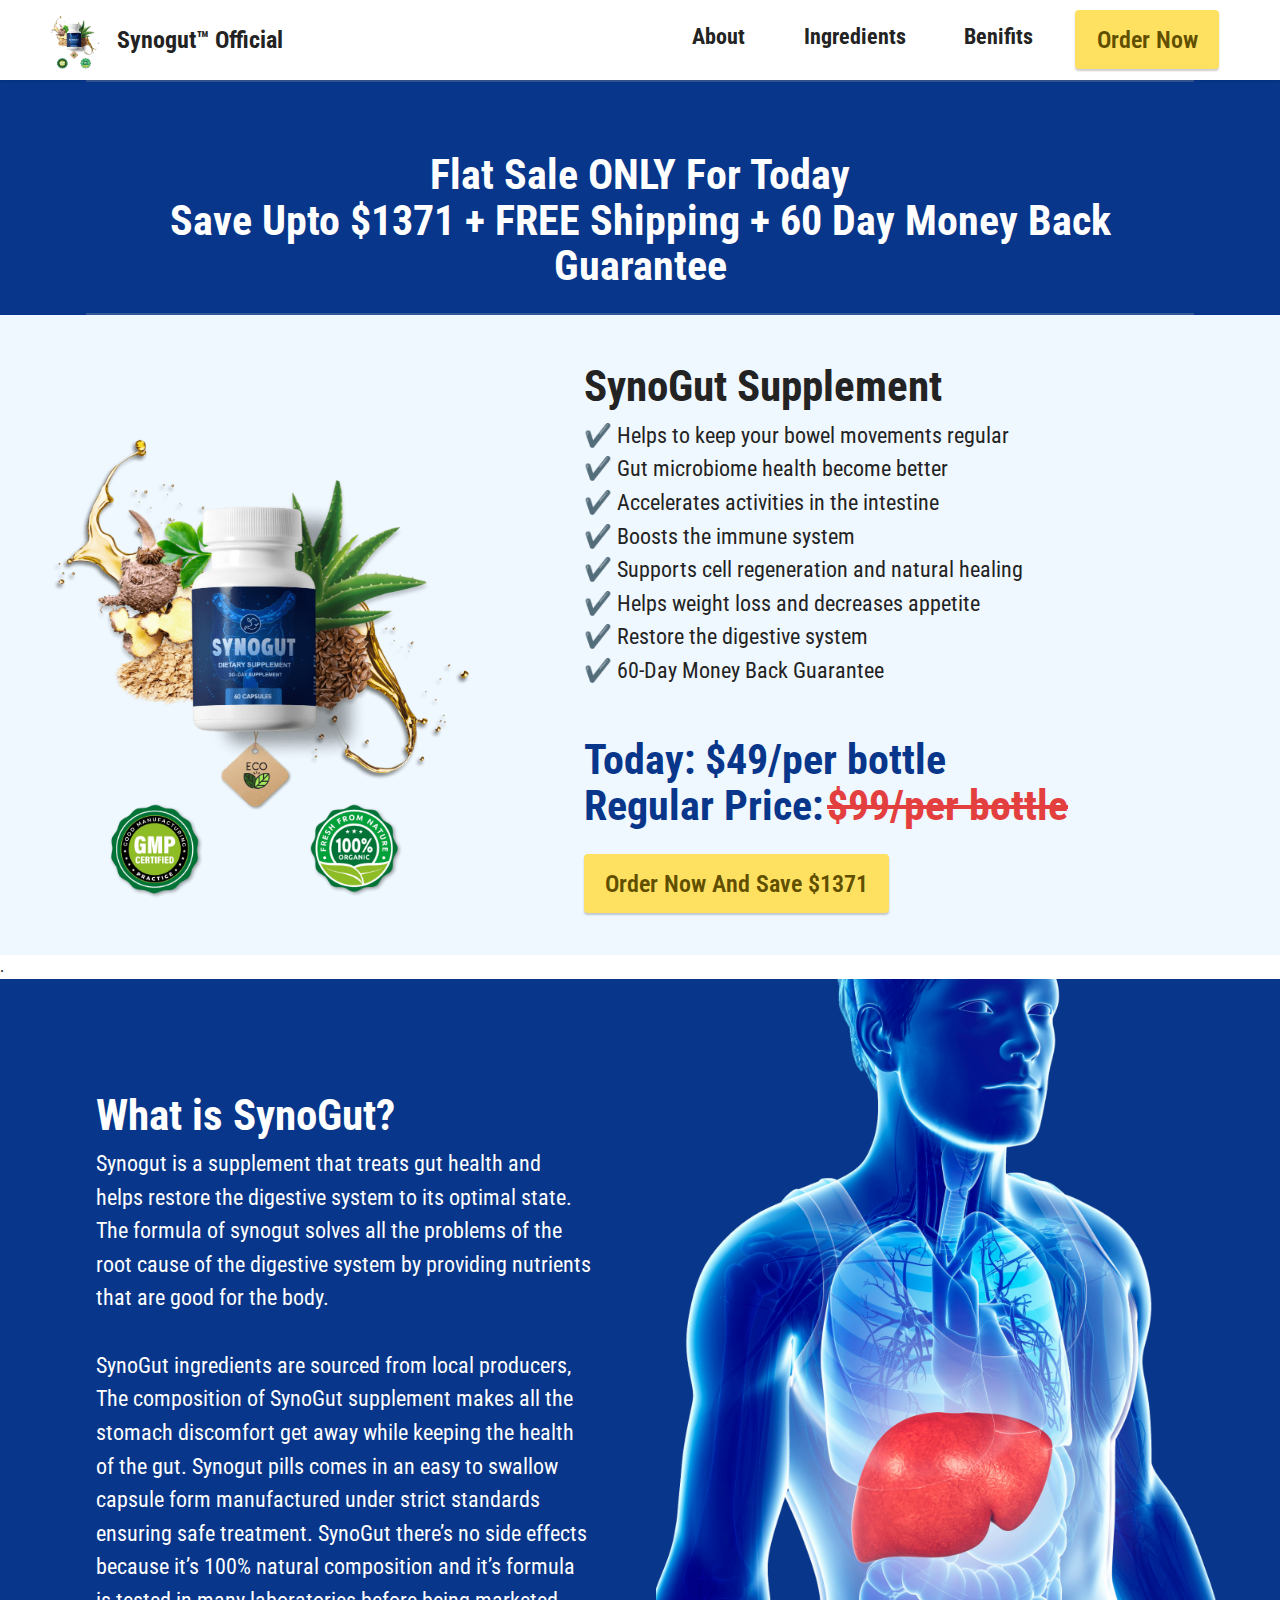
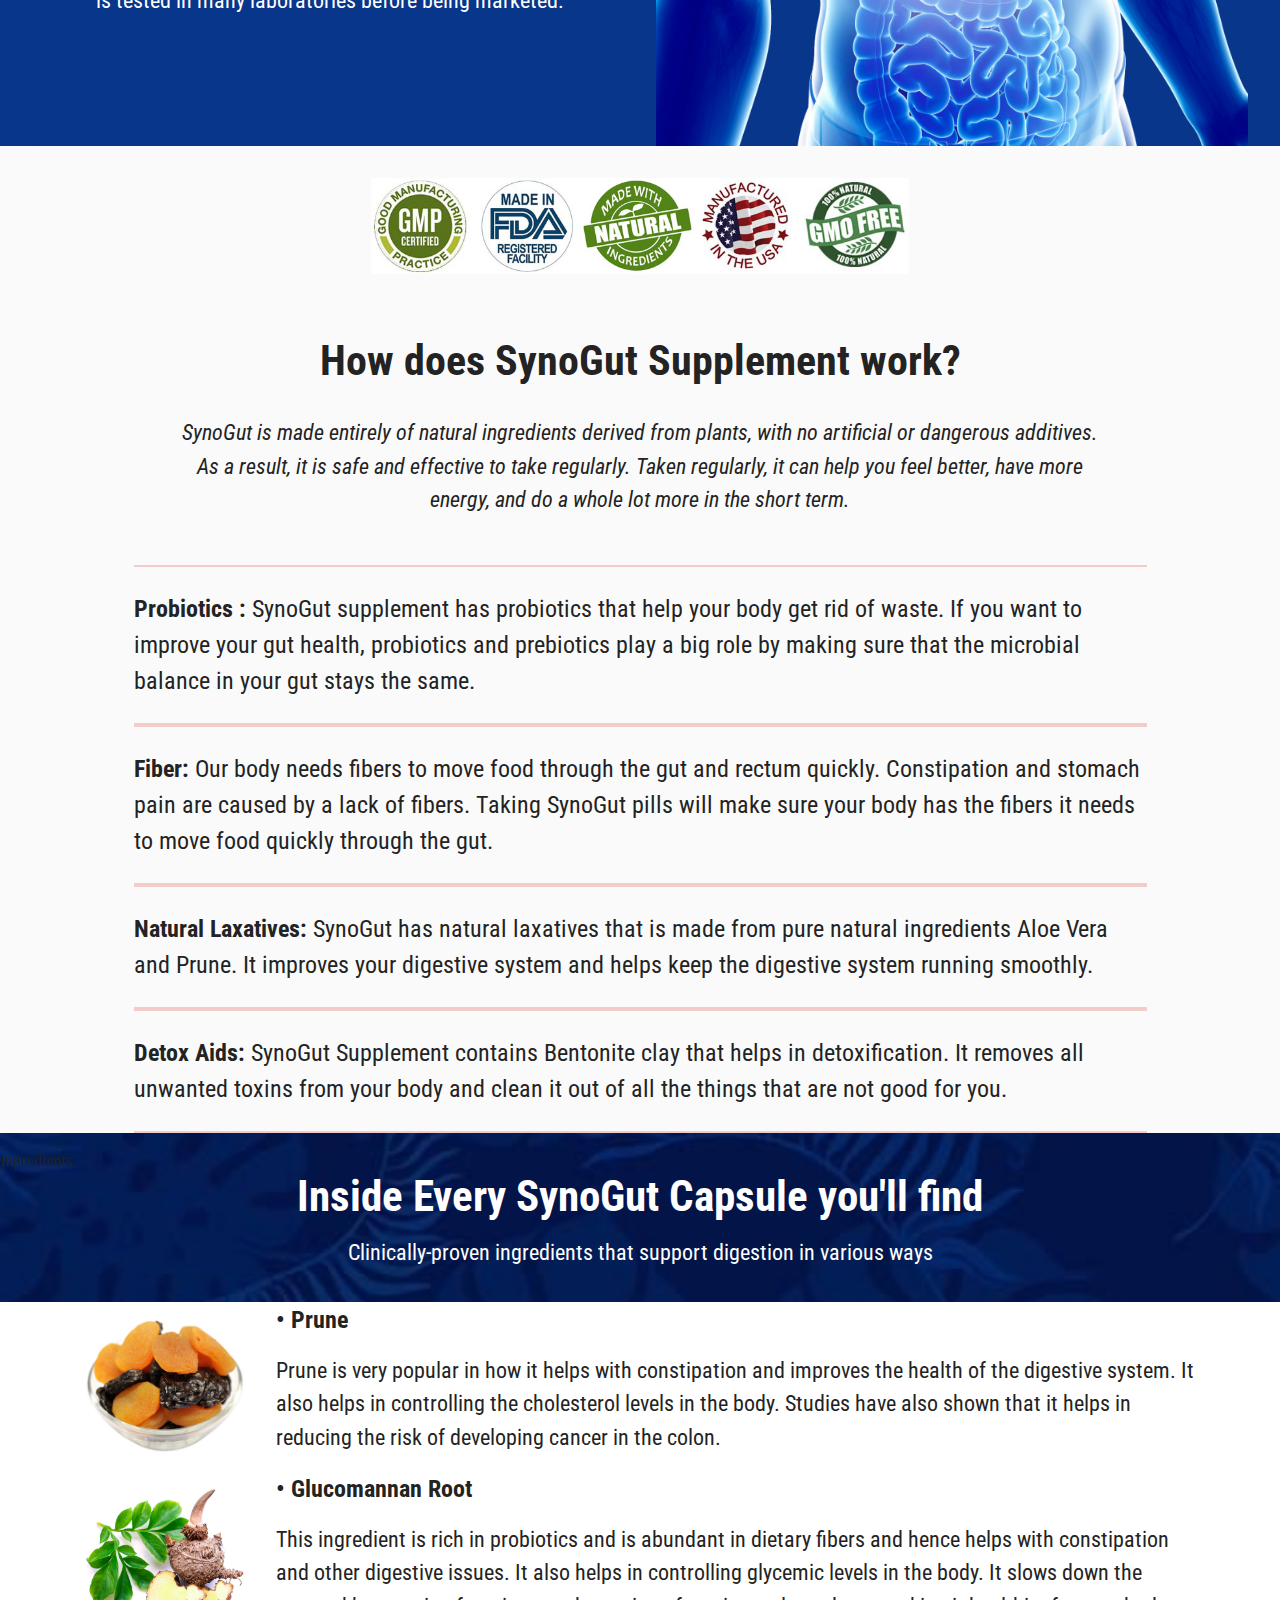
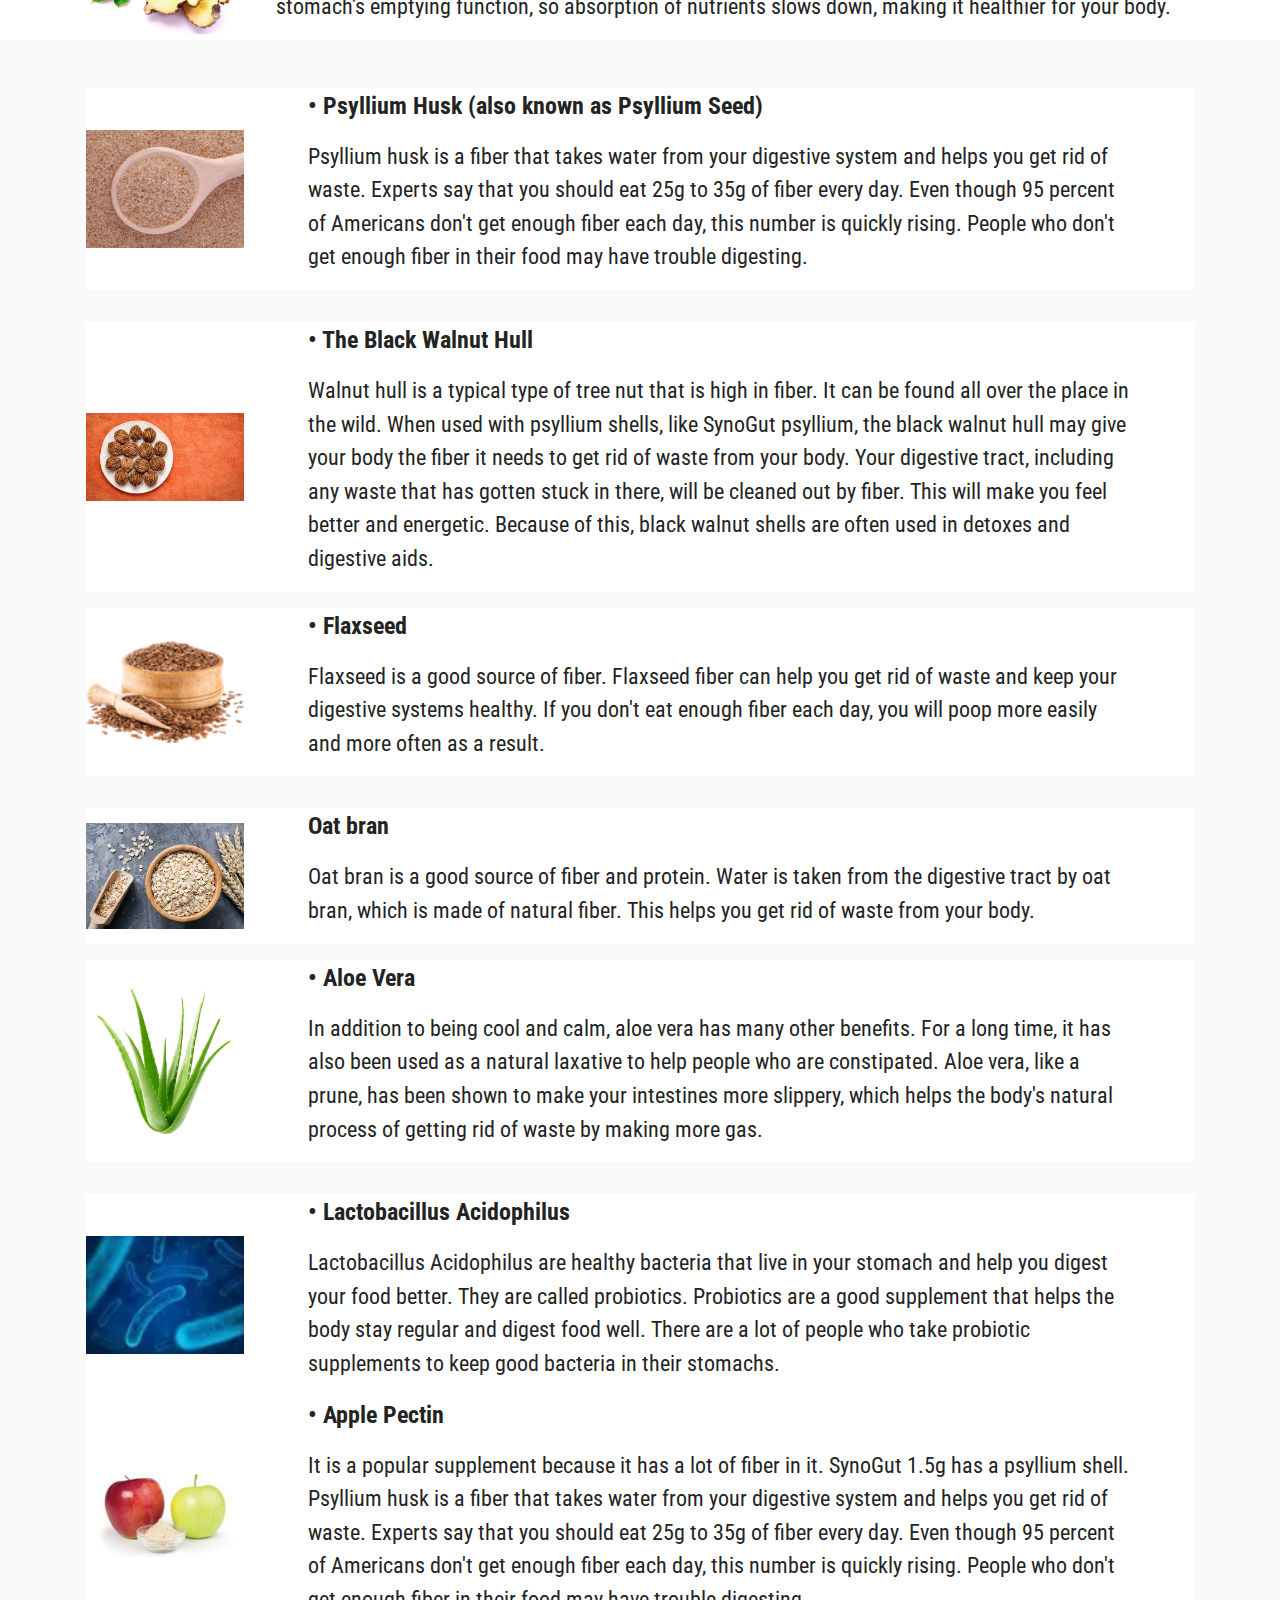
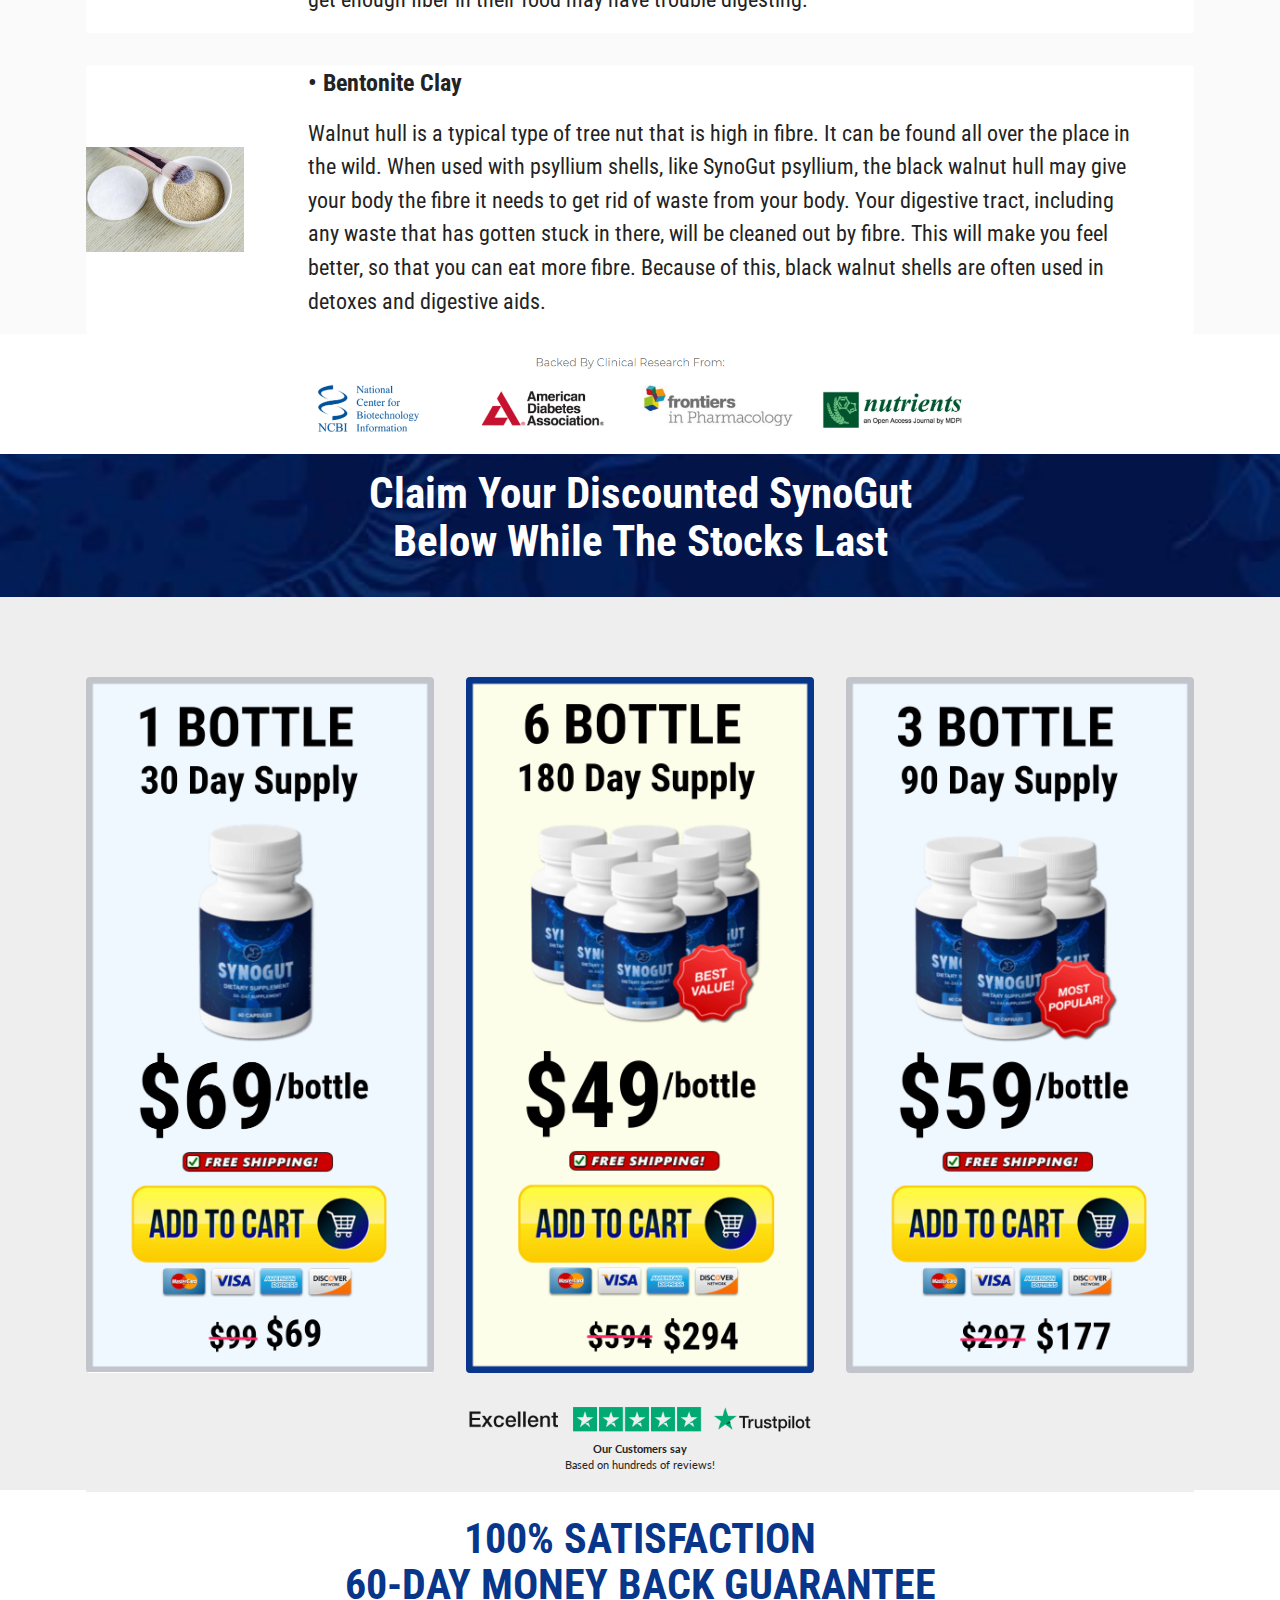
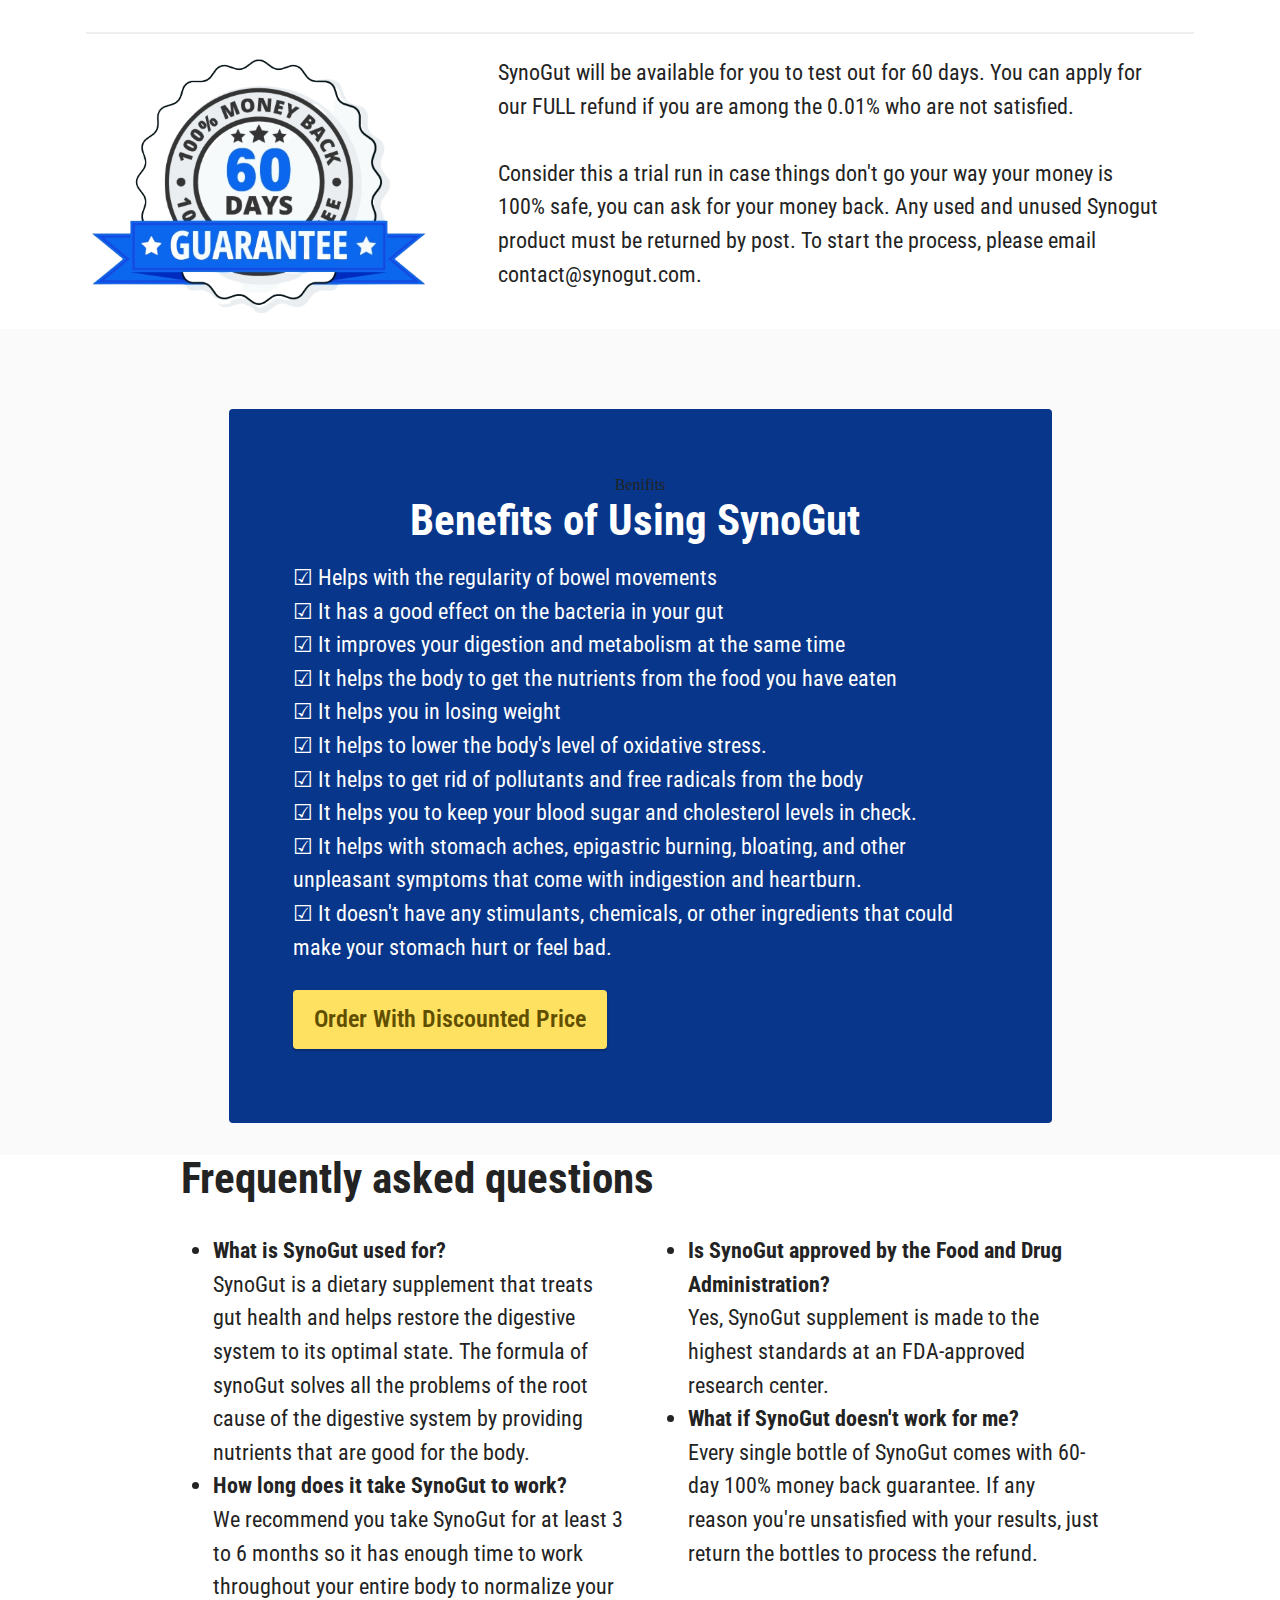
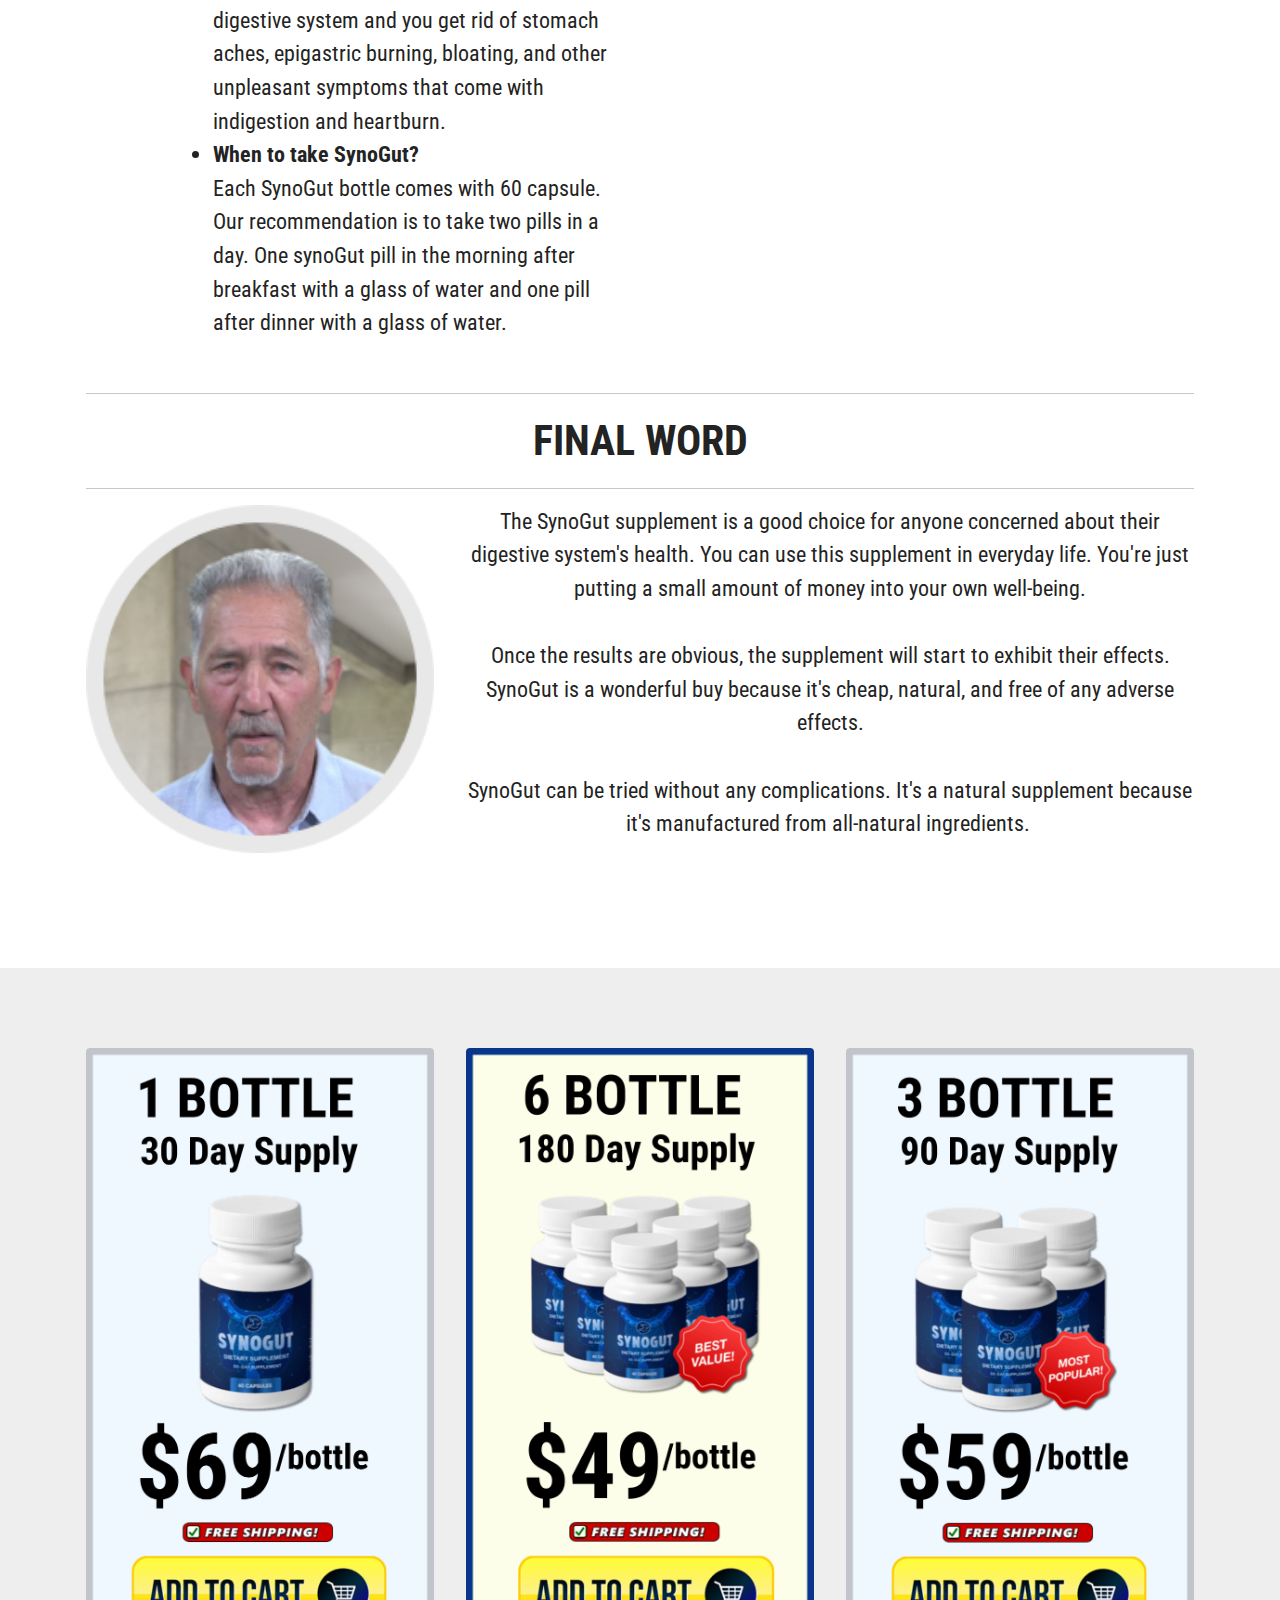
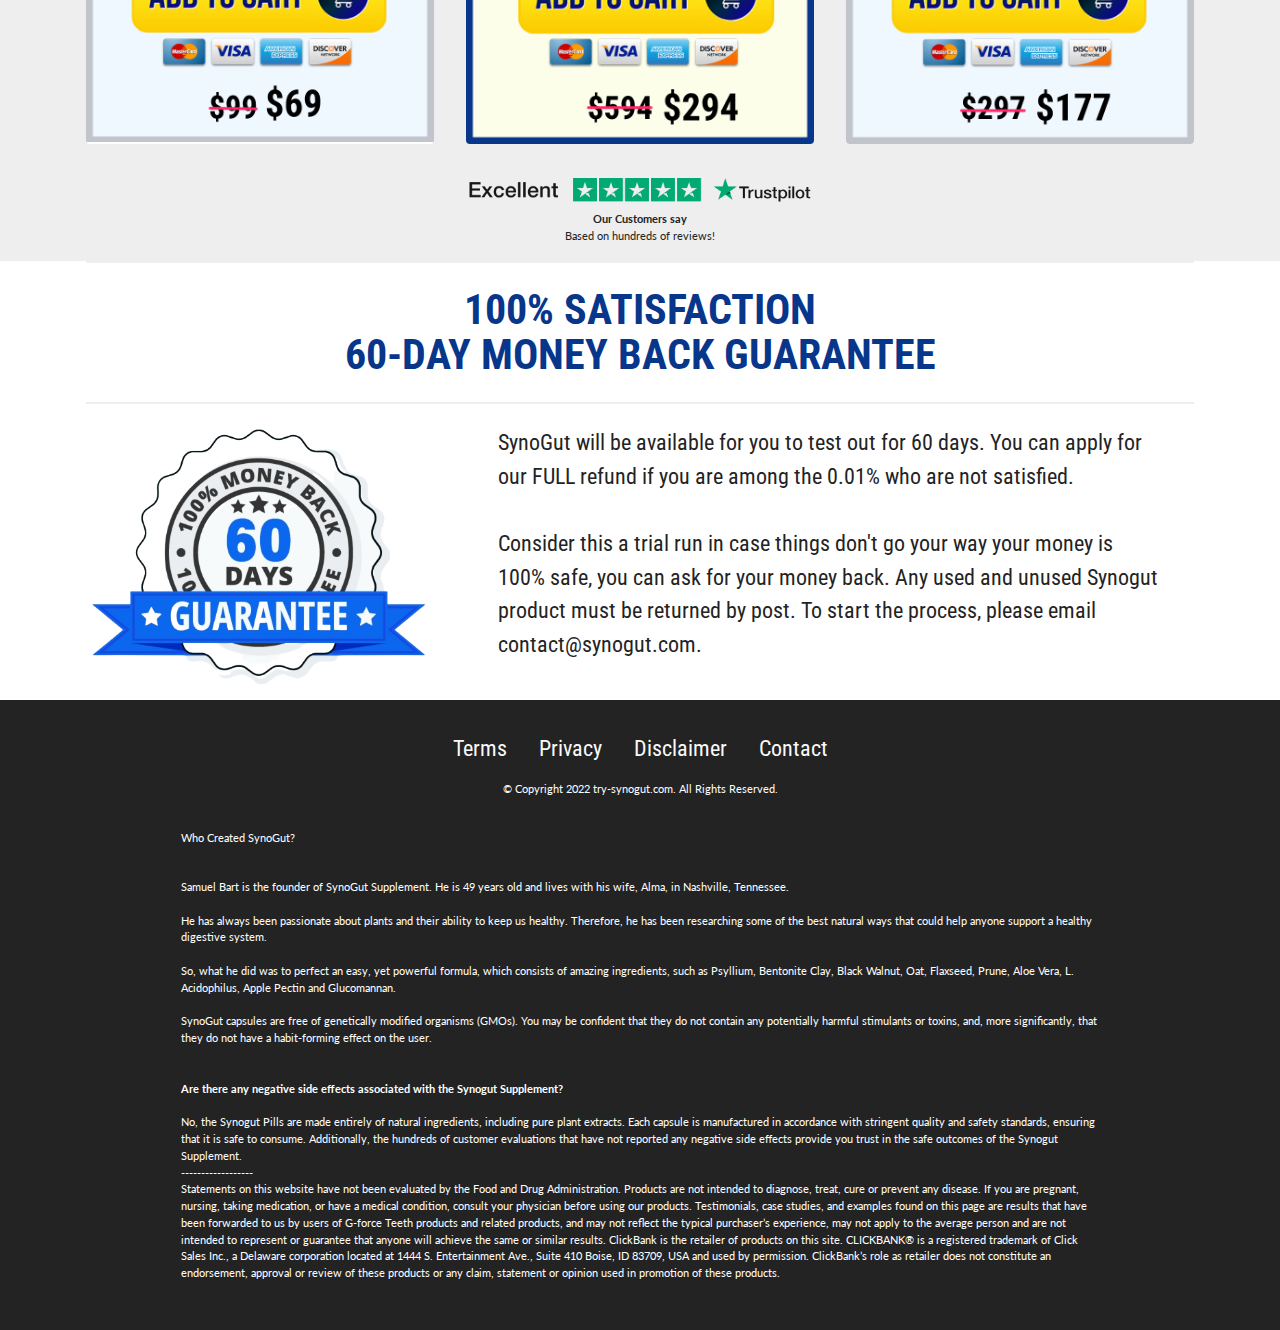
<file: index.html>
<!DOCTYPE html>
<html lang="en">
<head>
<!-- Google Tag Manager -->
<script>(function(w,d,s,l,i){w[l]=w[l]||[];w[l].push({'gtm.start':
new Date().getTime(),event:'gtm.js'});var f=d.getElementsByTagName(s)[0],
j=d.createElement(s),dl=l!='dataLayer'?'&l='+l:'';j.async=true;j.src=
'https://www.googletagmanager.com/gtm.js?id='+i+dl;f.parentNode.insertBefore(j,f);
})(window,document,'script','dataLayer','GTM-NKZ5V3B');</script>
<!-- End Google Tag Manager -->

  <meta charset="UTF-8">
  <meta http-equiv="X-UA-Compatible" content="IE=edge">

  <meta name="twitter:card" content="summary_large_image"/>
  <meta name="twitter:image:src" content="assets/images/index-meta.png">
  <meta property="og:image" content="assets/images/index-meta.png">
  <meta name="twitter:title" content="SynoGut™ Supplement - Why Is It Right For You?">
  <meta name="viewport" content="width=device-width, initial-scale=1, minimum-scale=1">
  <link rel="shortcut icon" href="assets/images/tsl-main-min.png" type="image/x-icon">
  <meta name="description" content="Synogut supplement treats gut health and helps restore the digestive system to its optimal state. Don't Buy SynoGut Unless You've Seen This Massive Discount">
  <meta name="Keywords" content="SynoGut, SynoGut Supplement, SynoGut Pills, SynoGut Ingredients, buy synogut">
  
  
  <title>SynoGut Supplement (Official) - Why Is It Right For You? - 2022</title>
  <link rel="stylesheet" href="assets/web/assets/mobirise-icons2/mobirise2.css">
  <link rel="stylesheet" href="assets/web/assets/mobirise-icons/mobirise-icons.css">
  <link rel="stylesheet" href="assets/bootstrap/css/bootstrap.min.css">
  <link rel="stylesheet" href="assets/bootstrap/css/bootstrap-grid.min.css">
  <link rel="stylesheet" href="assets/bootstrap/css/bootstrap-reboot.min.css">
  <link rel="stylesheet" href="assets/dropdown/css/style.css">
  <link rel="stylesheet" href="assets/socicon/css/styles.css">
  <link rel="stylesheet" href="assets/theme/css/style.css">
  <link rel="preload" href="https://fonts.googleapis.com/css?family=Roboto+Condensed:300,300i,400,400i,700,700i&display=swap" as="style" onload="this.onload=null;this.rel='stylesheet'">
  <noscript><link rel="stylesheet" href="https://fonts.googleapis.com/css?family=Roboto+Condensed:300,300i,400,400i,700,700i&display=swap"></noscript>
  <link rel="preload" href="https://fonts.googleapis.com/css?family=Lato:100,100i,300,300i,400,400i,700,700i,900,900i&display=swap" as="style" onload="this.onload=null;this.rel='stylesheet'">
  <noscript><link rel="stylesheet" href="https://fonts.googleapis.com/css?family=Lato:100,100i,300,300i,400,400i,700,700i,900,900i&display=swap"></noscript>
  <link rel="preload" as="style" href="assets/mobirise/css/mbr-additional.css"><link rel="stylesheet" href="assets/mobirise/css/mbr-additional.css" type="text/css">
  
 <script type="application/ld+json">
{
  "@context": "https://schema.org/", 
  "@type": "Product", 
  "name": "SynoGut",
  "image": "https://synogut.com/statics/img/tsl-main-min.png",
  "description": "Synogut supplement treats gut health and helps restore the digestive system to its optimal state. The formula of SynoGut solves all the problems of the root cause of the digestive system by providing nutrients that are good for the body.",
  "brand": {
    "@type": "Brand",
    "name": "SynoGut"
  },
  "offers": {
    "@type": "Offer",
    "url": "https://try-synogut.com",
    "priceCurrency": "USD",
    "price": "49",
    "availability": "https://schema.org/InStock"
  },
  "aggregateRating": {
    "@type": "AggregateRating",
    "ratingValue": "4.9",
    "bestRating": "5",
    "worstRating": "4",
    "ratingCount": "100"
  }
}
</script>
  
</head>
<body>
  <!-- Google Tag Manager (noscript) -->
<noscript><iframe src="https://www.googletagmanager.com/ns.html?id=GTM-NKZ5V3B"
height="0" width="0" style="display:none;visibility:hidden"></iframe></noscript>
<!-- End Google Tag Manager (noscript) -->
  <section data-bs-version="5.1" class="menu menu2 cid-sWQq3si1P1" once="menu" id="menu2-0">
    
    <nav class="navbar navbar-dropdown navbar-expand-lg">
        <div class="container-fluid">
            <div class="navbar-brand">
                <span class="navbar-logo">
                    <a href="https://780c47wix8rbwt2m-aq25dcke2.hop.clickbank.net/?cbpage=tsl&tid=BING" target="_blank">
                        <img src="assets/images/tsl-main-min.png" alt="Synogut™ Official" style="height: 3.7rem;">
                    </a>
                </span>
                <span class="navbar-caption-wrap"><a class="navbar-caption text-black text-primary display-5" href="https://780c47wix8rbwt2m-aq25dcke2.hop.clickbank.net/?cbpage=tsl&tid=BING">Synogut™ Official</a></span>
            </div>
            <button class="navbar-toggler" type="button" data-toggle="collapse" data-bs-toggle="collapse" data-target="#navbarSupportedContent" data-bs-target="#navbarSupportedContent" aria-controls="navbarNavAltMarkup" aria-expanded="false" aria-label="Toggle navigation">
                <div class="hamburger">
                    <span></span>
                    <span></span>
                    <span></span>
                    <span></span>
                </div>
            </button>
            <div class="collapse navbar-collapse" id="navbarSupportedContent">
                <ul class="navbar-nav nav-dropdown" data-app-modern-menu="true"><li class="nav-item"><a class="nav-link link text-black display-7" href="https://mobiri.se"><p><br></p></a></li>
                    <li class="nav-item"><a class="nav-link link text-black text-primary display-7" href="#SynoGut_About"><strong>About</strong></a></li><li class="nav-item"><a class="nav-link link text-black text-primary display-7" href="#SynoGut_Ingredients"><strong>Ingredients</strong></a></li>
                    <li class="nav-item"><a class="nav-link link text-black text-primary display-7" href="#SynoGut_Benefits-of-Using-SynoGut"><strong>Benifits</strong></a>
                    </li></ul>
                
                <div class="navbar-buttons mbr-section-btn"><a class="btn btn-warning display-5" href="https://780c47wix8rbwt2m-aq25dcke2.hop.clickbank.net/?cbpage=tsl&tid=BING">Order Now</a></div>
            </div>
        </div>
    </nav>
</section>

<section data-bs-version="5.1" class="content6 cid-sWQDtTSApa" id="content6-8">
    
    <div class="container">
        <div class="row justify-content-center">
            <div class="col-md-12 col-lg-12">
                <hr class="line">
                <p class="mbr-text align-center mbr-fonts-style my-4 display-2"><strong><br></strong><strong>Flat Sale ONLY For Today</strong><br><strong>Save Upto $1371 + FREE Shipping&nbsp;</strong><strong>+ 60 Day Money Back Guarantee</strong></p>
                <hr class="line">
            </div>
        </div>
    </div>
</section>

<section data-bs-version="5.1" class="features6 cid-sWQNh7fB9P" id="features7-a">
    <!---->
    

    
    <div class="container-fluid">
        <div class="card-wrapper">
            <div class="row align-items-center">
                <div class="col-12 col-lg-5">
                    <div class="image-wrapper">
                        <a href="https://780c47wix8rbwt2m-aq25dcke2.hop.clickbank.net/?cbpage=tsl&tid=BING" target="_blank"><img src="assets/images/tsl-main-min.png" alt="Synogut"></a>
                    </div>
                </div>
                <div class="col-12 col-lg">
                    <div class="text-box">
                        <h1 class="mbr-title mbr-fonts-style display-1"><strong>SynoGut Supplement&nbsp; &nbsp; &nbsp; &nbsp; &nbsp;&nbsp;</strong><strong><br></strong></h1>
                        <p class="mbr-text mbr-fonts-style display-7">✔️ Helps to keep your bowel movements regular<br>✔️ Gut microbiome health become better&nbsp;<br>✔️&nbsp;Accelerates activities in the intestine<br>✔️&nbsp;Boosts the immune system<br>✔️&nbsp;Supports cell regeneration and natural healing<br>✔️&nbsp;Helps weight loss and decreases appetite<br>✔️ Restore the digestive system<br>✔️&nbsp;60-Day Money Back Guarantee<br><br></p>
                        <div class="cost">
                            <span class="currentcost mbr-fonts-style pr-2 display-2"><strong>Today: $49/per bottle</strong><br><strong>Regular Price:</strong></span>
                            <span class="oldcost mbr-fonts-style display-2"><strong>$99/per bottle</strong><br></span>
                        </div>
                        <div class="mbr-section-btn pt-3"><a href="https://780c47wix8rbwt2m-aq25dcke2.hop.clickbank.net/?cbpage=tsl&tid=BING" class="btn btn-warning display-5">Order Now And Save $1371</a></div>
                    </div>
                </div>
            </div>
        </div>
    </div>
</section>
<a id="SynoGut_About">.</a>
<section data-bs-version="5.1" class="features6 cid-sXcMftIGKx" id="features7-h">
    <!---->
    

    
    <div class="container-fluid">
        <div class="card-wrapper">
            <div class="row align-items-center flex-row-reverse">
                <div class="col-12 col-lg-6">
                    <div class="image-wrapper">
                        <a href="https://07cbd4pn7cxeoy7q3b26-j0r3r.hop.clickbank.net/?tid=BING"><img src="assets/images/synogut-supplement-2.png" alt="Synogut supplement"></a>
                    </div>
                </div>
                <div class="col-12 col-lg">
                    <div class="text-box">
                        <h5 class="mbr-title mbr-fonts-style display-1"><strong>What is SynoGut?</strong></h5>
                        <p class="mbr-text mbr-fonts-style display-7">Synogut is a supplement that treats gut health and helps restore the digestive system to its optimal state. The formula of synogut solves all the problems of the root cause of the digestive system by providing nutrients that are good for the body.<br><br>SynoGut ingredients are sourced from local producers, The composition of SynoGut supplement makes all the stomach discomfort get away while keeping the health of the gut. Synogut pills comes in an easy to swallow capsule form manufactured under strict standards ensuring safe treatment. SynoGut there’s no side effects because it’s 100% natural composition and it’s formula is tested in many laboratories before being marketed.<br></p>
                        
                        
                    </div>
                </div>
            </div>
        </div>
    </div>
</section>

<section data-bs-version="5.1" class="image3 cid-sXfaEFf1uJ" id="image3-i">
    

    

    <div class="container">
        <div class="row justify-content-center">
            <div class="col-12 col-lg-6">
                <div class="image-wrapper">
                    <img src="assets/images/icons-fda.jpg" alt="SynoGut FDA Approved">
                    
                </div>
            </div>
        </div>
    </div>
</section>

<section data-bs-version="5.1" class="content4 cid-sXfn7CiQt8" id="content4-k">
    
    
    <div class="container">
        <div class="row justify-content-center">
            <div class="title col-md-12 col-lg-10">
                <h2 class="mbr-section-title mbr-fonts-style align-center mb-4 display-2"><strong>How does SynoGut Supplement work?</strong></h2>
                <h4 class="mbr-section-subtitle align-center mbr-fonts-style mb-4 display-7"><em>SynoGut is made entirely of natural ingredients derived from plants, with no artificial or dangerous additives. As a result, it is safe and effective to take regularly. Taken regularly, it can help you feel better, have more energy, and do a whole lot more in the short term.</em></h4>
                
            </div>
        </div>
    </div>
</section>

<section data-bs-version="5.1" class="content6 cid-sXfGwfyWqd" id="content6-l">
    
    <div class="container">
        <div class="row justify-content-center">
            <div class="col-md-12 col-lg-11">
                <hr class="line">
                <p class="mbr-text align-center mbr-fonts-style my-4 display-5"><strong>Probiotics :</strong>&nbsp;SynoGut supplement has probiotics&nbsp;that&nbsp;help your body get rid of waste. If you want to improve your gut health, probiotics and prebiotics play a big role by making sure that the microbial balance in your gut stays the same.</p>
                <hr class="line">
            </div>
        </div>
    </div>
</section>

<section data-bs-version="5.1" class="content6 cid-sXfH9Cx5Zo" id="content6-n">
    
    <div class="container">
        <div class="row justify-content-center">
            <div class="col-md-12 col-lg-11">
                <hr class="line">
                <p class="mbr-text align-center mbr-fonts-style my-4 display-5"><strong>Fiber:&nbsp;</strong>Our body needs fibers to move food through the gut and rectum quickly. Constipation and stomach pain are caused by a lack of fibers. Taking SynoGut pills will make sure your body has the fibers it needs to move food quickly through the gut.</p>
                <hr class="line">
            </div>
        </div>
    </div>
</section>

<section data-bs-version="5.1" class="content6 cid-sXgEzo6zBD" id="content6-s">
    
    <div class="container">
        <div class="row justify-content-center">
            <div class="col-md-12 col-lg-11">
                <hr class="line">
                <p class="mbr-text align-center mbr-fonts-style my-4 display-5"><strong>Natural Laxatives:</strong>&nbsp;SynoGut has&nbsp;natural laxatives that is made from pure natural ingredients Aloe Vera and Prune. It improves your digestive system and helps keep the digestive system running smoothly.</p>
                <hr class="line">
            </div>
        </div>
    </div>
</section>

<section data-bs-version="5.1" class="content6 cid-sXgEAcyMQg" id="content6-t">
    
    <div class="container">
        <div class="row justify-content-center">
            <div class="col-md-12 col-lg-11">
                <hr class="line">
                <p class="mbr-text align-center mbr-fonts-style my-4 display-5"><strong>Detox Aids:</strong>&nbsp;SynoGut Supplement contains Bentonite clay that helps in detoxification. It removes all unwanted toxins from your body and clean it out of all the things that are not good for you.</p>
                <hr class="line">
            </div>
        </div>
    </div>
</section>

<section data-bs-version="5.1" class="header6 cid-sXkkBRUufI" id="header6-18">

    

    <a id="SynoGut_Ingredients">Ingredients</a>

    <div class="align-center container-fluid">
        <div class="row justify-content-center">
            <div class="col-12 col-lg-10">
			
                <h2 class="mbr-section-title mbr-fonts-style mbr-white mb-3 display-1"><strong>Inside Every SynoGut Capsule you'll find</strong><strong><br></strong></h2>
                <h2 class="mbr-section-subtitle mbr-fonts-style mbr-white mb-3 display-7">Clinically-proven ingredients that support digestion in various ways</h2>
                
                
            </div>
        </div>
    </div>
</section>


	
<section data-bs-version="5.1" class="team2 cid-sXS1Vqnyy7" xmlns="http://www.w3.org/1999/html" id="team2-2j">
    
    
	
    <div class="container">
        <div class="card">
            <div class="card-wrapper">
                <div class="row align-items-center">
                    <div class="col-12 col-md-2">
                        <div class="image-wrapper">
                            <img src="assets/images/apricots-prunes-pitted.jpg" alt=" SynoGut Ingredients prune">
                        </div>
                    </div>
                    <div class="col-12 col-md">
                        <div class="card-box">
                            <h3 class="card-title mbr-fonts-style m-0 mb-3 display-5"><strong>•	Prune</strong></h3>
                            
                            <p class="mbr-text mbr-fonts-style display-7">
                                 Prune is very popular in how it helps with constipation and improves the health of the digestive system. It also helps in controlling the cholesterol levels in the body. Studies have also shown that it helps in reducing the risk of developing cancer in the colon.
                            </p>
                            
                        </div>
                    </div>
                </div>
            </div>
        </div>
        <div class="card">
            <div class="card-wrapper">
                <div class="row align-items-center">
                    <div class="col-12 col-md-2">
                        <div class="image-wrapper">
                            <img src="assets/images/synogut-ingredients-glucomannan-root.jpg" alt="Synogut Ingredients Glucomannan Root">
                        </div>
                    </div>
                    <div class="col-12 col-md">
                        <div class="card-box">
                            <h3 class="card-title mbr-fonts-style m-0 mb-3 display-5"><strong>•	Glucomannan Root</strong></h3>
                            
                            <p class="mbr-text mbr-fonts-style display-7">
                                This ingredient is rich in probiotics and is abundant in dietary fibers and hence helps with constipation and other digestive issues. It also helps in controlling glycemic levels in the body. It slows down the stomach’s emptying function, so absorption of nutrients slows down, making it healthier for your body.
                            </p>
                            
                        </div>
                    </div>
                </div>
            </div>
        </div>
        
    </div>
</section>

<section data-bs-version="5.1" class="team2 cid-sXkimixPFB" xmlns="http://www.w3.org/1999/html" id="team2-17">
    
    
    <div class="container">
        <div class="card">
            <div class="card-wrapper">
                <div class="row align-items-center">
                    <div class="col-12 col-md-2">
                        <div class="image-wrapper">
                            <img src="assets/images/psyllium-husk.jpeg" alt=" SynoGut Ingredients Psyllium Husk">
                        </div>
                    </div>
                    <div class="col-12 col-md">
                        <div class="card-box">
                            <h3 class="card-title mbr-fonts-style m-0 mb-3 display-5"><strong>•	Psyllium Husk (also known as Psyllium Seed)</strong></h3>
                            
                            <p class="mbr-text mbr-fonts-style display-7">Psyllium husk is a fiber that takes water from your digestive system and helps you get rid of waste. Experts say that you should eat 25g to 35g of fiber every day. Even though 95 percent of Americans don't get enough fiber each day, this number is quickly rising. People who don't get enough fiber in their food may have trouble digesting.
                            </p>
                            
                        </div>
                    </div>
                </div>
            </div>
        </div>
        <div class="card">
            <div class="card-wrapper">
                <div class="row align-items-center">
                    <div class="col-12 col-md-2">
                        <div class="image-wrapper">
                            <img src="assets/images/black-walnut-hull-1.jpeg" alt="Synogut Ingredients The Black Walnut Hull">
                        </div>
                    </div>
                    <div class="col-12 col-md">
                        <div class="card-box">
                            <h3 class="card-title mbr-fonts-style m-0 mb-3 display-5"><strong>•	The Black Walnut Hull</strong></h3>
                            
                            <p class="mbr-text mbr-fonts-style display-7">
                                Walnut hull is a typical type of tree nut that is high in fiber. It can be found all over the place in the wild. When used with psyllium shells, like SynoGut psyllium, the black walnut hull may give your body the fiber it needs to get rid of waste from your body. Your digestive tract, including any waste that has gotten stuck in there, will be cleaned out by fiber. This will make you feel better and energetic. Because of this, black walnut shells are often used in detoxes and digestive aids.
                            </p>
                            
                        </div>
                    </div>
                </div>
            </div>
        </div>
        
    </div>
</section>

<section data-bs-version="5.1" class="team2 cid-sXkziPnqXI" xmlns="http://www.w3.org/1999/html" id="team2-19">
    
    
    <div class="container">
        <div class="card">
            <div class="card-wrapper">
                <div class="row align-items-center">
                    <div class="col-12 col-md-2">
                        <div class="image-wrapper">
                            <img src="assets/images/flaxseeds-1.png" alt=" SynoGut Ingredients Flax seeds">
                        </div>
                    </div>
                    <div class="col-12 col-md">
                        <div class="card-box">
                            <h3 class="card-title mbr-fonts-style m-0 mb-3 display-5"><strong>• Flaxseed</strong></h3>
                            
                            <p class="mbr-text mbr-fonts-style display-7">Flaxseed is a good source of fiber. Flaxseed fiber can help you get rid of waste and keep your digestive systems healthy. If you don't eat enough fiber each day, you will poop more easily and more often as a result.
                            </p>
                            
                        </div>
                    </div>
                </div>
            </div>
        </div>
        <div class="card">
            <div class="card-wrapper">
                <div class="row align-items-center">
                    <div class="col-12 col-md-2">
                        <div class="image-wrapper">
                            <img src="assets/images/oat-bran.jpg" alt="Synogut Ingredients oat bran ">
                        </div>
                    </div>
                    <div class="col-12 col-md">
                        <div class="card-box">
                            <h3 class="card-title mbr-fonts-style m-0 mb-3 display-5"><strong>Oat bran&nbsp;</strong></h3>
                            
                            <p class="mbr-text mbr-fonts-style display-7">
                                Oat bran is a good source of fiber and protein. Water is taken from the digestive tract by oat bran, which is made of natural fiber. This helps you get rid of waste from your body.
                            </p>
                            
                        </div>
                    </div>
                </div>
            </div>
        </div>
        
    </div>
</section>

<section data-bs-version="5.1" class="team2 cid-sXkzy8fHwi" xmlns="http://www.w3.org/1999/html" id="team2-1a">
    
    
    <div class="container">
        <div class="card">
            <div class="card-wrapper">
                <div class="row align-items-center">
                    <div class="col-12 col-md-2">
                        <div class="image-wrapper">
                            <img src="assets/images/aloe-vera.jpg" alt=" SynoGut Ingredients Aloe Vera">
                        </div>
                    </div>
                    <div class="col-12 col-md">
                        <div class="card-box">
                            <h3 class="card-title mbr-fonts-style m-0 mb-3 display-5"><strong>•	Aloe Vera</strong></h3>
                            
                            <p class="mbr-text mbr-fonts-style display-7">
                                 In addition to being cool and calm, aloe vera has many other benefits. For a long time, it has also been used as a natural laxative to help people who are constipated. Aloe vera, like a prune, has been shown to make your intestines more slippery, which helps the body's natural process of getting rid of waste by making more gas.
                            </p>
                            
                        </div>
                    </div>
                </div>
            </div>
        </div>
        <div class="card">
            <div class="card-wrapper">
                <div class="row align-items-center">
                    <div class="col-12 col-md-2">
                        <div class="image-wrapper">
                            <img src="assets/images/lactobacillus-acidophilus-1.webp" alt="Synogut Ingredients Lactobacillus Acidophilus">
                        </div>
                    </div>
                    <div class="col-12 col-md">
                        <div class="card-box">
                            <h3 class="card-title mbr-fonts-style m-0 mb-3 display-5"><strong>•	Lactobacillus Acidophilus</strong></h3>
                            
                            <p class="mbr-text mbr-fonts-style display-7">Lactobacillus Acidophilus are healthy bacteria that live in your stomach and help you digest your food better. They are called probiotics. Probiotics are a good supplement that helps the body stay regular and digest food well. There are a lot of people who take probiotic supplements to keep good bacteria in their stomachs.</p>
                            
                        </div>
                    </div>
                </div>
            </div>
        </div>
        
    </div>
</section>

<section data-bs-version="5.1" class="team2 cid-sXkzzzgVrv" xmlns="http://www.w3.org/1999/html" id="team2-1b">
    
    
    <div class="container">
        <div class="card">
            <div class="card-wrapper">
                <div class="row align-items-center">
                    <div class="col-12 col-md-2">
                        <div class="image-wrapper">
                            <img src="assets/images/synogut-ingredients-apple-pectin-2.webp" alt="Synogut Ingredients Apple Pectin">
                        </div>
                    </div>
                    <div class="col-12 col-md">
                        <div class="card-box">
                            <h3 class="card-title mbr-fonts-style m-0 mb-3 display-5"><strong>• Apple Pectin</strong></h3>
                            
                            <p class="mbr-text mbr-fonts-style display-7">
                                 It is a popular supplement because it has a lot of fiber in it. SynoGut 1.5g has a psyllium shell. Psyllium husk is a fiber that takes water from your digestive system and helps you get rid of waste. Experts say that you should eat 25g to 35g of fiber every day. Even though 95 percent of Americans don't get enough fiber each day, this number is quickly rising. People who don't get enough fiber in their food may have trouble digesting.
                            </p>
                            
                        </div>
                    </div>
                </div>
            </div>
        </div>
        <div class="card">
            <div class="card-wrapper">
                <div class="row align-items-center">
                    <div class="col-12 col-md-2">
                        <div class="image-wrapper">
                            <img src="assets/images/bentonite-clay.jpeg" alt="Synogut Ingredients Bentonite Clay">
                        </div>
                    </div>
                    <div class="col-12 col-md">
                        <div class="card-box">
                            <h3 class="card-title mbr-fonts-style m-0 mb-3 display-5"><strong>• Bentonite Clay</strong></h3>
                            
                            <p class="mbr-text mbr-fonts-style display-7">
                                Walnut hull is a typical type of tree nut that is high in fibre. It can be found all over the place in the wild. When used with psyllium shells, like SynoGut psyllium, the black walnut hull may give your body the fibre it needs to get rid of waste from your body. Your digestive tract, including any waste that has gotten stuck in there, will be cleaned out by fibre. This will make you feel better, so that you can eat more fibre. Because of this, black walnut shells are often used in detoxes and digestive aids.
                            </p>
                            
                        </div>
                    </div>
                </div>
            </div>
        </div>
        
    </div>
</section>
	
<section data-bs-version="5.1" class="image3 cid-sXooFtHdNY" id="image3-1e">
    

    

    <div class="container">
        <div class="row justify-content-center">
            <div class="col-12 col-lg-8">
                <div class="image-wrapper">
                    <img src="assets/images/backed-by-clinical-research-from-1327x219.png" alt="Backed by science">
                    
                </div>
            </div>
        </div>
    </div>
</section>

<section data-bs-version="5.1" class="header6 cid-sXjwZa6YcF" id="header6-11">

    

    

    <div class="align-center container-fluid">
        <div class="row justify-content-center">
            <div class="col-12 col-lg-10">
                <h2 class="mbr-section-title mbr-fonts-style mbr-white mb-3 display-1"><strong>Claim Your Discounted SynoGut</strong><br><strong>Below While The Stocks Last</strong></h2>
                
                
                
            </div>
        </div>
    </div>
</section>

<section data-bs-version="5.1" class="features4 cid-sXgOFyyqNM" id="features4-x">
    
    
    <div class="container">
        
        <div class="row mt-4">
            <div class="item features-image сol-12 col-md-6 col-lg-4">
                <div class="item-wrapper">
                    <div class="item-img">
                        <a href="https://780c47wix8rbwt2m-aq25dcke2.hop.clickbank.net/?cbpage=tsl&tid=BING"><img src="assets/images/synogut-supplement-1-bottle-2.png" alt="synogut supplement 1 bottle" title=""></a>
                    </div>
                    
                    
                </div>
            </div>
            <div class="item features-image сol-12 col-md-6 col-lg-4">
                <div class="item-wrapper">
                    <div class="item-img">
                        <a href="https://780c47wix8rbwt2m-aq25dcke2.hop.clickbank.net/?cbpage=tsl&tid=BING"><img src="assets/images/synogut-supplement-6-bottle-2.png" alt="SynoGut Supplement 6 Bottles" title=""></a>
                    </div>
                    
                    
                </div>
            </div>
            <div class="item features-image сol-12 col-md-6 col-lg-4">
                <div class="item-wrapper">
                    <div class="item-img">
                        <a href="https://780c47wix8rbwt2m-aq25dcke2.hop.clickbank.net/?cbpage=tsl&tid=BING"><img src="assets/images/synogut-supplement-3-bottle.png" alt="SynoGut Supplement 3 Bottles" title=""></a>
                    </div>
                    
                    
                </div>
            </div>

        </div>
    </div>
</section>

<section data-bs-version="5.1" class="image3 cid-sXjSCRkdGv" id="image3-12">
    

    

    <div class="container">
        <div class="row justify-content-center">
            <div class="col-12 col-lg-4">
                <div class="image-wrapper">
                    <img src="assets/images/trustpilot.png" alt="Synogut Reviews">
                    <p class="mbr-description mbr-fonts-style mt-2 align-center display-4"><strong>Our Customers say</strong><br>Based on hundreds of reviews!</p>
                </div>
            </div>
        </div>
    </div>
</section>

<section data-bs-version="5.1" class="content6 cid-sXjUKcUuGY" id="content6-13">
    
    <div class="container">
        <div class="row justify-content-center">
            <div class="col-md-12 col-lg-12">
                <hr class="line">
                <p class="mbr-text align-center mbr-fonts-style my-4 display-2"><strong>100% SATISFACTION<br>60-DAY MONEY BACK GUARANTEE</strong></p>
                <hr class="line">
            </div>
        </div>
    </div>
</section>

<section data-bs-version="5.1" class="header11 cid-sXjVt9T8ty" id="header11-14">

    

    

    <div class="container">
        <div class="row justify-content-center">
            <div class="col-12 col-md-4 image-wrapper">
                <a href="https://780c47wix8rbwt2m-aq25dcke2.hop.clickbank.net/?cbpage=tsl&tid=BING"><img class="w-100" src="assets/images/synogut-supplement-60-day-money-back-guarantee.png" alt="Synogut pills money back guarantee"></a>
            </div>
            <div class="col-12 col-md">
                <div class="text-wrapper text-center">
                    
                    <p class="mbr-text mbr-fonts-style display-7">SynoGut will be available for you to test out for 60 days. You can apply for our FULL refund if you are among the 0.01% who are not satisfied.
<br>
<br>Consider this a trial run in case things don't go your way your money is 100% safe, you can ask for your money back.&nbsp;Any used and unused Synogut product must be returned by post. To start the process, please email contact@synogut.com.</p>
                    
                </div>
            </div>
        </div>
    </div>
</section>

<section data-bs-version="5.1" class="content15 cid-sXoqbTU1m7" id="content15-1f">

    

    
    <div class="container">
        <div class="row justify-content-center">
            <div class="card col-md-12 col-lg-9">
                <div class="card-wrapper">
                    <div class="card-box align-left">
					<a id="SynoGut_Benefits-of-Using-SynoGut">Benifits</a>
                        <h2 class="card-title mbr-fonts-style mbr-white mb-3 display-1"><strong>Benefits of Using SynoGut&nbsp;</strong></h2>
                        <p class="mbr-text mbr-fonts-style display-7">☑ Helps with the regularity of bowel movements<br>☑ It has a good effect on the bacteria in your gut<br>☑ It improves your digestion and metabolism at the same time<br>☑ It helps the body to get the nutrients from the food you have eaten<br>☑ It helps you in losing weight<br>☑ It helps to lower the body's level of oxidative stress.<br>☑ It helps to get rid of pollutants and free radicals from the body<br>☑&nbsp;It helps you to keep your blood sugar and cholesterol levels in check.<br>☑ It helps with stomach aches, epigastric burning, bloating, and other unpleasant symptoms that come with indigestion and heartburn.<br>☑ It doesn't have any stimulants, chemicals, or other ingredients that could make your stomach hurt or feel bad.<br></p>
                        <div class="mbr-section-btn mt-3"><a class="btn btn-warning display-5" href="https://780c47wix8rbwt2m-aq25dcke2.hop.clickbank.net/?cbpage=tsl&tid=BING">Order With Discounted Price</a></div>
                    </div>
                </div>
            </div>
        </div>
    </div>
</section>

<section data-bs-version="5.1" class="content13 cid-sXPIVI1zwF" id="content13-2i">
    
    
    <div class="container">
        <div class="row justify-content-center">
            <div class="col-md-12 col-lg-10">
                <h2 class="mbr-section-title mbr-fonts-style mb-4 display-1">
                   
			<strong>Frequently asked questions</strong>
                </h2>
            </div>
        </div>
        <div class="row justify-content-center">
            <div class="col-md-12 col-lg-10">
                <div class="row justify-content-center">
                    <div class="col-12 col-lg-6">
                        <ul class="list mbr-fonts-style display-7">
                            <li><strong>What is SynoGut used for?</strong><br>SynoGut is a dietary supplement that treats gut health and helps restore the digestive system to its optimal state. The formula of synoGut solves all the problems of the root cause of the digestive system by providing nutrients that are good for the body.</li>
                            <li><strong>How long does it take SynoGut to work?</strong><br>We recommend you take SynoGut for at least 3 to 6 months so it has enough time to work throughout your entire body to normalize your digestive system and you get rid of stomach aches, epigastric burning, bloating, and other unpleasant symptoms that come with indigestion and heartburn.</li>
                            <li><strong>When to take SynoGut?&nbsp;</strong><br>Each SynoGut bottle comes with 60 capsule. Our recommendation is to take two pills in a day. One synoGut pill in the morning after breakfast with a glass of water and one pill after dinner with a glass of water.</li>
                        </ul>
                    </div>
                    <div class="col-12 col-lg-6">
                        <ul class="list mbr-fonts-style display-7">
                            <li><strong>Is SynoGut approved by the Food and Drug Administration?</strong><br>Yes, SynoGut supplement is made to the highest standards at an FDA-approved research center.&nbsp;</li>
                            <li><strong>What if SynoGut doesn't work for me?<br></strong>Every single bottle of SynoGut comes with 60-day 100% money back guarantee. If any reason you're unsatisfied with your results, just return the bottles to process the refund.</li>
                        </ul>
                    </div>
                </div>
            </div>
        </div>
    </div>
</section>
	
	<section data-bs-version="5.1" class="content6 cid-sXS4czzDdD" id="content6-2k">
    
    <div class="container">
        <div class="row justify-content-center">
            <div class="col-md-12 col-lg-12">
                <hr class="line">
                <h2 class="mbr-text align-center mbr-fonts-style my-4 display-2"><strong>FINAL WORD</strong></h2>
                <hr class="line">
            </div>
        </div>
    </div>
</section>

<section data-bs-version="5.1" class="header11 cid-sXS4kwsmSs" id="header11-2l">

    

    

    <div class="container">
        <div class="row justify-content-center">
            <div class="col-12 col-md-4 image-wrapper">
                <a href="https://780c47wix8rbwt2m-aq25dcke2.hop.clickbank.net/?cbpage=tsl&tid=BING"><img class="w-100" src="assets/images/avatar.png" alt="Synogut pills founder"></a>
            </div>
            <div class="col-12 col-md">
                <div class="text-wrapper text-center">
                    
                    <p class="mbr-text mbr-fonts-style display-7">The SynoGut supplement is a good choice for anyone concerned about their digestive system's health. You can use this supplement in everyday life. You're just putting a small amount of money into your own well-being.<br><br>Once the results are obvious, the supplement will start to exhibit their effects. SynoGut is a wonderful buy because it's cheap, natural, and free of any adverse effects.<br><br>SynoGut can be tried without any complications. It's a natural supplement because it's manufactured from all-natural ingredients.&nbsp;<br></p>
                    
                </div>
            </div>
        </div>
    </div>
</section>
<section data-bs-version="5.1" class="header6 cid-sXS601Sosl" id="header6-2m">

    

    

    <div class="align-center container-fluid">
        <div class="row justify-content-center">
            <div class="col-12 col-lg-10">
                <h2 class="mbr-section-title mbr-fonts-style mbr-white mb-3 display-1"><strong>Claim Your Discounted SynoGut</strong><br><strong>Below While The Stocks Last</strong></h2>
                
                
                
            </div>
        </div>
    </div>
</section>

<section data-bs-version="5.1" class="features4 cid-sXotFj1kZ4" id="features4-1g">
    
    
    <div class="container">
        
        <div class="row mt-4">
            <div class="item features-image сol-12 col-md-6 col-lg-4">
                <div class="item-wrapper">
                    <div class="item-img">
                        <a href="https://780c47wix8rbwt2m-aq25dcke2.hop.clickbank.net/?cbpage=tsl&tid=BING"><img src="assets/images/synogut-supplement-1-bottle-2.png" alt="synogut supplement 1 bottle" title=""></a>
                    </div>
                    
                    
                </div>
            </div>
            <div class="item features-image сol-12 col-md-6 col-lg-4">
                <div class="item-wrapper">
                    <div class="item-img">
                        <a href="https://780c47wix8rbwt2m-aq25dcke2.hop.clickbank.net/?cbpage=tsl&tid=BING"><img src="assets/images/synogut-supplement-6-bottle-2.png" alt="SynoGut Supplement 6 Bottles" title=""></a>
                    </div>
                    
                    
                </div>
            </div>
            <div class="item features-image сol-12 col-md-6 col-lg-4">
                <div class="item-wrapper">
                    <div class="item-img">
                        <a href="https://780c47wix8rbwt2m-aq25dcke2.hop.clickbank.net/?cbpage=tsl&tid=BING"><img src="assets/images/synogut-supplement-3-bottle.png" alt="SynoGut Supplement 3 Bottles" title=""></a>
                    </div>
                    
                    
                </div>
            </div>

        </div>
    </div>
</section>

<section data-bs-version="5.1" class="image3 cid-sXotQCbvvC" id="image3-1h">
    

    

    <div class="container">
        <div class="row justify-content-center">
            <div class="col-12 col-lg-4">
                <div class="image-wrapper">
                    <img src="assets/images/trustpilot.png" alt="Synogut Reviews">
                    <p class="mbr-description mbr-fonts-style mt-2 align-center display-4"><strong>Our Customers say</strong><br>Based on hundreds of reviews!</p>
                </div>
            </div>
        </div>
    </div>
</section>

<section data-bs-version="5.1" class="content6 cid-sXotRAYiPH" id="content6-1i">
    
    <div class="container">
        <div class="row justify-content-center">
            <div class="col-md-12 col-lg-12">
                <hr class="line">
                <p class="mbr-text align-center mbr-fonts-style my-4 display-2"><strong>100% SATISFACTION<br>60-DAY MONEY BACK GUARANTEE</strong></p>
                <hr class="line">
            </div>
        </div>
    </div>
</section>

<section data-bs-version="5.1" class="header11 cid-sXotT2mFt0" id="header11-1j">

    

    

    <div class="container">
        <div class="row justify-content-center">
            <div class="col-12 col-md-4 image-wrapper">
                <a href="https://780c47wix8rbwt2m-aq25dcke2.hop.clickbank.net/?cbpage=tsl&tid=BING"><img class="w-100" src="assets/images/synogut-supplement-60-day-money-back-guarantee.png" alt="Synogut pills money back guarantee"></a>
            </div>
            <div class="col-12 col-md">
                <div class="text-wrapper text-center">
                    
                    <p class="mbr-text mbr-fonts-style display-7">SynoGut will be available for you to test out for 60 days. You can apply for our FULL refund if you are among the 0.01% who are not satisfied.
<br>
<br>Consider this a trial run in case things don't go your way your money is 100% safe, you can ask for your money back.&nbsp;Any used and unused Synogut product must be returned by post. To start the process, please email contact@synogut.com.</p>
                    
                </div>
            </div>
        </div>
    </div>
</section>

<section data-bs-version="5.1" class="footer3 cid-sXN1NREIzM" once="footers" id="footer3-2f">

    

    

    <div class="container">
        <div class="media-container-row align-center mbr-white">
            <div class="row row-links">
                <ul class="foot-menu">
                    
                    
                    
                    
                    
                <li class="foot-menu-item mbr-fonts-style display-7">
                        <a class="text-white text-primary" href="terms.html" target="_blank">Terms</a>
                    </li><li class="foot-menu-item mbr-fonts-style display-7">
                        <a class="text-white text-primary" href="privacy.html" target="_blank">Privacy</a>
                    </li><li class="foot-menu-item mbr-fonts-style display-7">
                        <a class="text-white text-primary" href="disclaimer.html" target="_blank">Disclaimer</a>
                    </li><li class="foot-menu-item mbr-fonts-style display-7">
                        <a class="text-white text-primary" href="https://780c47wix8rbwt2m-aq25dcke2.hop.clickbank.net/?cbpage=tsl&tid=BING">Contact</a>
                    </li></ul>
            </div>
            
            <div class="row row-copirayt">
                <p class="mbr-text mb-0 mbr-fonts-style mbr-white align-center display-4">
                    © Copyright 2022 try-synogut.com. All Rights Reserved.
                </p>
            </div>
        </div>
    </div>
</section>

<section data-bs-version="5.1" class="content5 cid-sXpcGhSfjH" id="content5-1s">
    
    <div class="container">
        <div class="row justify-content-center">
            <div class="col-md-12 col-lg-10">
                
                <h4 class="mbr-section-subtitle mbr-fonts-style mb-4 display-4">
                    Who Created SynoGut?</h4>
                <p class="mbr-text mbr-fonts-style display-4">
                    Samuel Bart is the founder of SynoGut Supplement. He is 49 years old and lives with his wife, Alma, in Nashville, Tennessee.
<br>
<br>He has always been passionate about plants and their ability to keep us healthy. Therefore, he has been&nbsp;researching some of the best natural ways that could help anyone support a healthy digestive system.
<br>
<br>So, what he did was to perfect an easy, yet powerful formula, which consists of amazing ingredients, such&nbsp;as Psyllium, Bentonite Clay, Black Walnut, Oat, Flaxseed, Prune, Aloe Vera, L. Acidophilus, Apple Pectin&nbsp;and Glucomannan.<br><br>SynoGut capsules are free of genetically modified organisms (GMOs). You may be confident that they do not contain any potentially harmful stimulants or toxins, and, more significantly, that they do not have a habit-forming effect on the user.<br><br><br><strong>Are there any negative side effects associated with the Synogut Supplement?</strong><br><strong><br></strong>No, the Synogut Pills are made entirely of natural ingredients, including pure plant extracts. Each capsule is manufactured in accordance with stringent quality and safety standards, ensuring that it is safe to consume. Additionally, the hundreds of customer evaluations that have not reported any negative side effects provide you trust in the safe outcomes of the Synogut Supplement.<br>------------------<br>Statements on this website have not been evaluated by the Food and Drug Administration. Products are not intended to diagnose, treat, cure or prevent any disease. If you are pregnant, nursing, taking medication, or have a medical condition, consult your physician before using our products. Testimonials, case studies, and examples found on this page are results that have been forwarded to us by users of G-force Teeth products and related products, and may not reflect the typical purchaser’s experience, may not apply to the average person and are not intended to represent or guarantee that anyone will achieve the same or similar results. ClickBank is the retailer of products on this site. CLICKBANK® is a registered trademark of Click Sales Inc., a Delaware corporation located at 1444 S. Entertainment Ave., Suite 410 Boise, ID 83709, USA and used by permission. ClickBank’s role as retailer does not constitute an endorsement, approval or review of these products or any claim, statement or opinion used in promotion of these products.<br></p>
            </div>
        </div>
    </div>
 
  
 
  </body>
</html>
	<script type="application/ld+json">
{
  "@context": "https://schema.org",
  "@type": "FAQ",
  "mainEntity": [{
    "@type": "Question",
    "name": "What is SynoGut used for?",
    "acceptedAnswer": {
      "@type": "Answer",
      "text": "SynoGut is a dietary supplement that treats gut health and helps restore the digestive system to its optimal state. The formula of synogut solves all the problems of the root cause of the digestive system by providing nutrients that are good for the body."
    }
  },{
    "@type": "Question",
    "name": "How long does it take SynoGut to work?",
    "acceptedAnswer": {
      "@type": "Answer",
      "text": "We recommend taking SynoGut for at least 3 to 6 months so it has enough time to work throughout your entire body to normalize your digestive system and get rid of stomach aches, epigastric burning, bloating, and other unpleasant symptoms that come with indigestion and heartburn."
    }
  },{
    "@type": "Question",
    "name": "How much does SynoGut cost?",
    "acceptedAnswer": {
      "@type": "Answer",
      "text": "You can get SynoGut in three different packages that cost less if you buy for 180-Day supply.
• SynoGut Basic Package (30 day supply) – 1 bottle at $69
• Most Popular Package (90 days supply) – 3 bottles at $59
• Best Value Package (180 days supply) – 6 bottles at $49"
    }
  },{
    "@type": "Question",
    "name": "When to take SynoGut?",
    "acceptedAnswer": {
      "@type": "Answer",
      "text": "Each SynoGut bottle comes with 60 capsule. Our recommendation is to take two pills in a day. One synoGut pill in the morning after breakfast with a glass of water and one pill after dinner with a glass of water."
    }
  },{
    "@type": "Question",
    "name": "Is SynoGut approved by the Food and Drug Administration?",
    "acceptedAnswer": {
      "@type": "Answer",
      "text": "Yes, SynoGut supplement is made to the highest standards at an FDA-approved research center."
    }
  },{
    "@type": "Question",
    "name": "What if SynoGut doesn't work for me?",
    "acceptedAnswer": {
      "@type": "Answer",
      "text": "Every single bottle of SynoGut comes with a 60-day 100% money-back guarantee. If any reason you're unsatisfied with your results, just return the bottles to process the refund."
    }
  }]
}
</script>
</file>
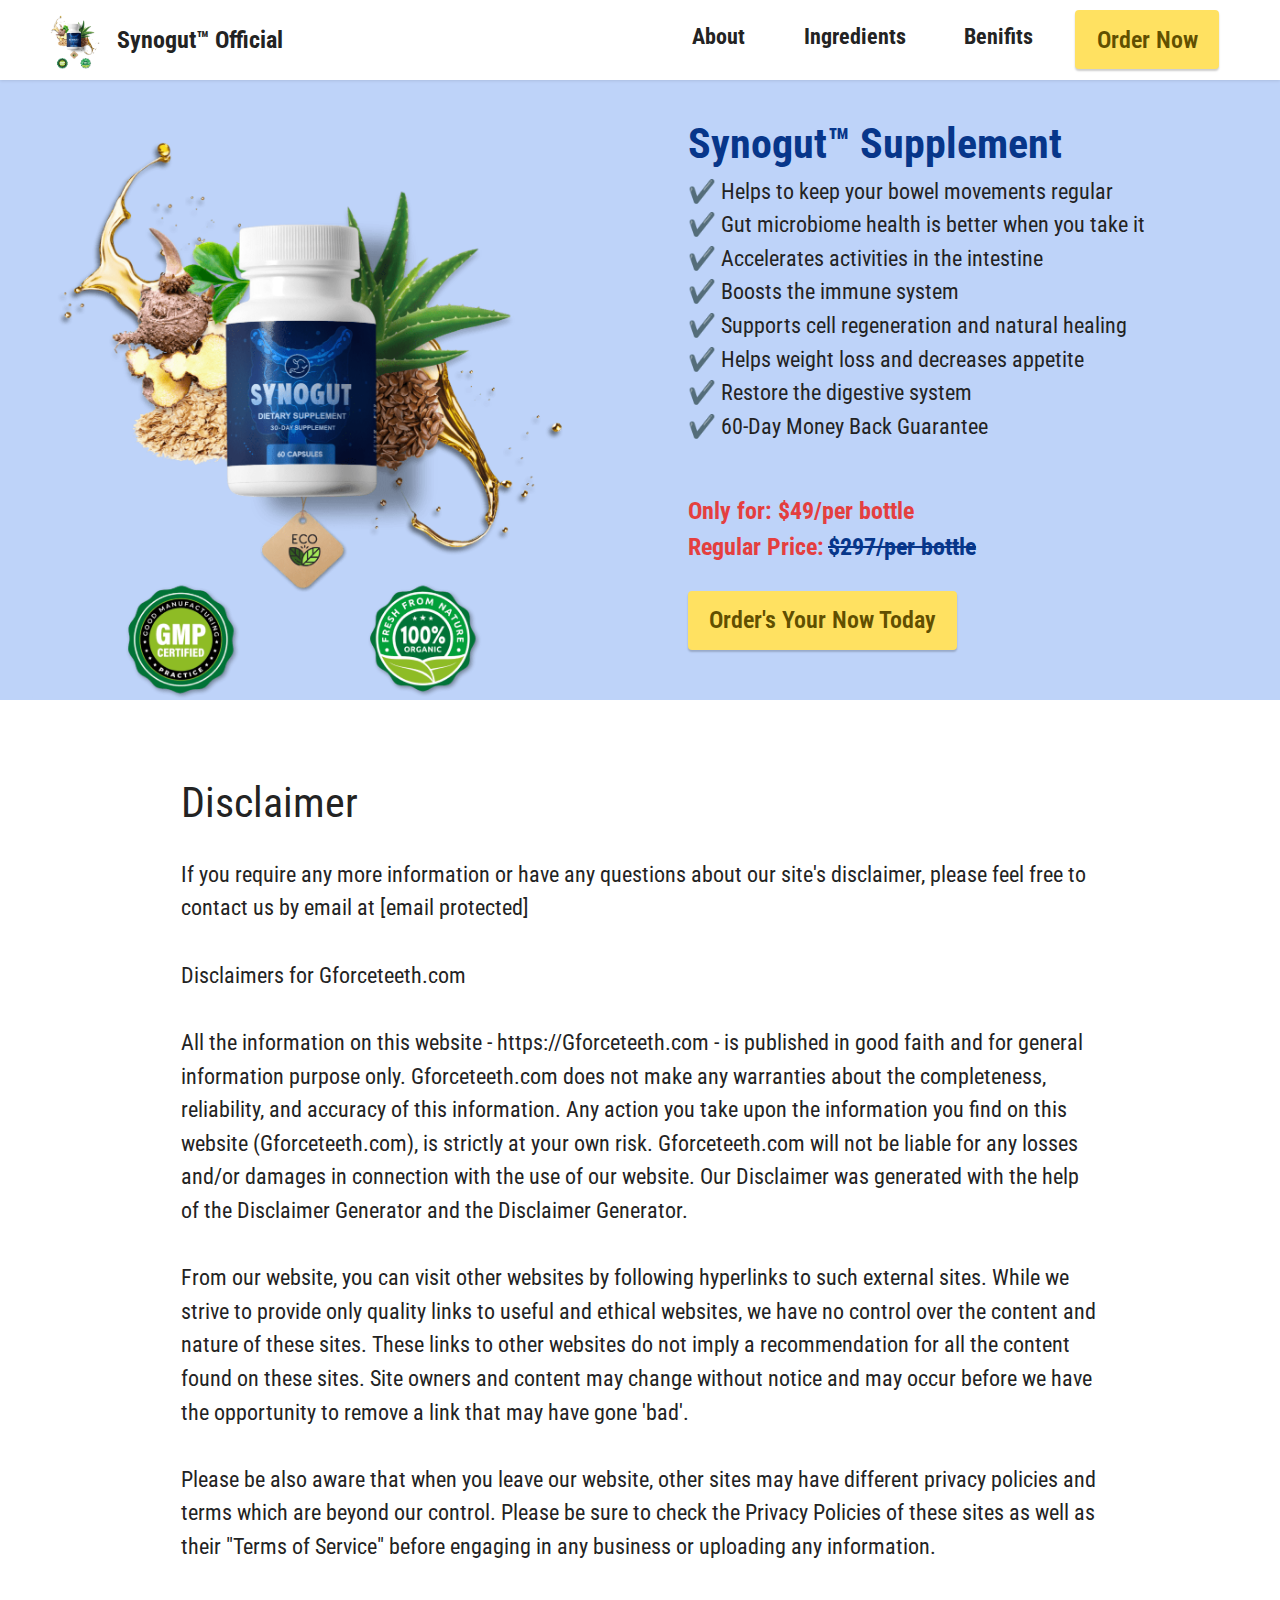
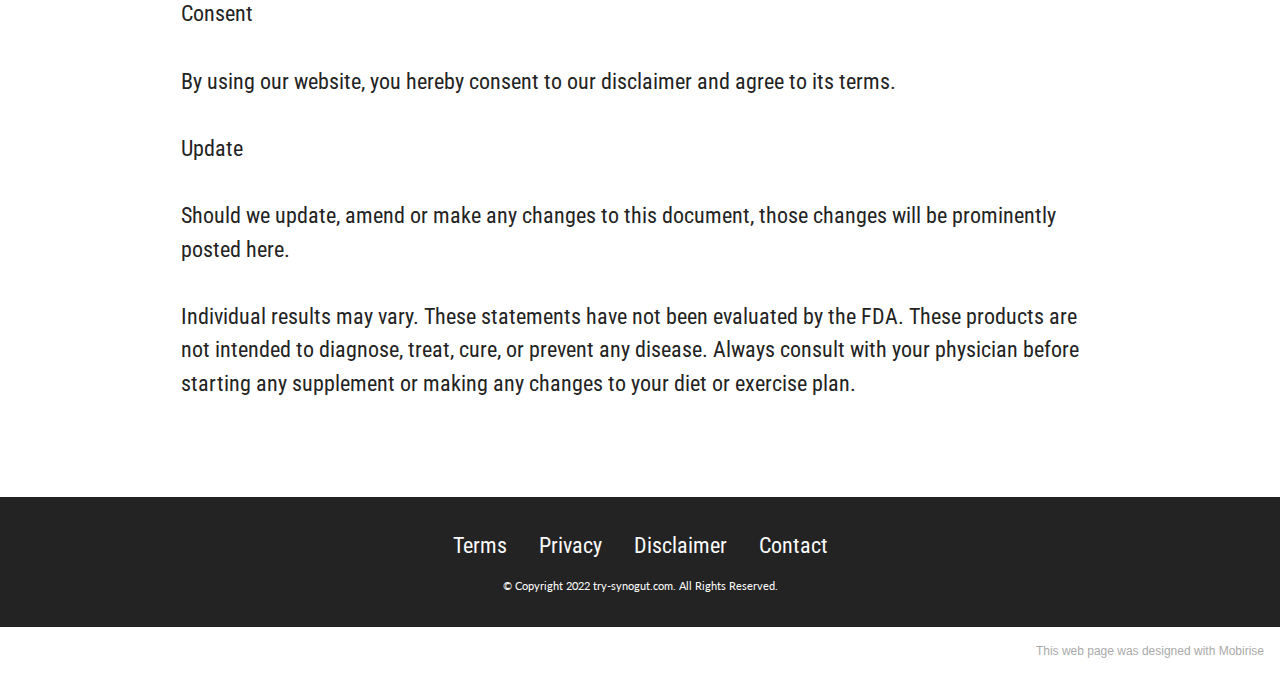
<file: disclaimer.html>
<!DOCTYPE html>
<html  >
<head>
  <!-- Site made with Mobirise Website Builder v5.6.0, https://mobirise.com -->
  <meta charset="UTF-8">
  <meta http-equiv="X-UA-Compatible" content="IE=edge">
  <meta name="generator" content="Mobirise v5.6.0, mobirise.com">
  <meta name="viewport" content="width=device-width, initial-scale=1, minimum-scale=1">
  <link rel="shortcut icon" href="assets/images/tsl-main-min.png" type="image/x-icon">
  <meta name="description" content="">
  
  
  <title>Disclaimer</title>
  <link rel="stylesheet" href="assets/bootstrap/css/bootstrap.min.css">
  <link rel="stylesheet" href="assets/bootstrap/css/bootstrap-grid.min.css">
  <link rel="stylesheet" href="assets/bootstrap/css/bootstrap-reboot.min.css">
  <link rel="stylesheet" href="assets/dropdown/css/style.css">
  <link rel="stylesheet" href="assets/socicon/css/styles.css">
  <link rel="stylesheet" href="assets/theme/css/style.css">
  <link rel="preload" href="https://fonts.googleapis.com/css?family=Roboto+Condensed:300,300i,400,400i,700,700i&display=swap" as="style" onload="this.onload=null;this.rel='stylesheet'">
  <noscript><link rel="stylesheet" href="https://fonts.googleapis.com/css?family=Roboto+Condensed:300,300i,400,400i,700,700i&display=swap"></noscript>
  <link rel="preload" href="https://fonts.googleapis.com/css?family=Lato:100,100i,300,300i,400,400i,700,700i,900,900i&display=swap" as="style" onload="this.onload=null;this.rel='stylesheet'">
  <noscript><link rel="stylesheet" href="https://fonts.googleapis.com/css?family=Lato:100,100i,300,300i,400,400i,700,700i,900,900i&display=swap"></noscript>
  <link rel="preload" as="style" href="assets/mobirise/css/mbr-additional.css"><link rel="stylesheet" href="assets/mobirise/css/mbr-additional.css" type="text/css">
  
  
  
  
</head>
<body>
  
  <section data-bs-version="5.1" class="menu menu2 cid-sXMXOJ96RP" once="menu" id="menu2-23">
    
    <nav class="navbar navbar-dropdown navbar-expand-lg">
        <div class="container-fluid">
            <div class="navbar-brand">
                <span class="navbar-logo">
                    <a href="https://780c47wix8rbwt2m-aq25dcke2.hop.clickbank.net/?cbpage=tsl&tid=BING" target="_blank">
                        <img src="assets/images/tsl-main-min.png" alt="Synogut™ Official" style="height: 3.7rem;">
                    </a>
                </span>
                <span class="navbar-caption-wrap"><a class="navbar-caption text-black text-primary display-5" href="https://07cbd4pn7cxeoy7q3b26-j0r3r.hop.clickbank.net/?tid=BING">Synogut™ Official</a></span>
            </div>
            <button class="navbar-toggler" type="button" data-toggle="collapse" data-bs-toggle="collapse" data-target="#navbarSupportedContent" data-bs-target="#navbarSupportedContent" aria-controls="navbarNavAltMarkup" aria-expanded="false" aria-label="Toggle navigation">
                <div class="hamburger">
                    <span></span>
                    <span></span>
                    <span></span>
                    <span></span>
                </div>
            </button>
            <div class="collapse navbar-collapse" id="navbarSupportedContent">
                <ul class="navbar-nav nav-dropdown" data-app-modern-menu="true"><li class="nav-item"><a class="nav-link link text-black display-7" href="https://mobiri.se"><p><br></p></a></li>
                    <li class="nav-item"><a class="nav-link link text-black text-primary display-7" href="#SynoGut_About"><strong>About</strong></a></li><li class="nav-item"><a class="nav-link link text-black text-primary display-7" href="#SynoGut_Ingredients"><strong>Ingredients</strong></a></li>
                    <li class="nav-item"><a class="nav-link link text-black text-primary display-7" href="#SynoGut_benifits"><strong>Benifits</strong></a>
                    </li></ul>
                
                <div class="navbar-buttons mbr-section-btn"><a class="btn btn-warning display-5" href="https://07cbd4pn7cxeoy7q3b26-j0r3r.hop.clickbank.net/?tid=BING">Order Now</a></div>
            </div>
        </div>
    </nav>
</section>

<section data-bs-version="5.1" class="features6 cid-sXMXOJRBdR" id="features7-24">
    <!---->
    

    
    <div class="container-fluid">
        <div class="card-wrapper">
            <div class="row align-items-center">
                <div class="col-12 col-lg-6">
                    <div class="image-wrapper">
                        <a href="https://780c47wix8rbwt2m-aq25dcke2.hop.clickbank.net/?cbpage=tsl&tid=BING"><img src="assets/images/tsl-main-min.png" alt="Synogut"></a>
                    </div>
                </div>
                <div class="col-12 col-lg">
                    <div class="text-box">
                        <h5 class="mbr-title mbr-fonts-style display-2"><strong>Synogut™ Supplement</strong><strong><br></strong></h5>
                        <p class="mbr-text mbr-fonts-style display-7">✔️ Helps to keep your bowel movements regular<br>✔️ Gut microbiome health is better when you take it<br>✔️&nbsp;Accelerates activities in the intestine<br>✔️&nbsp;Boosts the immune system<br>✔️&nbsp;Supports cell regeneration and natural healing<br>✔️&nbsp;Helps weight loss and decreases appetite<br>✔️ Restore the digestive system<br>✔️&nbsp;60-Day Money Back Guarantee<br><br></p>
                        <div class="cost">
                            <span class="currentcost mbr-fonts-style pr-2 display-5"><strong>Only for: $49/per bottle</strong><br><strong>Regular Price:</strong></span>
                            <span class="oldcost mbr-fonts-style display-5"><strong>$297/per bottle</strong><br></span>
                        </div>
                        <div class="mbr-section-btn pt-3"><a href="https://780c47wix8rbwt2m-aq25dcke2.hop.clickbank.net/?cbpage=tsl&tid=BING" class="btn btn-warning display-5">Order's Your Now Today</a></div>
                    </div>
                </div>
            </div>
        </div>
    </div>
</section>

<section data-bs-version="5.1" class="content5 cid-sXMXOKiAs6" id="content5-25">
    
    <div class="container">
        <div class="row justify-content-center">
            <div class="col-md-12 col-lg-10">
                
                <h4 class="mbr-section-subtitle mbr-fonts-style mb-4 display-2">Disclaimer</h4>
                <p class="mbr-text mbr-fonts-style display-7">If you require any more information or have any questions about our site's disclaimer, please feel free to contact us by email at [email protected]
<br>
<br>Disclaimers for Gforceteeth.com
<br>
<br>All the information on this website - https://Gforceteeth.com - is published in good faith and for general information purpose only. Gforceteeth.com does not make any warranties about the completeness, reliability, and accuracy of this information. Any action you take upon the information you find on this website (Gforceteeth.com), is strictly at your own risk. Gforceteeth.com will not be liable for any losses and/or damages in connection with the use of our website. Our Disclaimer was generated with the help of the Disclaimer Generator and the Disclaimer Generator.
<br>
<br>From our website, you can visit other websites by following hyperlinks to such external sites. While we strive to provide only quality links to useful and ethical websites, we have no control over the content and nature of these sites. These links to other websites do not imply a recommendation for all the content found on these sites. Site owners and content may change without notice and may occur before we have the opportunity to remove a link that may have gone 'bad'.
<br>
<br>Please be also aware that when you leave our website, other sites may have different privacy policies and terms which are beyond our control. Please be sure to check the Privacy Policies of these sites as well as their "Terms of Service" before engaging in any business or uploading any information.
<br>
<br>Consent
<br>
<br>By using our website, you hereby consent to our disclaimer and agree to its terms.
<br>
<br>Update
<br>
<br>Should we update, amend or make any changes to this document, those changes will be prominently posted here.
<br>
<br>Individual results may vary. These statements have not been evaluated by the FDA. These products are not intended to diagnose, treat, cure, or prevent any disease. Always consult with your physician before starting any supplement or making any changes to your diet or exercise plan.<br></p>
            </div>
        </div>
    </div>
</section>

<section data-bs-version="5.1" class="footer3 cid-sXN1NREIzM" once="footers" id="footer3-2f">

    

    

    <div class="container">
        <div class="media-container-row align-center mbr-white">
            <div class="row row-links">
                <ul class="foot-menu">
                    
                    
                    
                    
                    
                <li class="foot-menu-item mbr-fonts-style display-7">
                        <a class="text-white text-primary" href="terms.html" target="_blank">Terms</a>
                    </li><li class="foot-menu-item mbr-fonts-style display-7">
                        <a class="text-white text-primary" href="privacy.html" target="_blank">Privacy</a>
                    </li><li class="foot-menu-item mbr-fonts-style display-7">
                        <a class="text-white text-primary" href="disclaimer.html" target="_blank">Disclaimer</a>
                    </li><li class="foot-menu-item mbr-fonts-style display-7">
                        <a class="text-white text-primary" href="page4.html" target="_blank">Contact</a>
                    </li></ul>
            </div>
            
            <div class="row row-copirayt">
                <p class="mbr-text mb-0 mbr-fonts-style mbr-white align-center display-4">
                    © Copyright 2022 try-synogut.com. All Rights Reserved.
                </p>
            </div>
        </div>
    </div>
</section><section style="background-color: #fff; font-family: -apple-system, BlinkMacSystemFont, 'Segoe UI', 'Roboto', 'Helvetica Neue', Arial, sans-serif; color:#aaa; font-size:12px; padding: 0; align-items: center; display: flex;"><a href="https://mobirise.site/h" style="flex: 1 1; height: 3rem; padding-left: 1rem;"></a><p style="flex: 0 0 auto; margin:0; padding-right:1rem;"><a href="https://mobirise.site/c" style="color:#aaa;">This</a> web page was designed with Mobirise</p></section><script src="assets/bootstrap/js/bootstrap.bundle.min.js"></script>  <script src="assets/smoothscroll/smooth-scroll.js"></script>  <script src="assets/ytplayer/index.js"></script>  <script src="assets/dropdown/js/navbar-dropdown.js"></script>  <script src="assets/theme/js/script.js"></script>  
  
  
 <div id="scrollToTop" class="scrollToTop mbr-arrow-up"><a style="text-align: center;"><i class="mbr-arrow-up-icon mbr-arrow-up-icon-cm cm-icon cm-icon-smallarrow-up"></i></a></div>
  </body>
</html>
</file>
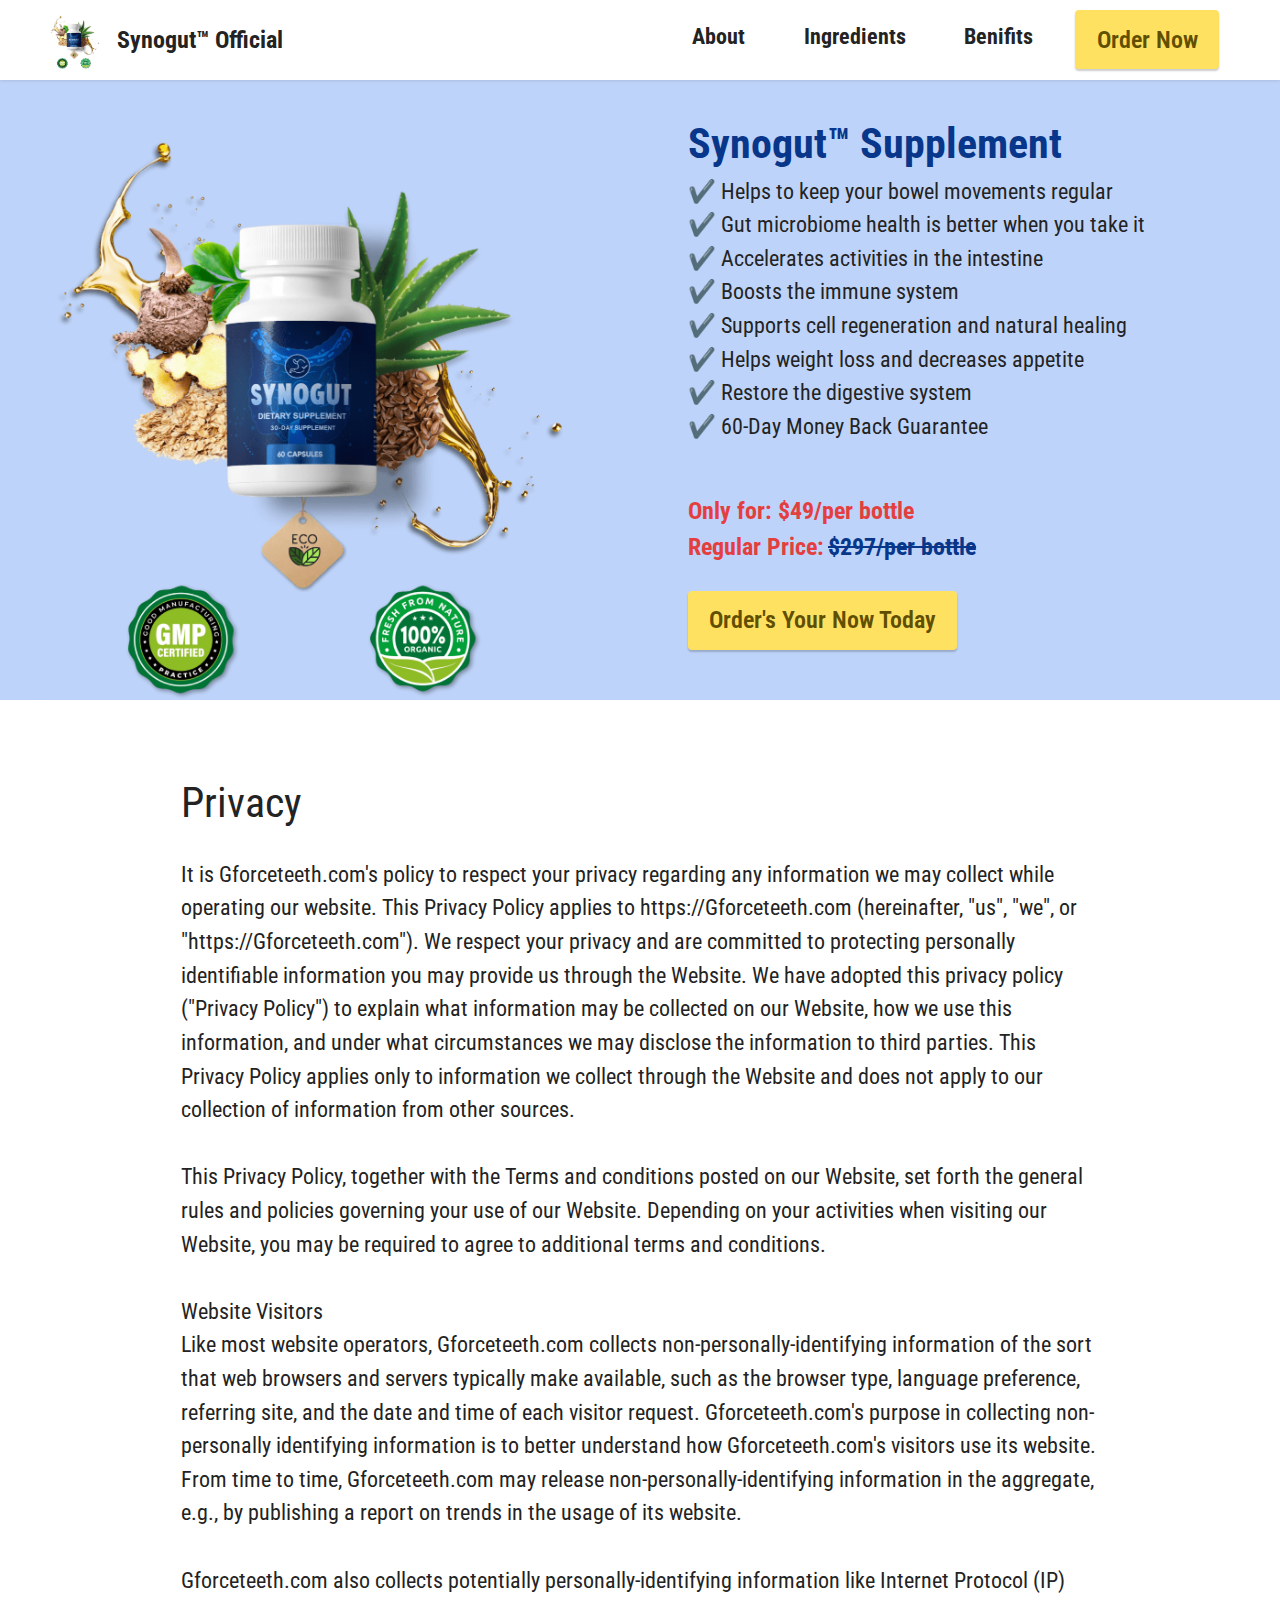
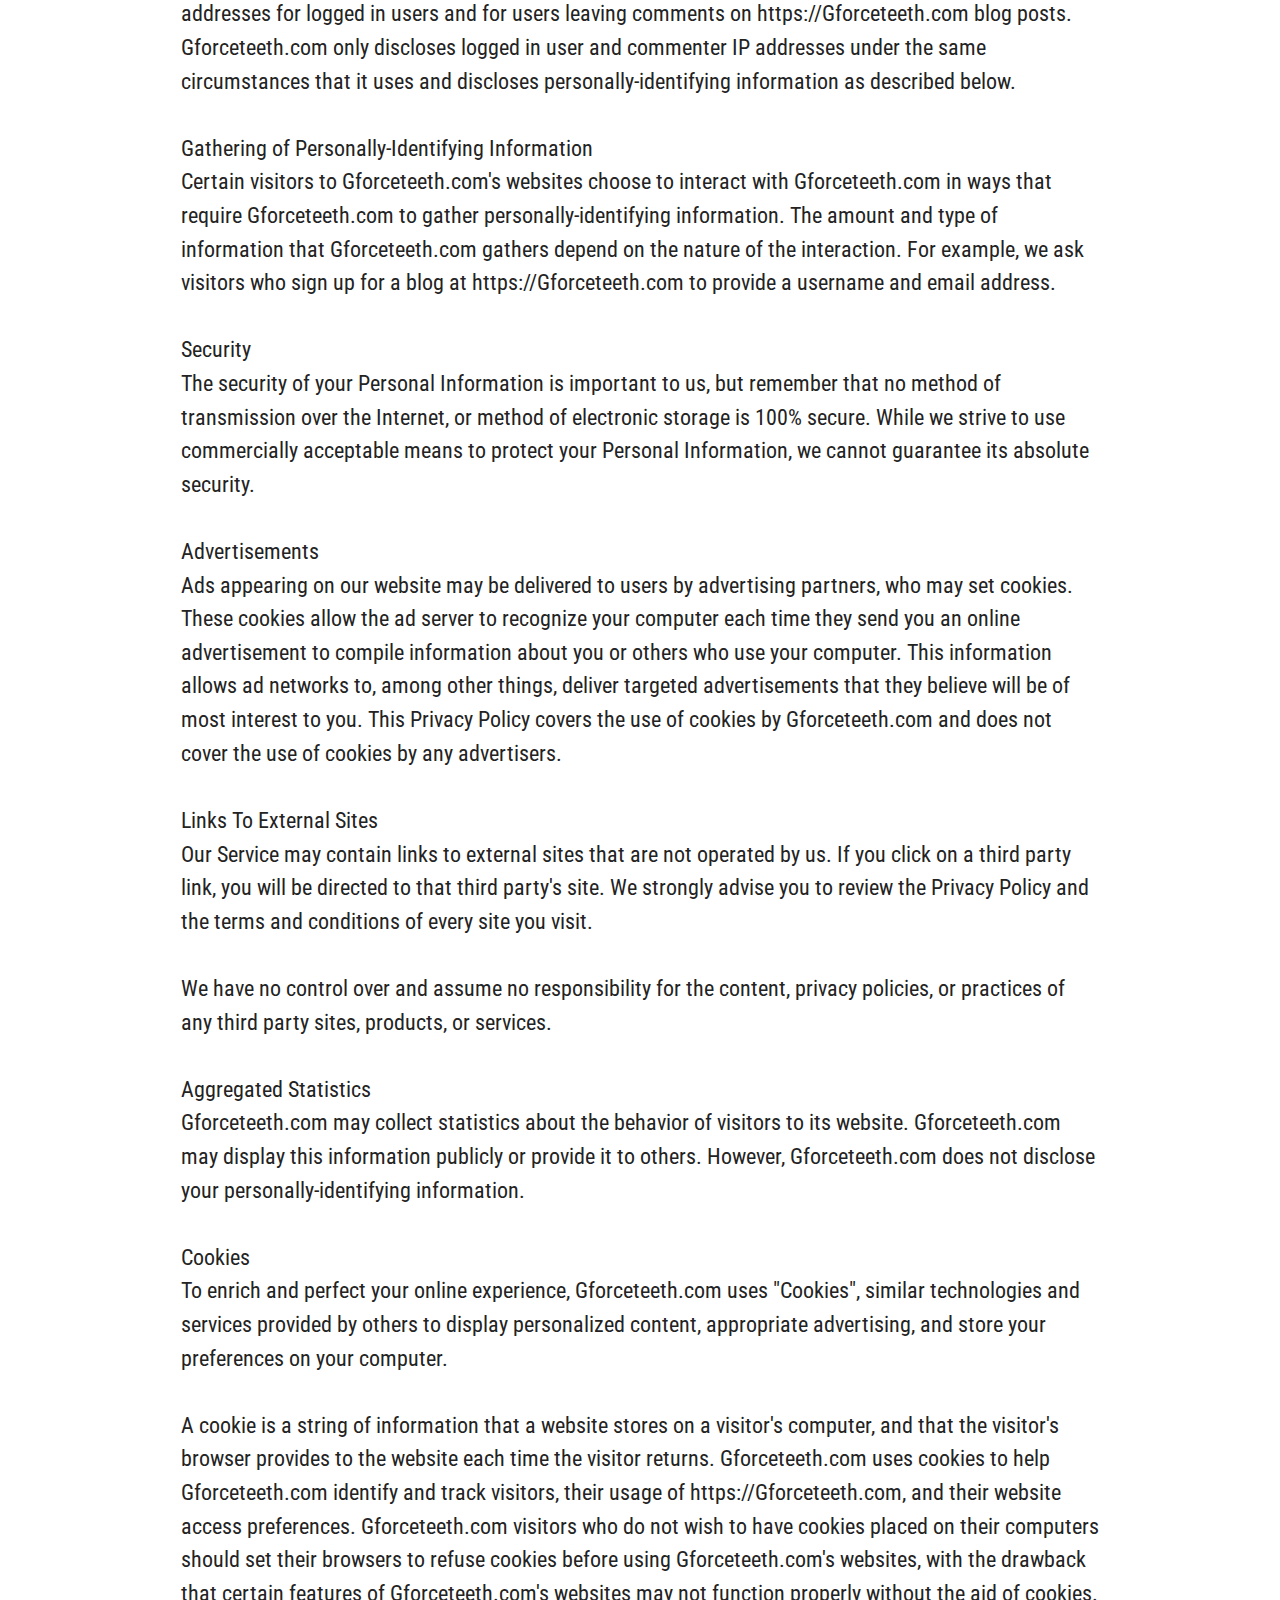
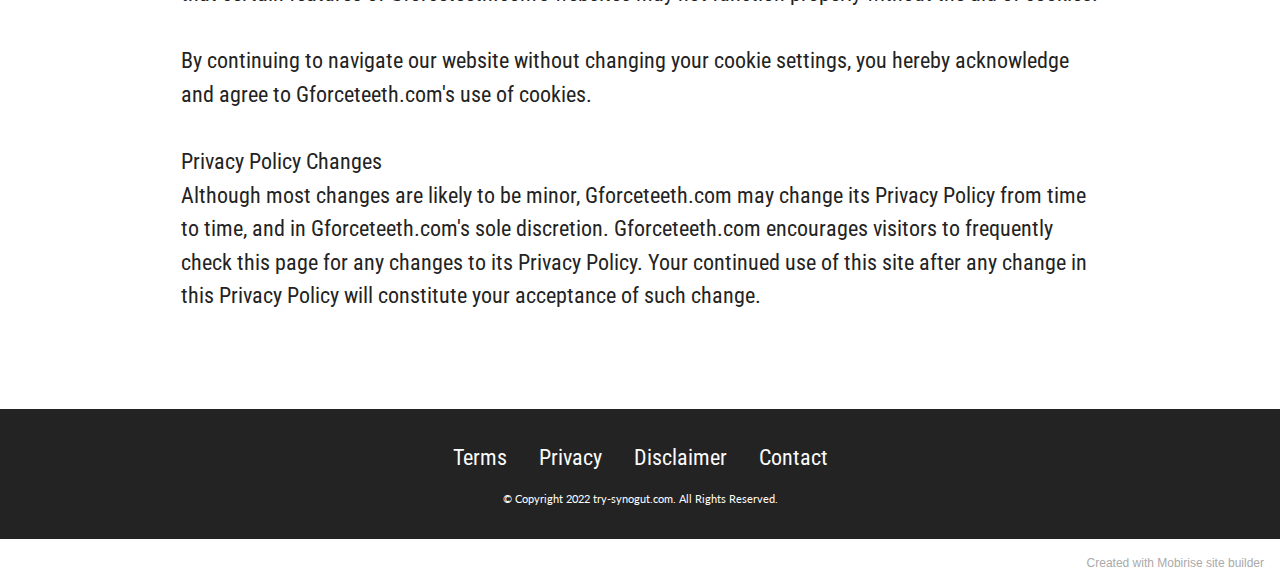
<file: privacy.html>
<!DOCTYPE html>
<html  >
<head>
  <!-- Site made with Mobirise Website Builder v5.6.0, https://mobirise.com -->
  <meta charset="UTF-8">
  <meta http-equiv="X-UA-Compatible" content="IE=edge">
  <meta name="generator" content="Mobirise v5.6.0, mobirise.com">
  <meta name="viewport" content="width=device-width, initial-scale=1, minimum-scale=1">
  <link rel="shortcut icon" href="assets/images/tsl-main-min.png" type="image/x-icon">
  <meta name="description" content="">
  
  
  <title>Privacy</title>
  <link rel="stylesheet" href="assets/bootstrap/css/bootstrap.min.css">
  <link rel="stylesheet" href="assets/bootstrap/css/bootstrap-grid.min.css">
  <link rel="stylesheet" href="assets/bootstrap/css/bootstrap-reboot.min.css">
  <link rel="stylesheet" href="assets/dropdown/css/style.css">
  <link rel="stylesheet" href="assets/socicon/css/styles.css">
  <link rel="stylesheet" href="assets/theme/css/style.css">
  <link rel="preload" href="https://fonts.googleapis.com/css?family=Roboto+Condensed:300,300i,400,400i,700,700i&display=swap" as="style" onload="this.onload=null;this.rel='stylesheet'">
  <noscript><link rel="stylesheet" href="https://fonts.googleapis.com/css?family=Roboto+Condensed:300,300i,400,400i,700,700i&display=swap"></noscript>
  <link rel="preload" href="https://fonts.googleapis.com/css?family=Lato:100,100i,300,300i,400,400i,700,700i,900,900i&display=swap" as="style" onload="this.onload=null;this.rel='stylesheet'">
  <noscript><link rel="stylesheet" href="https://fonts.googleapis.com/css?family=Lato:100,100i,300,300i,400,400i,700,700i,900,900i&display=swap"></noscript>
  <link rel="preload" as="style" href="assets/mobirise/css/mbr-additional.css"><link rel="stylesheet" href="assets/mobirise/css/mbr-additional.css" type="text/css">
  
  
  
  
</head>
<body>
  
  <section data-bs-version="5.1" class="menu menu2 cid-sXMXmsK776" once="menu" id="menu2-1z">
    
    <nav class="navbar navbar-dropdown navbar-expand-lg">
        <div class="container-fluid">
            <div class="navbar-brand">
                <span class="navbar-logo">
                    <a href="https://780c47wix8rbwt2m-aq25dcke2.hop.clickbank.net/?cbpage=tsl&tid=BING" target="_blank">
                        <img src="assets/images/tsl-main-min.png" alt="Synogut™ Official" style="height: 3.7rem;">
                    </a>
                </span>
                <span class="navbar-caption-wrap"><a class="navbar-caption text-black text-primary display-5" href="https://07cbd4pn7cxeoy7q3b26-j0r3r.hop.clickbank.net/?tid=BING">Synogut™ Official</a></span>
            </div>
            <button class="navbar-toggler" type="button" data-toggle="collapse" data-bs-toggle="collapse" data-target="#navbarSupportedContent" data-bs-target="#navbarSupportedContent" aria-controls="navbarNavAltMarkup" aria-expanded="false" aria-label="Toggle navigation">
                <div class="hamburger">
                    <span></span>
                    <span></span>
                    <span></span>
                    <span></span>
                </div>
            </button>
            <div class="collapse navbar-collapse" id="navbarSupportedContent">
                <ul class="navbar-nav nav-dropdown" data-app-modern-menu="true"><li class="nav-item"><a class="nav-link link text-black display-7" href="https://mobiri.se"><p><br></p></a></li>
                    <li class="nav-item"><a class="nav-link link text-black text-primary display-7" href="#SynoGut_About"><strong>About</strong></a></li><li class="nav-item"><a class="nav-link link text-black text-primary display-7" href="#SynoGut_Ingredients"><strong>Ingredients</strong></a></li>
                    <li class="nav-item"><a class="nav-link link text-black text-primary display-7" href="#SynoGut_benifits"><strong>Benifits</strong></a>
                    </li></ul>
                
                <div class="navbar-buttons mbr-section-btn"><a class="btn btn-warning display-5" href="https://07cbd4pn7cxeoy7q3b26-j0r3r.hop.clickbank.net/?tid=BING">Order Now</a></div>
            </div>
        </div>
    </nav>
</section>

<section data-bs-version="5.1" class="features6 cid-sXMXmtgFB3" id="features7-20">
    <!---->
    

    
    <div class="container-fluid">
        <div class="card-wrapper">
            <div class="row align-items-center">
                <div class="col-12 col-lg-6">
                    <div class="image-wrapper">
                        <a href="https://780c47wix8rbwt2m-aq25dcke2.hop.clickbank.net/?cbpage=tsl&tid=BING" target="_blank"><img src="assets/images/tsl-main-min.png" alt="Synogut"></a>
                    </div>
                </div>
                <div class="col-12 col-lg">
                    <div class="text-box">
                        <h5 class="mbr-title mbr-fonts-style display-2"><strong>Synogut™ Supplement</strong><strong><br></strong></h5>
                        <p class="mbr-text mbr-fonts-style display-7">✔️ Helps to keep your bowel movements regular<br>✔️ Gut microbiome health is better when you take it<br>✔️&nbsp;Accelerates activities in the intestine<br>✔️&nbsp;Boosts the immune system<br>✔️&nbsp;Supports cell regeneration and natural healing<br>✔️&nbsp;Helps weight loss and decreases appetite<br>✔️ Restore the digestive system<br>✔️&nbsp;60-Day Money Back Guarantee<br><br></p>
                        <div class="cost">
                            <span class="currentcost mbr-fonts-style pr-2 display-5"><strong>Only for: $49/per bottle</strong><br><strong>Regular Price:</strong></span>
                            <span class="oldcost mbr-fonts-style display-5"><strong>$297/per bottle</strong><br></span>
                        </div>
                        <div class="mbr-section-btn pt-3"><a href="https://780c47wix8rbwt2m-aq25dcke2.hop.clickbank.net/?cbpage=tsl&tid=BING" class="btn btn-warning display-5">Order's Your Now Today</a></div>
                    </div>
                </div>
            </div>
        </div>
    </div>
</section>

<section data-bs-version="5.1" class="content5 cid-sXMXmtKEuU" id="content5-21">
    
    <div class="container">
        <div class="row justify-content-center">
            <div class="col-md-12 col-lg-10">
                
                <h4 class="mbr-section-subtitle mbr-fonts-style mb-4 display-2">Privacy</h4>
                <p class="mbr-text mbr-fonts-style display-7">It is Gforceteeth.com's policy to respect your privacy regarding any information we may collect while operating our website. This Privacy Policy applies to https://Gforceteeth.com (hereinafter, "us", "we", or "https://Gforceteeth.com"). We respect your privacy and are committed to protecting personally identifiable information you may provide us through the Website. We have adopted this privacy policy ("Privacy Policy") to explain what information may be collected on our Website, how we use this information, and under what circumstances we may disclose the information to third parties. This Privacy Policy applies only to information we collect through the Website and does not apply to our collection of information from other sources.<br><br>This Privacy Policy, together with the Terms and conditions posted on our Website, set forth the general rules and policies governing your use of our Website. Depending on your activities when visiting our Website, you may be required to agree to additional terms and conditions.<br><br>Website Visitors
<br>Like most website operators, Gforceteeth.com collects non-personally-identifying information of the sort that web browsers and servers typically make available, such as the browser type, language preference, referring site, and the date and time of each visitor request. Gforceteeth.com's purpose in collecting non-personally identifying information is to better understand how Gforceteeth.com's visitors use its website. From time to time, Gforceteeth.com may release non-personally-identifying information in the aggregate, e.g., by publishing a report on trends in the usage of its website.
<br>
<br>Gforceteeth.com also collects potentially personally-identifying information like Internet Protocol (IP) addresses for logged in users and for users leaving comments on https://Gforceteeth.com blog posts. Gforceteeth.com only discloses logged in user and commenter IP addresses under the same circumstances that it uses and discloses personally-identifying information as described below.
<br>
<br>Gathering of Personally-Identifying Information
<br>Certain visitors to Gforceteeth.com's websites choose to interact with Gforceteeth.com in ways that require Gforceteeth.com to gather personally-identifying information. The amount and type of information that Gforceteeth.com gathers depend on the nature of the interaction. For example, we ask visitors who sign up for a blog at https://Gforceteeth.com to provide a username and email address.
<br>
<br>Security
<br>The security of your Personal Information is important to us, but remember that no method of transmission over the Internet, or method of electronic storage is 100% secure. While we strive to use commercially acceptable means to protect your Personal Information, we cannot guarantee its absolute security.
<br>
<br>Advertisements
<br>Ads appearing on our website may be delivered to users by advertising partners, who may set cookies. These cookies allow the ad server to recognize your computer each time they send you an online advertisement to compile information about you or others who use your computer. This information allows ad networks to, among other things, deliver targeted advertisements that they believe will be of most interest to you. This Privacy Policy covers the use of cookies by Gforceteeth.com and does not cover the use of cookies by any advertisers.
<br>
<br>Links To External Sites
<br>Our Service may contain links to external sites that are not operated by us. If you click on a third party link, you will be directed to that third party's site. We strongly advise you to review the Privacy Policy and the terms and conditions of every site you visit.
<br>
<br>We have no control over and assume no responsibility for the content, privacy policies, or practices of any third party sites, products, or services.
<br>
<br>Aggregated Statistics
<br>Gforceteeth.com may collect statistics about the behavior of visitors to its website. Gforceteeth.com may display this information publicly or provide it to others. However, Gforceteeth.com does not disclose your personally-identifying information.
<br>
<br>Cookies
<br>To enrich and perfect your online experience, Gforceteeth.com uses "Cookies", similar technologies and services provided by others to display personalized content, appropriate advertising, and store your preferences on your computer.
<br>
<br>A cookie is a string of information that a website stores on a visitor's computer, and that the visitor's browser provides to the website each time the visitor returns. Gforceteeth.com uses cookies to help Gforceteeth.com identify and track visitors, their usage of https://Gforceteeth.com, and their website access preferences. Gforceteeth.com visitors who do not wish to have cookies placed on their computers should set their browsers to refuse cookies before using Gforceteeth.com's websites, with the drawback that certain features of Gforceteeth.com's websites may not function properly without the aid of cookies.
<br>
<br>By continuing to navigate our website without changing your cookie settings, you hereby acknowledge and agree to Gforceteeth.com's use of cookies.
<br>
<br>Privacy Policy Changes
<br>Although most changes are likely to be minor, Gforceteeth.com may change its Privacy Policy from time to time, and in Gforceteeth.com's sole discretion. Gforceteeth.com encourages visitors to frequently check this page for any changes to its Privacy Policy. Your continued use of this site after any change in this Privacy Policy will constitute your acceptance of such change.<br></p>
            </div>
        </div>
    </div>
</section>

<section data-bs-version="5.1" class="footer3 cid-sXN1NREIzM" once="footers" id="footer3-2f">

    

    

    <div class="container">
        <div class="media-container-row align-center mbr-white">
            <div class="row row-links">
                <ul class="foot-menu">
                    
                    
                    
                    
                    
                <li class="foot-menu-item mbr-fonts-style display-7">
                        <a class="text-white text-primary" href="terms.html" target="_blank">Terms</a>
                    </li><li class="foot-menu-item mbr-fonts-style display-7">
                        <a class="text-white text-primary" href="privacy.html" target="_blank">Privacy</a>
                    </li><li class="foot-menu-item mbr-fonts-style display-7">
                        <a class="text-white text-primary" href="disclaimer.html" target="_blank">Disclaimer</a>
                    </li><li class="foot-menu-item mbr-fonts-style display-7">
                        <a class="text-white text-primary" href="page4.html" target="_blank">Contact</a>
                    </li></ul>
            </div>
            
            <div class="row row-copirayt">
                <p class="mbr-text mb-0 mbr-fonts-style mbr-white align-center display-4">
                    © Copyright 2022 try-synogut.com. All Rights Reserved.
                </p>
            </div>
        </div>
    </div>
</section><section style="background-color: #fff; font-family: -apple-system, BlinkMacSystemFont, 'Segoe UI', 'Roboto', 'Helvetica Neue', Arial, sans-serif; color:#aaa; font-size:12px; padding: 0; align-items: center; display: flex;"><a href="https://mobirise.site/x" style="flex: 1 1; height: 3rem; padding-left: 1rem;"></a><p style="flex: 0 0 auto; margin:0; padding-right:1rem;">Created with Mobirise <a href="https://mobirise.site/j" style="color:#aaa;">site</a> builder</p></section><script src="assets/bootstrap/js/bootstrap.bundle.min.js"></script>  <script src="assets/smoothscroll/smooth-scroll.js"></script>  <script src="assets/ytplayer/index.js"></script>  <script src="assets/dropdown/js/navbar-dropdown.js"></script>  <script src="assets/theme/js/script.js"></script>  
  
  
 <div id="scrollToTop" class="scrollToTop mbr-arrow-up"><a style="text-align: center;"><i class="mbr-arrow-up-icon mbr-arrow-up-icon-cm cm-icon cm-icon-smallarrow-up"></i></a></div>
  </body>
</html>
</file>
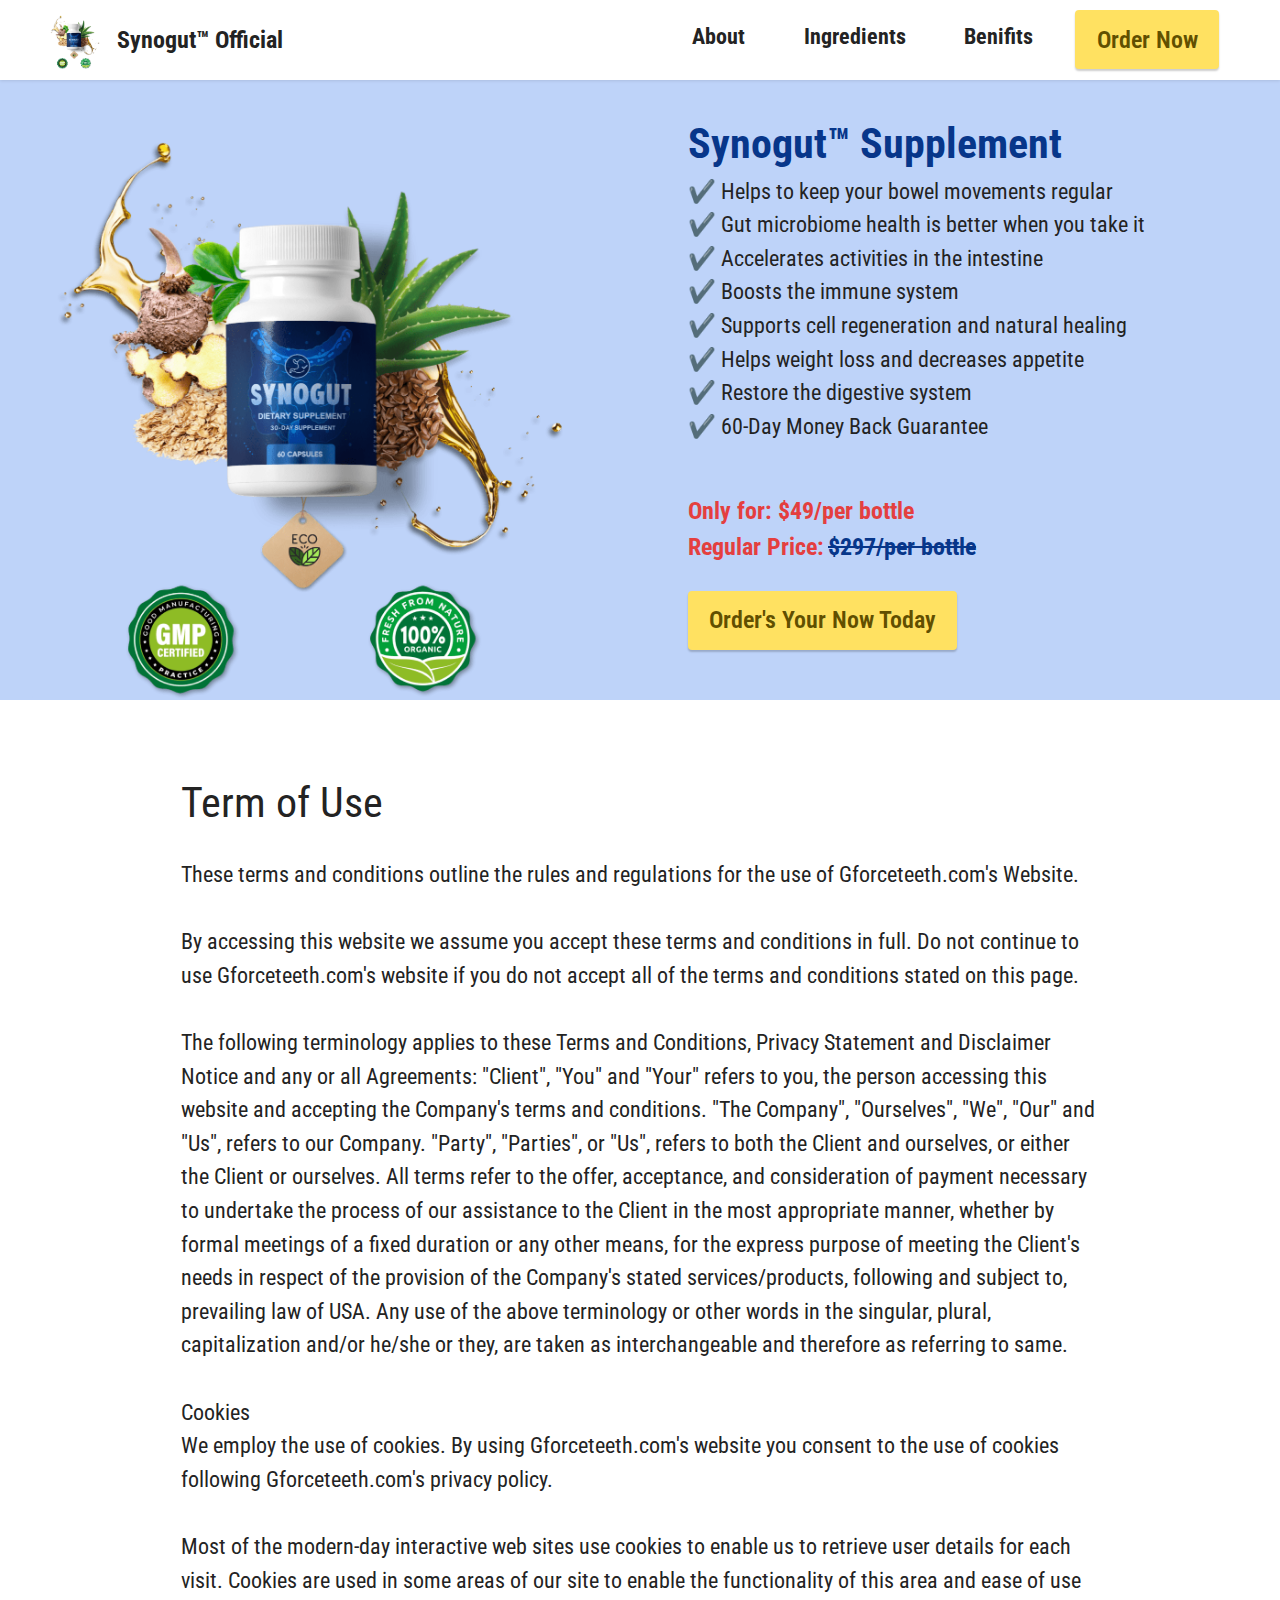
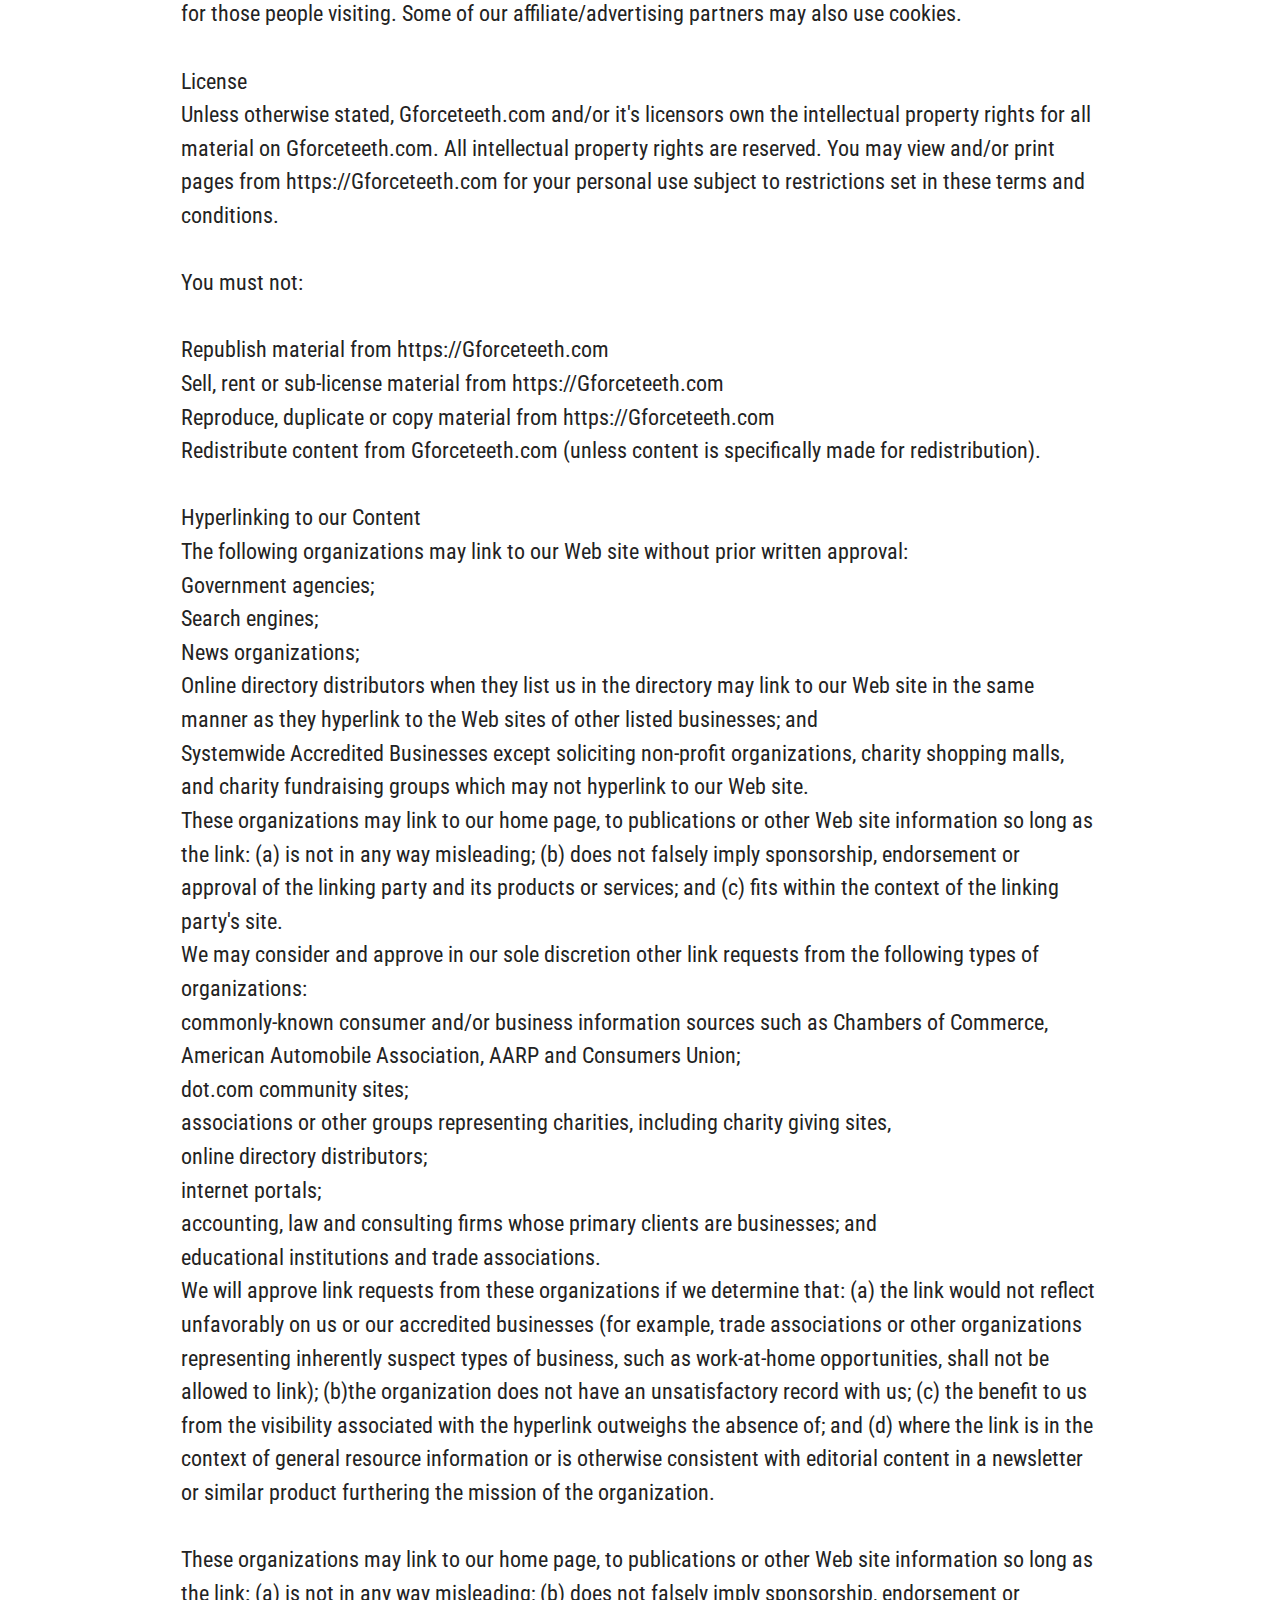
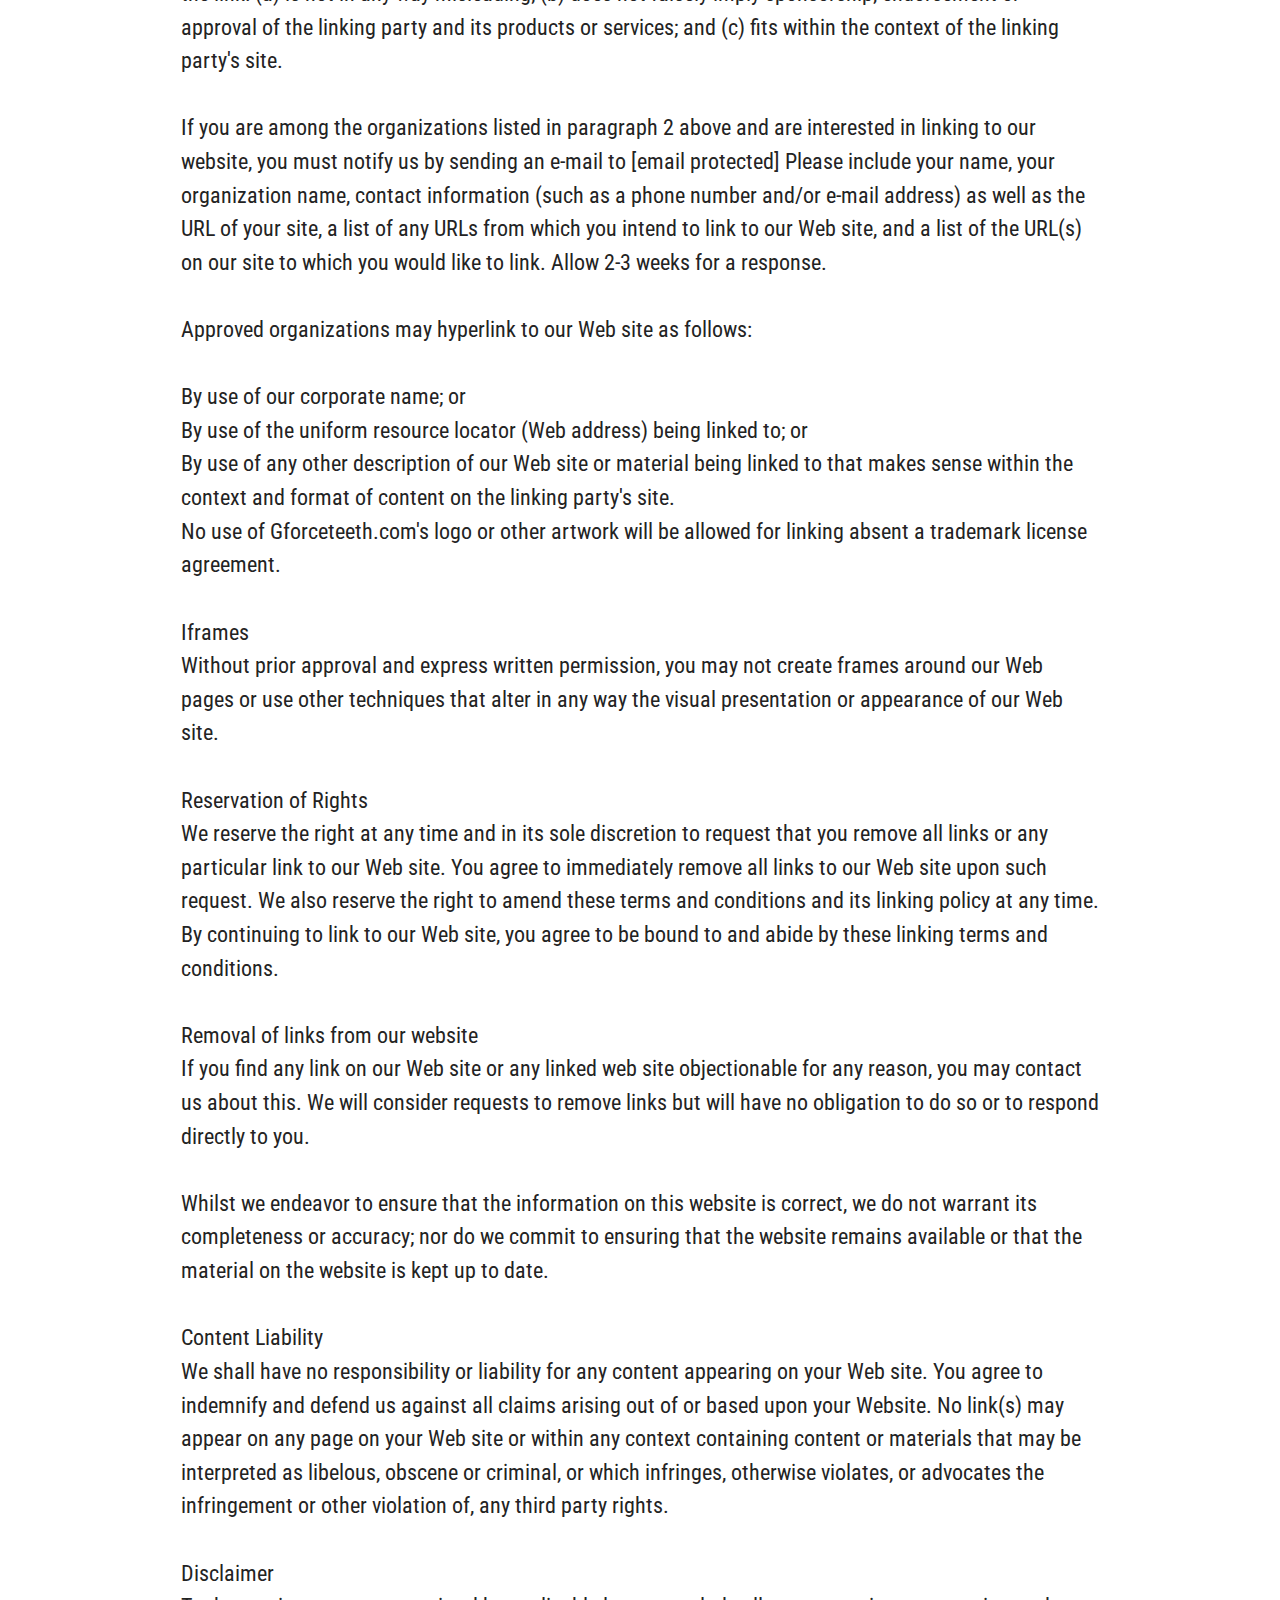
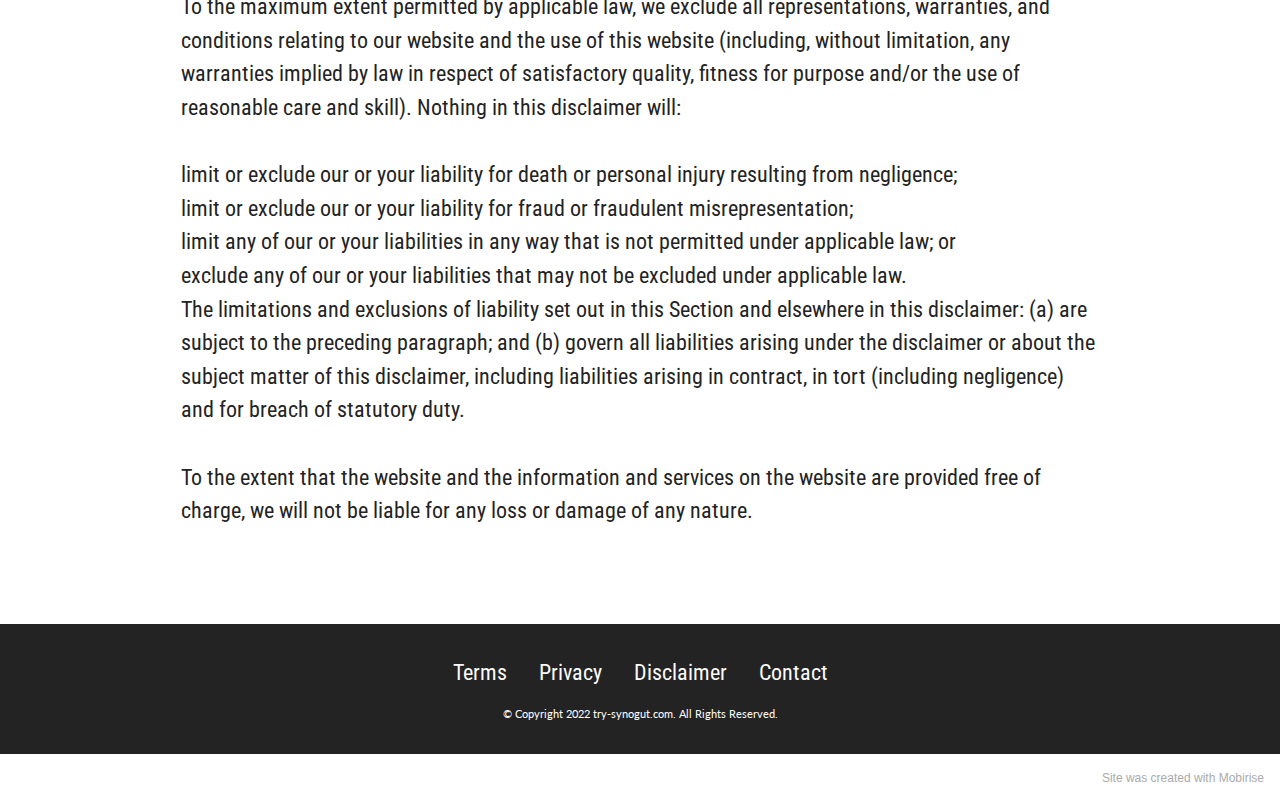
<file: terms.html>
<!DOCTYPE html>
<html  >
<head>
  <!-- Site made with Mobirise Website Builder v5.6.0, https://mobirise.com -->
  <meta charset="UTF-8">
  <meta http-equiv="X-UA-Compatible" content="IE=edge">
  <meta name="generator" content="Mobirise v5.6.0, mobirise.com">
  <meta name="viewport" content="width=device-width, initial-scale=1, minimum-scale=1">
  <link rel="shortcut icon" href="assets/images/tsl-main-min.png" type="image/x-icon">
  <meta name="description" content="">
  
  
  <title>Terms</title>
  <link rel="stylesheet" href="assets/bootstrap/css/bootstrap.min.css">
  <link rel="stylesheet" href="assets/bootstrap/css/bootstrap-grid.min.css">
  <link rel="stylesheet" href="assets/bootstrap/css/bootstrap-reboot.min.css">
  <link rel="stylesheet" href="assets/dropdown/css/style.css">
  <link rel="stylesheet" href="assets/socicon/css/styles.css">
  <link rel="stylesheet" href="assets/theme/css/style.css">
  <link rel="preload" href="https://fonts.googleapis.com/css?family=Roboto+Condensed:300,300i,400,400i,700,700i&display=swap" as="style" onload="this.onload=null;this.rel='stylesheet'">
  <noscript><link rel="stylesheet" href="https://fonts.googleapis.com/css?family=Roboto+Condensed:300,300i,400,400i,700,700i&display=swap"></noscript>
  <link rel="preload" href="https://fonts.googleapis.com/css?family=Lato:100,100i,300,300i,400,400i,700,700i,900,900i&display=swap" as="style" onload="this.onload=null;this.rel='stylesheet'">
  <noscript><link rel="stylesheet" href="https://fonts.googleapis.com/css?family=Lato:100,100i,300,300i,400,400i,700,700i,900,900i&display=swap"></noscript>
  <link rel="preload" as="style" href="assets/mobirise/css/mbr-additional.css"><link rel="stylesheet" href="assets/mobirise/css/mbr-additional.css" type="text/css">
  
  
  
  
</head>
<body>
  
  <section data-bs-version="5.1" class="menu menu2 cid-sWQq3si1P1" once="menu" id="menu2-1u">
    
    <nav class="navbar navbar-dropdown navbar-expand-lg">
        <div class="container-fluid">
            <div class="navbar-brand">
                <span class="navbar-logo">
                    <a href="https://780c47wix8rbwt2m-aq25dcke2.hop.clickbank.net/?cbpage=tsl&tid=BING" target="_blank">
                        <img src="assets/images/tsl-main-min.png" alt="Synogut™ Official" style="height: 3.7rem;">
                    </a>
                </span>
                <span class="navbar-caption-wrap"><a class="navbar-caption text-black text-primary display-5" href="https://07cbd4pn7cxeoy7q3b26-j0r3r.hop.clickbank.net/?tid=BING">Synogut™ Official</a></span>
            </div>
            <button class="navbar-toggler" type="button" data-toggle="collapse" data-bs-toggle="collapse" data-target="#navbarSupportedContent" data-bs-target="#navbarSupportedContent" aria-controls="navbarNavAltMarkup" aria-expanded="false" aria-label="Toggle navigation">
                <div class="hamburger">
                    <span></span>
                    <span></span>
                    <span></span>
                    <span></span>
                </div>
            </button>
            <div class="collapse navbar-collapse" id="navbarSupportedContent">
                <ul class="navbar-nav nav-dropdown" data-app-modern-menu="true"><li class="nav-item"><a class="nav-link link text-black display-7" href="https://mobiri.se"><p><br></p></a></li>
                    <li class="nav-item"><a class="nav-link link text-black text-primary display-7" href="#SynoGut_About"><strong>About</strong></a></li><li class="nav-item"><a class="nav-link link text-black text-primary display-7" href="#SynoGut_Ingredients"><strong>Ingredients</strong></a></li>
                    <li class="nav-item"><a class="nav-link link text-black text-primary display-7" href="#SynoGut_benifits"><strong>Benifits</strong></a>
                    </li></ul>
                
                <div class="navbar-buttons mbr-section-btn"><a class="btn btn-warning display-5" href="https://07cbd4pn7cxeoy7q3b26-j0r3r.hop.clickbank.net/?tid=BING">Order Now</a></div>
            </div>
        </div>
    </nav>
</section>

<section data-bs-version="5.1" class="features6 cid-sXMVXKrNSq" id="features7-1w">
    <!---->
    

    
    <div class="container-fluid">
        <div class="card-wrapper">
            <div class="row align-items-center">
                <div class="col-12 col-lg-6">
                    <div class="image-wrapper">
                        <a href="https://780c47wix8rbwt2m-aq25dcke2.hop.clickbank.net/?cbpage=tsl&tid=BING" target="_blank"><img src="assets/images/tsl-main-min.png" alt="Synogut"></a>
                    </div>
                </div>
                <div class="col-12 col-lg">
                    <div class="text-box">
                        <h5 class="mbr-title mbr-fonts-style display-2"><strong>Synogut™ Supplement</strong><strong><br></strong></h5>
                        <p class="mbr-text mbr-fonts-style display-7">✔️ Helps to keep your bowel movements regular<br>✔️ Gut microbiome health is better when you take it<br>✔️&nbsp;Accelerates activities in the intestine<br>✔️&nbsp;Boosts the immune system<br>✔️&nbsp;Supports cell regeneration and natural healing<br>✔️&nbsp;Helps weight loss and decreases appetite<br>✔️ Restore the digestive system<br>✔️&nbsp;60-Day Money Back Guarantee<br><br></p>
                        <div class="cost">
                            <span class="currentcost mbr-fonts-style pr-2 display-5"><strong>Only for: $49/per bottle</strong><br><strong>Regular Price:</strong></span>
                            <span class="oldcost mbr-fonts-style display-5"><strong>$297/per bottle</strong><br></span>
                        </div>
                        <div class="mbr-section-btn pt-3"><a href="https://780c47wix8rbwt2m-aq25dcke2.hop.clickbank.net/?cbpage=tsl&tid=BING" class="btn btn-warning display-5">Order's Your Now Today</a></div>
                    </div>
                </div>
            </div>
        </div>
    </div>
</section>

<section data-bs-version="5.1" class="content5 cid-sXMWBmbRCl" id="content5-1y">
    
    <div class="container">
        <div class="row justify-content-center">
            <div class="col-md-12 col-lg-10">
                
                <h4 class="mbr-section-subtitle mbr-fonts-style mb-4 display-2">Term of Use</h4>
                <p class="mbr-text mbr-fonts-style display-7">These terms and conditions outline the rules and regulations for the use of Gforceteeth.com's Website.
<br>
<br>By accessing this website we assume you accept these terms and conditions in full. Do not continue to use Gforceteeth.com's website if you do not accept all of the terms and conditions stated on this page.<br><br>The following terminology applies to these Terms and Conditions, Privacy Statement and Disclaimer Notice and any or all Agreements: "Client", "You" and "Your" refers to you, the person accessing this website and accepting the Company's terms and conditions. "The Company", "Ourselves", "We", "Our" and "Us", refers to our Company. "Party", "Parties", or "Us", refers to both the Client and ourselves, or either the Client or ourselves. All terms refer to the offer, acceptance, and consideration of payment necessary to undertake the process of our assistance to the Client in the most appropriate manner, whether by formal meetings of a fixed duration or any other means, for the express purpose of meeting the Client's needs in respect of the provision of the Company's stated services/products, following and subject to, prevailing law of USA. Any use of the above terminology or other words in the singular, plural, capitalization and/or he/she or they, are taken as interchangeable and therefore as referring to same.<br><br>Cookies
<br>We employ the use of cookies. By using Gforceteeth.com's website you consent to the use of cookies following Gforceteeth.com's privacy policy.<br><br>Most of the modern-day interactive web sites use cookies to enable us to retrieve user details for each visit. Cookies are used in some areas of our site to enable the functionality of this area and ease of use for those people visiting. Some of our affiliate/advertising partners may also use cookies.
<br>
<br>License
<br>Unless otherwise stated, Gforceteeth.com and/or it's licensors own the intellectual property rights for all material on Gforceteeth.com. All intellectual property rights are reserved. You may view and/or print pages from https://Gforceteeth.com for your personal use subject to restrictions set in these terms and conditions.
<br>
<br>You must not:
<br>
<br>Republish material from https://Gforceteeth.com
<br>Sell, rent or sub-license material from https://Gforceteeth.com
<br>Reproduce, duplicate or copy material from https://Gforceteeth.com
<br>Redistribute content from Gforceteeth.com (unless content is specifically made for redistribution).<br><br>Hyperlinking to our Content
<br>The following organizations may link to our Web site without prior written approval:
<br>Government agencies;
<br>Search engines;
<br>News organizations;
<br>Online directory distributors when they list us in the directory may link to our Web site in the same manner as they hyperlink to the Web sites of other listed businesses; and
<br>Systemwide Accredited Businesses except soliciting non-profit organizations, charity shopping malls, and charity fundraising groups which may not hyperlink to our Web site.
<br>These organizations may link to our home page, to publications or other Web site information so long as the link: (a) is not in any way misleading; (b) does not falsely imply sponsorship, endorsement or approval of the linking party and its products or services; and (c) fits within the context of the linking party's site.
<br>We may consider and approve in our sole discretion other link requests from the following types of organizations:
<br>commonly-known consumer and/or business information sources such as Chambers of Commerce, American Automobile Association, AARP and Consumers Union;
<br>dot.com community sites;
<br>associations or other groups representing charities, including charity giving sites,
<br>online directory distributors;
<br>internet portals;
<br>accounting, law and consulting firms whose primary clients are businesses; and
<br>educational institutions and trade associations.
<br>We will approve link requests from these organizations if we determine that: (a) the link would not reflect unfavorably on us or our accredited businesses (for example, trade associations or other organizations representing inherently suspect types of business, such as work-at-home opportunities, shall not be allowed to link); (b)the organization does not have an unsatisfactory record with us; (c) the benefit to us from the visibility associated with the hyperlink outweighs the absence of; and (d) where the link is in the context of general resource information or is otherwise consistent with editorial content in a newsletter or similar product furthering the mission of the organization.
<br>
<br>These organizations may link to our home page, to publications or other Web site information so long as the link: (a) is not in any way misleading; (b) does not falsely imply sponsorship, endorsement or approval of the linking party and its products or services; and (c) fits within the context of the linking party's site.
<br>
<br>If you are among the organizations listed in paragraph 2 above and are interested in linking to our website, you must notify us by sending an e-mail to [email protected] Please include your name, your organization name, contact information (such as a phone number and/or e-mail address) as well as the URL of your site, a list of any URLs from which you intend to link to our Web site, and a list of the URL(s) on our site to which you would like to link. Allow 2-3 weeks for a response.
<br>
<br>Approved organizations may hyperlink to our Web site as follows:
<br>
<br>By use of our corporate name; or
<br>By use of the uniform resource locator (Web address) being linked to; or
<br>By use of any other description of our Web site or material being linked to that makes sense within the context and format of content on the linking party's site.
<br>No use of Gforceteeth.com's logo or other artwork will be allowed for linking absent a trademark license agreement.
<br>
<br>Iframes
<br>Without prior approval and express written permission, you may not create frames around our Web pages or use other techniques that alter in any way the visual presentation or appearance of our Web site.
<br>
<br>Reservation of Rights
<br>We reserve the right at any time and in its sole discretion to request that you remove all links or any particular link to our Web site. You agree to immediately remove all links to our Web site upon such request. We also reserve the right to amend these terms and conditions and its linking policy at any time. By continuing to link to our Web site, you agree to be bound to and abide by these linking terms and conditions.
<br>
<br>Removal of links from our website
<br>If you find any link on our Web site or any linked web site objectionable for any reason, you may contact us about this. We will consider requests to remove links but will have no obligation to do so or to respond directly to you.
<br>
<br>Whilst we endeavor to ensure that the information on this website is correct, we do not warrant its completeness or accuracy; nor do we commit to ensuring that the website remains available or that the material on the website is kept up to date.
<br>
<br>Content Liability
<br>We shall have no responsibility or liability for any content appearing on your Web site. You agree to indemnify and defend us against all claims arising out of or based upon your Website. No link(s) may appear on any page on your Web site or within any context containing content or materials that may be interpreted as libelous, obscene or criminal, or which infringes, otherwise violates, or advocates the infringement or other violation of, any third party rights.
<br>
<br>Disclaimer
<br>To the maximum extent permitted by applicable law, we exclude all representations, warranties, and conditions relating to our website and the use of this website (including, without limitation, any warranties implied by law in respect of satisfactory quality, fitness for purpose and/or the use of reasonable care and skill). Nothing in this disclaimer will:
<br>
<br>limit or exclude our or your liability for death or personal injury resulting from negligence;
<br>limit or exclude our or your liability for fraud or fraudulent misrepresentation;
<br>limit any of our or your liabilities in any way that is not permitted under applicable law; or
<br>exclude any of our or your liabilities that may not be excluded under applicable law.
<br>The limitations and exclusions of liability set out in this Section and elsewhere in this disclaimer: (a) are subject to the preceding paragraph; and (b) govern all liabilities arising under the disclaimer or about the subject matter of this disclaimer, including liabilities arising in contract, in tort (including negligence) and for breach of statutory duty.
<br>
<br>To the extent that the website and the information and services on the website are provided free of charge, we will not be liable for any loss or damage of any nature.&nbsp;<br></p>
            </div>
        </div>
    </div>
</section>

<section data-bs-version="5.1" class="footer3 cid-sXN1NREIzM" once="footers" id="footer3-2f">

    

    

    <div class="container">
        <div class="media-container-row align-center mbr-white">
            <div class="row row-links">
                <ul class="foot-menu">
                    
                    
                    
                    
                    
                <li class="foot-menu-item mbr-fonts-style display-7">
                        <a class="text-white text-primary" href="terms.html" target="_blank">Terms</a>
                    </li><li class="foot-menu-item mbr-fonts-style display-7">
                        <a class="text-white text-primary" href="privacy.html" target="_blank">Privacy</a>
                    </li><li class="foot-menu-item mbr-fonts-style display-7">
                        <a class="text-white text-primary" href="disclaimer.html" target="_blank">Disclaimer</a>
                    </li><li class="foot-menu-item mbr-fonts-style display-7">
                        <a class="text-white text-primary" href="page4.html" target="_blank">Contact</a>
                    </li></ul>
            </div>
            
            <div class="row row-copirayt">
                <p class="mbr-text mb-0 mbr-fonts-style mbr-white align-center display-4">
                    © Copyright 2022 try-synogut.com. All Rights Reserved.
                </p>
            </div>
        </div>
    </div>
</section><section style="background-color: #fff; font-family: -apple-system, BlinkMacSystemFont, 'Segoe UI', 'Roboto', 'Helvetica Neue', Arial, sans-serif; color:#aaa; font-size:12px; padding: 0; align-items: center; display: flex;"><a href="https://mobirise.site/y" style="flex: 1 1; height: 3rem; padding-left: 1rem;"></a><p style="flex: 0 0 auto; margin:0; padding-right:1rem;">Site was <a href="https://mobirise.site/h" style="color:#aaa;">created with</a> Mobirise</p></section><script src="assets/bootstrap/js/bootstrap.bundle.min.js"></script>  <script src="assets/smoothscroll/smooth-scroll.js"></script>  <script src="assets/ytplayer/index.js"></script>  <script src="assets/dropdown/js/navbar-dropdown.js"></script>  <script src="assets/theme/js/script.js"></script>  
  
  
 <div id="scrollToTop" class="scrollToTop mbr-arrow-up"><a style="text-align: center;"><i class="mbr-arrow-up-icon mbr-arrow-up-icon-cm cm-icon cm-icon-smallarrow-up"></i></a></div>
  </body>
</html>
</file>
<file: assets/web/assets/mobirise-icons2/mobirise2.css>
@font-face {
  font-family: 'Moririse2';
  font-display: swap;
  src:  url('mobirise2.eot?f2bix4');
  src:  url('mobirise2.eot?f2bix4#iefix') format('embedded-opentype'),
    url('mobirise2.ttf?f2bix4') format('truetype'),
    url('mobirise2.woff?f2bix4') format('woff'),
    url('mobirise2.svg?f2bix4#mobirise2') format('svg');
  font-weight: normal;
  font-style: normal;
}

[class^="mobi-"], [class*=" mobi-"] {
  /* use !important to prevent issues with browser extensions that change fonts */
  font-family: 'Moririse2' !important;
  speak: none;
  font-style: normal;
  font-weight: normal;
  font-variant: normal;
  text-transform: none;
  line-height: 1;

  /* Better Font Rendering =========== */
  -webkit-font-smoothing: antialiased;
  -moz-osx-font-smoothing: grayscale;
}

.mobi-mbri-add-submenu:before {
  content: "\e900";
}
.mobi-mbri-alert:before {
  content: "\e901";
}
.mobi-mbri-align-center:before {
  content: "\e902";
}
.mobi-mbri-align-justify:before {
  content: "\e903";
}
.mobi-mbri-align-left:before {
  content: "\e904";
}
.mobi-mbri-align-right:before {
  content: "\e905";
}
.mobi-mbri-android:before {
  content: "\e906";
}
.mobi-mbri-apple:before {
  content: "\e907";
}
.mobi-mbri-arrow-down:before {
  content: "\e908";
}
.mobi-mbri-arrow-next:before {
  content: "\e909";
}
.mobi-mbri-arrow-prev:before {
  content: "\e90a";
}
.mobi-mbri-arrow-up:before {
  content: "\e90b";
}
.mobi-mbri-bold:before {
  content: "\e90c";
}
.mobi-mbri-bookmark:before {
  content: "\e90d";
}
.mobi-mbri-bootstrap:before {
  content: "\e90e";
}
.mobi-mbri-briefcase:before {
  content: "\e90f";
}
.mobi-mbri-browse:before {
  content: "\e910";
}
.mobi-mbri-bulleted-list:before {
  content: "\e911";
}
.mobi-mbri-calendar:before {
  content: "\e912";
}
.mobi-mbri-camera:before {
  content: "\e913";
}
.mobi-mbri-cart-add:before {
  content: "\e914";
}
.mobi-mbri-cart-full:before {
  content: "\e915";
}
.mobi-mbri-cash:before {
  content: "\e916";
}
.mobi-mbri-change-style:before {
  content: "\e917";
}
.mobi-mbri-chat:before {
  content: "\e918";
}
.mobi-mbri-clock:before {
  content: "\e919";
}
.mobi-mbri-close:before {
  content: "\e91a";
}
.mobi-mbri-cloud:before {
  content: "\e91b";
}
.mobi-mbri-code:before {
  content: "\e91c";
}
.mobi-mbri-contact-form:before {
  content: "\e91d";
}
.mobi-mbri-credit-card:before {
  content: "\e91e";
}
.mobi-mbri-cursor-click:before {
  content: "\e91f";
}
.mobi-mbri-cust-feedback:before {
  content: "\e920";
}
.mobi-mbri-database:before {
  content: "\e921";
}
.mobi-mbri-delivery:before {
  content: "\e922";
}
.mobi-mbri-desktop:before {
  content: "\e923";
}
.mobi-mbri-devices:before {
  content: "\e924";
}
.mobi-mbri-down:before {
  content: "\e925";
}
.mobi-mbri-download-2:before {
  content: "\e926";
}
.mobi-mbri-download:before {
  content: "\e927";
}
.mobi-mbri-drag-n-drop-2:before {
  content: "\e928";
}
.mobi-mbri-drag-n-drop:before {
  content: "\e929";
}
.mobi-mbri-edit-2:before {
  content: "\e92a";
}
.mobi-mbri-edit:before {
  content: "\e92b";
}
.mobi-mbri-error:before {
  content: "\e92c";
}
.mobi-mbri-extension:before {
  content: "\e92d";
}
.mobi-mbri-features:before {
  content: "\e92e";
}
.mobi-mbri-file:before {
  content: "\e92f";
}
.mobi-mbri-flag:before {
  content: "\e930";
}
.mobi-mbri-folder:before {
  content: "\e931";
}
.mobi-mbri-gift:before {
  content: "\e932";
}
.mobi-mbri-github:before {
  content: "\e933";
}
.mobi-mbri-globe-2:before {
  content: "\e934";
}
.mobi-mbri-globe:before {
  content: "\e935";
}
.mobi-mbri-growing-chart:before {
  content: "\e936";
}
.mobi-mbri-hearth:before {
  content: "\e937";
}
.mobi-mbri-help:before {
  content: "\e938";
}
.mobi-mbri-home:before {
  content: "\e939";
}
.mobi-mbri-hot-cup:before {
  content: "\e93a";
}
.mobi-mbri-idea:before {
  content: "\e93b";
}
.mobi-mbri-image-gallery:before {
  content: "\e93c";
}
.mobi-mbri-image-slider:before {
  content: "\e93d";
}
.mobi-mbri-info:before {
  content: "\e93e";
}
.mobi-mbri-italic:before {
  content: "\e93f";
}
.mobi-mbri-key:before {
  content: "\e940";
}
.mobi-mbri-laptop:before {
  content: "\e941";
}
.mobi-mbri-layers:before {
  content: "\e942";
}
.mobi-mbri-left-right:before {
  content: "\e943";
}
.mobi-mbri-left:before {
  content: "\e944";
}
.mobi-mbri-letter:before {
  content: "\e945";
}
.mobi-mbri-like:before {
  content: "\e946";
}
.mobi-mbri-link:before {
  content: "\e947";
}
.mobi-mbri-lock:before {
  content: "\e948";
}
.mobi-mbri-login:before {
  content: "\e949";
}
.mobi-mbri-logout:before {
  content: "\e94a";
}
.mobi-mbri-magic-stick:before {
  content: "\e94b";
}
.mobi-mbri-map-pin:before {
  content: "\e94c";
}
.mobi-mbri-menu:before {
  content: "\e94d";
}
.mobi-mbri-mobile-2:before {
  content: "\e94e";
}
.mobi-mbri-mobile-horizontal:before {
  content: "\e94f";
}
.mobi-mbri-mobile:before {
  content: "\e950";
}
.mobi-mbri-mobirise:before {
  content: "\e951";
}
.mobi-mbri-more-horizontal:before {
  content: "\e952";
}
.mobi-mbri-more-vertical:before {
  content: "\e953";
}
.mobi-mbri-music:before {
  content: "\e954";
}
.mobi-mbri-new-file:before {
  content: "\e955";
}
.mobi-mbri-numbered-list:before {
  content: "\e956";
}
.mobi-mbri-opened-folder:before {
  content: "\e957";
}
.mobi-mbri-pages:before {
  content: "\e958";
}
.mobi-mbri-paper-plane:before {
  content: "\e959";
}
.mobi-mbri-paperclip:before {
  content: "\e95a";
}
.mobi-mbri-phone:before {
  content: "\e95b";
}
.mobi-mbri-photo:before {
  content: "\e95c";
}
.mobi-mbri-photos:before {
  content: "\e95d";
}
.mobi-mbri-pin:before {
  content: "\e95e";
}
.mobi-mbri-play:before {
  content: "\e95f";
}
.mobi-mbri-plus:before {
  content: "\e960";
}
.mobi-mbri-preview:before {
  content: "\e961";
}
.mobi-mbri-print:before {
  content: "\e962";
}
.mobi-mbri-protect:before {
  content: "\e963";
}
.mobi-mbri-question:before {
  content: "\e964";
}
.mobi-mbri-quote-left:before {
  content: "\e965";
}
.mobi-mbri-quote-right:before {
  content: "\e966";
}
.mobi-mbri-redo:before {
  content: "\e967";
}
.mobi-mbri-refresh:before {
  content: "\e968";
}
.mobi-mbri-responsive-2:before {
  content: "\e969";
}
.mobi-mbri-responsive:before {
  content: "\e96a";
}
.mobi-mbri-right:before {
  content: "\e96b";
}
.mobi-mbri-rocket:before {
  content: "\e96c";
}
.mobi-mbri-sad-face:before {
  content: "\e96d";
}
.mobi-mbri-sale:before {
  content: "\e96e";
}
.mobi-mbri-save:before {
  content: "\e96f";
}
.mobi-mbri-search:before {
  content: "\e970";
}
.mobi-mbri-setting-2:before {
  content: "\e971";
}
.mobi-mbri-setting-3:before {
  content: "\e972";
}
.mobi-mbri-setting:before {
  content: "\e973";
}
.mobi-mbri-share:before {
  content: "\e974";
}
.mobi-mbri-shopping-bag:before {
  content: "\e975";
}
.mobi-mbri-shopping-basket:before {
  content: "\e976";
}
.mobi-mbri-shopping-cart:before {
  content: "\e977";
}
.mobi-mbri-sites:before {
  content: "\e978";
}
.mobi-mbri-smile-face:before {
  content: "\e979";
}
.mobi-mbri-speed:before {
  content: "\e97a";
}
.mobi-mbri-star:before {
  content: "\e97b";
}
.mobi-mbri-success:before {
  content: "\e97c";
}
.mobi-mbri-sun:before {
  content: "\e97d";
}
.mobi-mbri-sun2:before {
  content: "\e97e";
}
.mobi-mbri-tablet-vertical:before {
  content: "\e97f";
}
.mobi-mbri-tablet:before {
  content: "\e980";
}
.mobi-mbri-target:before {
  content: "\e981";
}
.mobi-mbri-timer:before {
  content: "\e982";
}
.mobi-mbri-to-ftp:before {
  content: "\e983";
}
.mobi-mbri-to-local-drive:before {
  content: "\e984";
}
.mobi-mbri-touch-swipe:before {
  content: "\e985";
}
.mobi-mbri-touch:before {
  content: "\e986";
}
.mobi-mbri-trash:before {
  content: "\e987";
}
.mobi-mbri-underline:before {
  content: "\e988";
}
.mobi-mbri-undo:before {
  content: "\e989";
}
.mobi-mbri-unlink:before {
  content: "\e98a";
}
.mobi-mbri-unlock:before {
  content: "\e98b";
}
.mobi-mbri-up-down:before {
  content: "\e98c";
}
.mobi-mbri-up:before {
  content: "\e98d";
}
.mobi-mbri-update:before {
  content: "\e98e";
}
.mobi-mbri-upload-2:before {
  content: "\e98f";
}
.mobi-mbri-upload:before {
  content: "\e990";
}
.mobi-mbri-user-2:before {
  content: "\e991";
}
.mobi-mbri-user:before {
  content: "\e992";
}
.mobi-mbri-users:before {
  content: "\e993";
}
.mobi-mbri-video-play:before {
  content: "\e994";
}
.mobi-mbri-video:before {
  content: "\e995";
}
.mobi-mbri-watch:before {
  content: "\e996";
}
.mobi-mbri-website-theme-2:before {
  content: "\e997";
}
.mobi-mbri-website-theme:before {
  content: "\e998";
}
.mobi-mbri-wifi:before {
  content: "\e999";
}
.mobi-mbri-windows:before {
  content: "\e99a";
}
.mobi-mbri-zoom-in:before {
  content: "\e99b";
}
.mobi-mbri-zoom-out:before {
  content: "\e99c";
}
</file>
<file: assets/web/assets/mobirise-icons/mobirise-icons.css>
@font-face {
  font-family: 'MobiriseIcons';
  src:  url('mobirise-icons.eot?spat4u');
  src:  url('mobirise-icons.eot?spat4u#iefix') format('embedded-opentype'),
    url('mobirise-icons.ttf?spat4u') format('truetype'),
    url('mobirise-icons.woff?spat4u') format('woff'),
    url('mobirise-icons.svg?spat4u#MobiriseIcons') format('svg');
  font-weight: normal;
  font-style: normal;
  font-display: swap;
}

[class^="mbri-"], [class*=" mbri-"] {
  /* use !important to prevent issues with browser extensions that change fonts */
  font-family: MobiriseIcons !important;
  speak: none;
  font-style: normal;
  font-weight: normal;
  font-variant: normal;
  text-transform: none;
  line-height: 1;

  /* Better Font Rendering =========== */
  -webkit-font-smoothing: antialiased;
  -moz-osx-font-smoothing: grayscale;
}

.mbri-add-submenu:before {
  content: "\e900";
}
.mbri-alert:before {
  content: "\e901";
}
.mbri-align-center:before {
  content: "\e902";
}
.mbri-align-justify:before {
  content: "\e903";
}
.mbri-align-left:before {
  content: "\e904";
}
.mbri-align-right:before {
  content: "\e905";
}
.mbri-android:before {
  content: "\e906";
}
.mbri-apple:before {
  content: "\e907";
}
.mbri-arrow-down:before {
  content: "\e908";
}
.mbri-arrow-next:before {
  content: "\e909";
}
.mbri-arrow-prev:before {
  content: "\e90a";
}
.mbri-arrow-up:before {
  content: "\e90b";
}
.mbri-bold:before {
  content: "\e90c";
}
.mbri-bookmark:before {
  content: "\e90d";
}
.mbri-bootstrap:before {
  content: "\e90e";
}
.mbri-briefcase:before {
  content: "\e90f";
}
.mbri-browse:before {
  content: "\e910";
}
.mbri-bulleted-list:before {
  content: "\e911";
}
.mbri-calendar:before {
  content: "\e912";
}
.mbri-camera:before {
  content: "\e913";
}
.mbri-cart-add:before {
  content: "\e914";
}
.mbri-cart-full:before {
  content: "\e915";
}
.mbri-cash:before {
  content: "\e916";
}
.mbri-change-style:before {
  content: "\e917";
}
.mbri-chat:before {
  content: "\e918";
}
.mbri-clock:before {
  content: "\e919";
}
.mbri-close:before {
  content: "\e91a";
}
.mbri-cloud:before {
  content: "\e91b";
}
.mbri-code:before {
  content: "\e91c";
}
.mbri-contact-form:before {
  content: "\e91d";
}
.mbri-credit-card:before {
  content: "\e91e";
}
.mbri-cursor-click:before {
  content: "\e91f";
}
.mbri-cust-feedback:before {
  content: "\e920";
}
.mbri-database:before {
  content: "\e921";
}
.mbri-delivery:before {
  content: "\e922";
}
.mbri-desktop:before {
  content: "\e923";
}
.mbri-devices:before {
  content: "\e924";
}
.mbri-down:before {
  content: "\e925";
}
.mbri-download:before {
  content: "\e989";
}
.mbri-drag-n-drop:before {
  content: "\e927";
}
.mbri-drag-n-drop2:before {
  content: "\e928";
}
.mbri-edit:before {
  content: "\e929";
}
.mbri-edit2:before {
  content: "\e92a";
}
.mbri-error:before {
  content: "\e92b";
}
.mbri-extension:before {
  content: "\e92c";
}
.mbri-features:before {
  content: "\e92d";
}
.mbri-file:before {
  content: "\e92e";
}
.mbri-flag:before {
  content: "\e92f";
}
.mbri-folder:before {
  content: "\e930";
}
.mbri-gift:before {
  content: "\e931";
}
.mbri-github:before {
  content: "\e932";
}
.mbri-globe:before {
  content: "\e933";
}
.mbri-globe-2:before {
  content: "\e934";
}
.mbri-growing-chart:before {
  content: "\e935";
}
.mbri-hearth:before {
  content: "\e936";
}
.mbri-help:before {
  content: "\e937";
}
.mbri-home:before {
  content: "\e938";
}
.mbri-hot-cup:before {
  content: "\e939";
}
.mbri-idea:before {
  content: "\e93a";
}
.mbri-image-gallery:before {
  content: "\e93b";
}
.mbri-image-slider:before {
  content: "\e93c";
}
.mbri-info:before {
  content: "\e93d";
}
.mbri-italic:before {
  content: "\e93e";
}
.mbri-key:before {
  content: "\e93f";
}
.mbri-laptop:before {
  content: "\e940";
}
.mbri-layers:before {
  content: "\e941";
}
.mbri-left-right:before {
  content: "\e942";
}
.mbri-left:before {
  content: "\e943";
}
.mbri-letter:before {
  content: "\e944";
}
.mbri-like:before {
  content: "\e945";
}
.mbri-link:before {
  content: "\e946";
}
.mbri-lock:before {
  content: "\e947";
}
.mbri-login:before {
  content: "\e948";
}
.mbri-logout:before {
  content: "\e949";
}
.mbri-magic-stick:before {
  content: "\e94a";
}
.mbri-map-pin:before {
  content: "\e94b";
}
.mbri-menu:before {
  content: "\e94c";
}
.mbri-mobile:before {
  content: "\e94d";
}
.mbri-mobile2:before {
  content: "\e94e";
}
.mbri-mobirise:before {
  content: "\e94f";
}
.mbri-more-horizontal:before {
  content: "\e950";
}
.mbri-more-vertical:before {
  content: "\e951";
}
.mbri-music:before {
  content: "\e952";
}
.mbri-new-file:before {
  content: "\e953";
}
.mbri-numbered-list:before {
  content: "\e954";
}
.mbri-opened-folder:before {
  content: "\e955";
}
.mbri-pages:before {
  content: "\e956";
}
.mbri-paper-plane:before {
  content: "\e957";
}
.mbri-paperclip:before {
  content: "\e958";
}
.mbri-photo:before {
  content: "\e959";
}
.mbri-photos:before {
  content: "\e95a";
}
.mbri-pin:before {
  content: "\e95b";
}
.mbri-play:before {
  content: "\e95c";
}
.mbri-plus:before {
  content: "\e95d";
}
.mbri-preview:before {
  content: "\e95e";
}
.mbri-print:before {
  content: "\e95f";
}
.mbri-protect:before {
  content: "\e960";
}
.mbri-question:before {
  content: "\e961";
}
.mbri-quote-left:before {
  content: "\e962";
}
.mbri-quote-right:before {
  content: "\e963";
}
.mbri-refresh:before {
  content: "\e964";
}
.mbri-responsive:before {
  content: "\e965";
}
.mbri-right:before {
  content: "\e966";
}
.mbri-rocket:before {
  content: "\e967";
}
.mbri-sad-face:before {
  content: "\e968";
}
.mbri-sale:before {
  content: "\e969";
}
.mbri-save:before {
  content: "\e96a";
}
.mbri-search:before {
  content: "\e96b";
}
.mbri-setting:before {
  content: "\e96c";
}
.mbri-setting2:before {
  content: "\e96d";
}
.mbri-setting3:before {
  content: "\e96e";
}
.mbri-share:before {
  content: "\e96f";
}
.mbri-shopping-bag:before {
  content: "\e970";
}
.mbri-shopping-basket:before {
  content: "\e971";
}
.mbri-shopping-cart:before {
  content: "\e972";
}
.mbri-sites:before {
  content: "\e973";
}
.mbri-smile-face:before {
  content: "\e974";
}
.mbri-speed:before {
  content: "\e975";
}
.mbri-star:before {
  content: "\e976";
}
.mbri-success:before {
  content: "\e977";
}
.mbri-sun:before {
  content: "\e978";
}
.mbri-sun2:before {
  content: "\e979";
}
.mbri-tablet:before {
  content: "\e97a";
}
.mbri-tablet-vertical:before {
  content: "\e97b";
}
.mbri-target:before {
  content: "\e97c";
}
.mbri-timer:before {
  content: "\e97d";
}
.mbri-to-ftp:before {
  content: "\e97e";
}
.mbri-to-local-drive:before {
  content: "\e97f";
}
.mbri-touch-swipe:before {
  content: "\e980";
}
.mbri-touch:before {
  content: "\e981";
}
.mbri-trash:before {
  content: "\e982";
}
.mbri-underline:before {
  content: "\e983";
}
.mbri-unlink:before {
  content: "\e984";
}
.mbri-unlock:before {
  content: "\e985";
}
.mbri-up-down:before {
  content: "\e986";
}
.mbri-up:before {
  content: "\e987";
}
.mbri-update:before {
  content: "\e988";
}
.mbri-upload:before {
 content: "\e926"; 
}
.mbri-user:before {
  content: "\e98a";
}
.mbri-user2:before {
  content: "\e98b";
}
.mbri-users:before {
  content: "\e98c";
}
.mbri-video:before {
  content: "\e98d";
}
.mbri-video-play:before {
  content: "\e98e";
}
.mbri-watch:before {
  content: "\e98f";
}
.mbri-website-theme:before {
  content: "\e990";
}
.mbri-wifi:before {
  content: "\e991";
}
.mbri-windows:before {
  content: "\e992";
}
.mbri-zoom-out:before {
  content: "\e993";
}
.mbri-redo:before {
  content: "\e994";
}
.mbri-undo:before {
  content: "\e995";
}
</file>
<file: assets/dropdown/css/style.css>
.navbar-dropdown {
  left: 0;
  padding: 0;
  position: absolute;
  right: 0;
  top: 0;
  transition: all 0.45s ease;
  z-index: 1030;
  background: #282828; }
  .navbar-dropdown .navbar-logo {
    margin-right: 0.8rem;
    transition: margin 0.3s ease-in-out;
    vertical-align: middle; }
    .navbar-dropdown .navbar-logo img {
      height: 3.125rem;
      transition: all 0.3s ease-in-out; }
    .navbar-dropdown .navbar-logo.mbr-iconfont {
      font-size: 3.125rem;
      line-height: 3.125rem; }
  .navbar-dropdown .navbar-caption {
    font-weight: 700;
    white-space: normal;
    vertical-align: -4px;
    line-height: 3.125rem !important; }
    .navbar-dropdown .navbar-caption, .navbar-dropdown .navbar-caption:hover {
      color: inherit;
      text-decoration: none; }
  .navbar-dropdown .mbr-iconfont + .navbar-caption {
    vertical-align: -1px; }
  .navbar-dropdown.navbar-fixed-top {
    position: fixed; }
  .navbar-dropdown .navbar-brand span {
    vertical-align: -4px; }
  .navbar-dropdown.bg-color.transparent {
    background: none; }
  .navbar-dropdown.navbar-short .navbar-brand {
    padding: 0.625rem 0; }
    .navbar-dropdown.navbar-short .navbar-brand span {
      vertical-align: -1px; }
  .navbar-dropdown.navbar-short .navbar-caption {
    line-height: 2.375rem !important;
    vertical-align: -2px; }
  .navbar-dropdown.navbar-short .navbar-logo {
    margin-right: 0.5rem; }
    .navbar-dropdown.navbar-short .navbar-logo img {
      height: 2.375rem; }
    .navbar-dropdown.navbar-short .navbar-logo.mbr-iconfont {
      font-size: 2.375rem;
      line-height: 2.375rem; }
  .navbar-dropdown.navbar-short .mbr-table-cell {
    height: 3.625rem; }
  .navbar-dropdown .navbar-close {
    left: 0.6875rem;
    position: fixed;
    top: 0.75rem;
    z-index: 1000; }
  .navbar-dropdown .hamburger-icon {
    content: "";
    display: inline-block;
    vertical-align: middle;
    width: 16px;
    -webkit-box-shadow: 0 -6px 0 1px #282828,0 0 0 1px #282828,0 6px 0 1px #282828;
    -moz-box-shadow: 0 -6px 0 1px #282828,0 0 0 1px #282828,0 6px 0 1px #282828;
    box-shadow: 0 -6px 0 1px #282828,0 0 0 1px #282828,0 6px 0 1px #282828; }

.dropdown-menu .dropdown-toggle[data-toggle="dropdown-submenu"]::after {
  border-bottom: 0.35em solid transparent;
  border-left: 0.35em solid;
  border-right: 0;
  border-top: 0.35em solid transparent;
  margin-left: 0.3rem; }

.dropdown-menu .dropdown-item:focus {
  outline: 0; }

.nav-dropdown {
  font-size: 0.75rem;
  font-weight: 500;
  height: auto !important; }
  .nav-dropdown .nav-btn {
    padding-left: 1rem; }
  .nav-dropdown .link {
    margin: .667em 1.667em;
    font-weight: 500;
    padding: 0;
    transition: color .2s ease-in-out; }
    .nav-dropdown .link.dropdown-toggle {
      margin-right: 2.583em; }
      .nav-dropdown .link.dropdown-toggle::after {
        margin-left: .25rem;
        border-top: 0.35em solid;
        border-right: 0.35em solid transparent;
        border-left: 0.35em solid transparent;
        border-bottom: 0; }
      .nav-dropdown .link.dropdown-toggle[aria-expanded="true"] {
        margin: 0;
        padding: 0.667em 3.263em  0.667em 1.667em; }
  .nav-dropdown .link::after,
  .nav-dropdown .dropdown-item::after {
    color: inherit; }
  .nav-dropdown .btn {
    font-size: 0.75rem;
    font-weight: 700;
    letter-spacing: 0;
    margin-bottom: 0;
    padding-left: 1.25rem;
    padding-right: 1.25rem; }
  .nav-dropdown .dropdown-menu {
    border-radius: 0;
    border: 0;
    left: 0;
    margin: 0;
    padding-bottom: 1.25rem;
    padding-top: 1.25rem;
    position: relative; }
  .nav-dropdown .dropdown-submenu {
    margin-left: 0.125rem;
    top: 0; }
  .nav-dropdown .dropdown-item {
    font-weight: 500;
    line-height: 2;
    padding: 0.3846em 4.615em 0.3846em 1.5385em;
    position: relative;
    transition: color .2s ease-in-out, background-color .2s ease-in-out; }
    .nav-dropdown .dropdown-item::after {
      margin-top: -0.3077em;
      position: absolute;
      right: 1.1538em;
      top: 50%; }
    .nav-dropdown .dropdown-item:focus, .nav-dropdown .dropdown-item:hover {
      background: none; }

@media (max-width: 767px) {
  .nav-dropdown.navbar-toggleable-sm {
    bottom: 0;
    display: none;
    left: 0;
    overflow-x: hidden;
    position: fixed;
    top: 0;
    transform: translateX(-100%);
    -ms-transform: translateX(-100%);
    -webkit-transform: translateX(-100%);
    width: 18.75rem;
    z-index: 999; } }
.nav-dropdown.navbar-toggleable-xl {
  bottom: 0;
  display: none;
  left: 0;
  overflow-x: hidden;
  position: fixed;
  top: 0;
  transform: translateX(-100%);
  -ms-transform: translateX(-100%);
  -webkit-transform: translateX(-100%);
  width: 18.75rem;
  z-index: 999; }

.nav-dropdown-sm {
  display: block !important;
  overflow-x: hidden;
  overflow: auto;
  padding-top: 3.875rem; }
  .nav-dropdown-sm::after {
    content: "";
    display: block;
    height: 3rem;
    width: 100%; }
  .nav-dropdown-sm.collapse.in ~ .navbar-close {
    display: block !important; }
  .nav-dropdown-sm.collapsing, .nav-dropdown-sm.collapse.in {
    transform: translateX(0);
    -ms-transform: translateX(0);
    -webkit-transform: translateX(0);
    transition: all 0.25s ease-out;
    -webkit-transition: all 0.25s ease-out;
    background: #282828; }
  .nav-dropdown-sm.collapsing[aria-expanded="false"] {
    transform: translateX(-100%);
    -ms-transform: translateX(-100%);
    -webkit-transform: translateX(-100%); }
  .nav-dropdown-sm .nav-item {
    display: block;
    margin-left: 0 !important;
    padding-left: 0; }
  .nav-dropdown-sm .link,
  .nav-dropdown-sm .dropdown-item {
    border-top: 1px dotted rgba(255, 255, 255, 0.1);
    font-size: 0.8125rem;
    line-height: 1.6;
    margin: 0 !important;
    padding: 0.875rem 2.4rem 0.875rem 1.5625rem !important;
    position: relative;
    white-space: normal; }
    .nav-dropdown-sm .link:focus, .nav-dropdown-sm .link:hover,
    .nav-dropdown-sm .dropdown-item:focus,
    .nav-dropdown-sm .dropdown-item:hover {
      background: rgba(0, 0, 0, 0.2) !important;
      color: #c0a375; }
  .nav-dropdown-sm .nav-btn {
    position: relative;
    padding: 1.5625rem 1.5625rem 0 1.5625rem; }
    .nav-dropdown-sm .nav-btn::before {
      border-top: 1px dotted rgba(255, 255, 255, 0.1);
      content: "";
      left: 0;
      position: absolute;
      top: 0;
      width: 100%; }
    .nav-dropdown-sm .nav-btn + .nav-btn {
      padding-top: 0.625rem; }
      .nav-dropdown-sm .nav-btn + .nav-btn::before {
        display: none; }
  .nav-dropdown-sm .btn {
    padding: 0.625rem 0; }
  .nav-dropdown-sm .dropdown-toggle[data-toggle="dropdown-submenu"]::after {
    margin-left: .25rem;
    border-top: 0.35em solid;
    border-right: 0.35em solid transparent;
    border-left: 0.35em solid transparent;
    border-bottom: 0; }
  .nav-dropdown-sm .dropdown-toggle[data-toggle="dropdown-submenu"][aria-expanded="true"]::after {
    border-top: 0;
    border-right: 0.35em solid transparent;
    border-left: 0.35em solid transparent;
    border-bottom: 0.35em solid; }
  .nav-dropdown-sm .dropdown-menu {
    margin: 0;
    padding: 0;
    position: relative;
    top: 0;
    left: 0;
    width: 100%;
    border: 0;
    float: none;
    border-radius: 0;
    background: none; }
  .nav-dropdown-sm .dropdown-submenu {
    left: 100%;
    margin-left: 0.125rem;
    margin-top: -1.25rem;
    top: 0; }

.navbar-toggleable-sm .nav-dropdown .dropdown-menu {
  position: absolute; }

.navbar-toggleable-sm .nav-dropdown .dropdown-submenu {
  left: 100%;
  margin-left: 0.125rem;
  margin-top: -1.25rem;
  top: 0; }

.navbar-toggleable-sm.opened .nav-dropdown .dropdown-menu {
  position: relative; }

.navbar-toggleable-sm.opened .nav-dropdown .dropdown-submenu {
  left: 0;
  margin-left: 00rem;
  margin-top: 0rem;
  top: 0; }

.is-builder .nav-dropdown.collapsing {
  transition: none !important; }
</file>
<file: assets/socicon/css/styles.css>
@charset "UTF-8";

@font-face {
  font-family: 'Socicon';
  src:  url('../fonts/socicon.eot');
  src:  url('../fonts/socicon.eot?#iefix') format('embedded-opentype'),
    url('../fonts/socicon.woff2') format('woff2'),
    url('../fonts/socicon.ttf') format('truetype'),
    url('../fonts/socicon.woff') format('woff'),
    url('../fonts/socicon.svg#socicon') format('svg');
  font-weight: normal;
  font-style: normal;
  font-display: swap;
}

[data-icon]:before {
  font-family: "socicon" !important;
  content: attr(data-icon);
  font-style: normal !important;
  font-weight: normal !important;
  font-variant: normal !important;
  text-transform: none !important;
  speak: none;
  line-height: 1;
  -webkit-font-smoothing: antialiased;
  -moz-osx-font-smoothing: grayscale;
}

[class^="socicon-"], [class*=" socicon-"] {
  /* use !important to prevent issues with browser extensions that change fonts */
  font-family: 'Socicon' !important;
  speak: none;
  font-style: normal;
  font-weight: normal;
  font-variant: normal;
  text-transform: none;
  line-height: 1;

  /* Better Font Rendering =========== */
  -webkit-font-smoothing: antialiased;
  -moz-osx-font-smoothing: grayscale;
}

.socicon-eitaa:before {
  content: "\e97c";
}
.socicon-soroush:before {
  content: "\e97d";
}
.socicon-bale:before {
  content: "\e97e";
}
.socicon-zazzle:before {
  content: "\e97b";
}
.socicon-society6:before {
  content: "\e97a";
}
.socicon-redbubble:before {
  content: "\e979";
}
.socicon-avvo:before {
  content: "\e978";
}
.socicon-stitcher:before {
  content: "\e977";
}
.socicon-googlehangouts:before {
  content: "\e974";
}
.socicon-dlive:before {
  content: "\e975";
}
.socicon-vsco:before {
  content: "\e976";
}
.socicon-flipboard:before {
  content: "\e973";
}
.socicon-ubuntu:before {
  content: "\e958";
}
.socicon-artstation:before {
  content: "\e959";
}
.socicon-invision:before {
  content: "\e95a";
}
.socicon-torial:before {
  content: "\e95b";
}
.socicon-collectorz:before {
  content: "\e95c";
}
.socicon-seenthis:before {
  content: "\e95d";
}
.socicon-googleplaymusic:before {
  content: "\e95e";
}
.socicon-debian:before {
  content: "\e95f";
}
.socicon-filmfreeway:before {
  content: "\e960";
}
.socicon-gnome:before {
  content: "\e961";
}
.socicon-itchio:before {
  content: "\e962";
}
.socicon-jamendo:before {
  content: "\e963";
}
.socicon-mix:before {
  content: "\e964";
}
.socicon-sharepoint:before {
  content: "\e965";
}
.socicon-tinder:before {
  content: "\e966";
}
.socicon-windguru:before {
  content: "\e967";
}
.socicon-cdbaby:before {
  content: "\e968";
}
.socicon-elementaryos:before {
  content: "\e969";
}
.socicon-stage32:before {
  content: "\e96a";
}
.socicon-tiktok:before {
  content: "\e96b";
}
.socicon-gitter:before {
  content: "\e96c";
}
.socicon-letterboxd:before {
  content: "\e96d";
}
.socicon-threema:before {
  content: "\e96e";
}
.socicon-splice:before {
  content: "\e96f";
}
.socicon-metapop:before {
  content: "\e970";
}
.socicon-naver:before {
  content: "\e971";
}
.socicon-remote:before {
  content: "\e972";
}
.socicon-internet:before {
  content: "\e957";
}
.socicon-moddb:before {
  content: "\e94b";
}
.socicon-indiedb:before {
  content: "\e94c";
}
.socicon-traxsource:before {
  content: "\e94d";
}
.socicon-gamefor:before {
  content: "\e94e";
}
.socicon-pixiv:before {
  content: "\e94f";
}
.socicon-myanimelist:before {
  content: "\e950";
}
.socicon-blackberry:before {
  content: "\e951";
}
.socicon-wickr:before {
  content: "\e952";
}
.socicon-spip:before {
  content: "\e953";
}
.socicon-napster:before {
  content: "\e954";
}
.socicon-beatport:before {
  content: "\e955";
}
.socicon-hackerone:before {
  content: "\e956";
}
.socicon-hackernews:before {
  content: "\e946";
}
.socicon-smashwords:before {
  content: "\e947";
}
.socicon-kobo:before {
  content: "\e948";
}
.socicon-bookbub:before {
  content: "\e949";
}
.socicon-mailru:before {
  content: "\e94a";
}
.socicon-gitlab:before {
  content: "\e945";
}
.socicon-instructables:before {
  content: "\e944";
}
.socicon-portfolio:before {
  content: "\e943";
}
.socicon-codered:before {
  content: "\e940";
}
.socicon-origin:before {
  content: "\e941";
}
.socicon-nextdoor:before {
  content: "\e942";
}
.socicon-udemy:before {
  content: "\e93f";
}
.socicon-livemaster:before {
  content: "\e93e";
}
.socicon-crunchbase:before {
  content: "\e93b";
}
.socicon-homefy:before {
  content: "\e93c";
}
.socicon-calendly:before {
  content: "\e93d";
}
.socicon-realtor:before {
  content: "\e90f";
}
.socicon-tidal:before {
  content: "\e910";
}
.socicon-qobuz:before {
  content: "\e911";
}
.socicon-natgeo:before {
  content: "\e912";
}
.socicon-mastodon:before {
  content: "\e913";
}
.socicon-unsplash:before {
  content: "\e914";
}
.socicon-homeadvisor:before {
  content: "\e915";
}
.socicon-angieslist:before {
  content: "\e916";
}
.socicon-codepen:before {
  content: "\e917";
}
.socicon-slack:before {
  content: "\e918";
}
.socicon-openaigym:before {
  content: "\e919";
}
.socicon-logmein:before {
  content: "\e91a";
}
.socicon-fiverr:before {
  content: "\e91b";
}
.socicon-gotomeeting:before {
  content: "\e91c";
}
.socicon-aliexpress:before {
  content: "\e91d";
}
.socicon-guru:before {
  content: "\e91e";
}
.socicon-appstore:before {
  content: "\e91f";
}
.socicon-homes:before {
  content: "\e920";
}
.socicon-zoom:before {
  content: "\e921";
}
.socicon-alibaba:before {
  content: "\e922";
}
.socicon-craigslist:before {
  content: "\e923";
}
.socicon-wix:before {
  content: "\e924";
}
.socicon-redfin:before {
  content: "\e925";
}
.socicon-googlecalendar:before {
  content: "\e926";
}
.socicon-shopify:before {
  content: "\e927";
}
.socicon-freelancer:before {
  content: "\e928";
}
.socicon-seedrs:before {
  content: "\e929";
}
.socicon-bing:before {
  content: "\e92a";
}
.socicon-doodle:before {
  content: "\e92b";
}
.socicon-bonanza:before {
  content: "\e92c";
}
.socicon-squarespace:before {
  content: "\e92d";
}
.socicon-toptal:before {
  content: "\e92e";
}
.socicon-gust:before {
  content: "\e92f";
}
.socicon-ask:before {
  content: "\e930";
}
.socicon-trulia:before {
  content: "\e931";
}
.socicon-loomly:before {
  content: "\e932";
}
.socicon-ghost:before {
  content: "\e933";
}
.socicon-upwork:before {
  content: "\e934";
}
.socicon-fundable:before {
  content: "\e935";
}
.socicon-booking:before {
  content: "\e936";
}
.socicon-googlemaps:before {
  content: "\e937";
}
.socicon-zillow:before {
  content: "\e938";
}
.socicon-niconico:before {
  content: "\e939";
}
.socicon-toneden:before {
  content: "\e93a";
}
.socicon-augment:before {
  content: "\e908";
}
.socicon-bitbucket:before {
  content: "\e909";
}
.socicon-fyuse:before {
  content: "\e90a";
}
.socicon-yt-gaming:before {
  content: "\e90b";
}
.socicon-sketchfab:before {
  content: "\e90c";
}
.socicon-mobcrush:before {
  content: "\e90d";
}
.socicon-microsoft:before {
  content: "\e90e";
}
.socicon-pandora:before {
  content: "\e907";
}
.socicon-messenger:before {
  content: "\e906";
}
.socicon-gamewisp:before {
  content: "\e905";
}
.socicon-bloglovin:before {
  content: "\e904";
}
.socicon-tunein:before {
  content: "\e903";
}
.socicon-gamejolt:before {
  content: "\e901";
}
.socicon-trello:before {
  content: "\e902";
}
.socicon-spreadshirt:before {
  content: "\e900";
}
.socicon-500px:before {
  content: "\e000";
}
.socicon-8tracks:before {
  content: "\e001";
}
.socicon-airbnb:before {
  content: "\e002";
}
.socicon-alliance:before {
  content: "\e003";
}
.socicon-amazon:before {
  content: "\e004";
}
.socicon-amplement:before {
  content: "\e005";
}
.socicon-android:before {
  content: "\e006";
}
.socicon-angellist:before {
  content: "\e007";
}
.socicon-apple:before {
  content: "\e008";
}
.socicon-appnet:before {
  content: "\e009";
}
.socicon-baidu:before {
  content: "\e00a";
}
.socicon-bandcamp:before {
  content: "\e00b";
}
.socicon-battlenet:before {
  content: "\e00c";
}
.socicon-mixer:before {
  content: "\e00d";
}
.socicon-bebee:before {
  content: "\e00e";
}
.socicon-bebo:before {
  content: "\e00f";
}
.socicon-behance:before {
  content: "\e010";
}
.socicon-blizzard:before {
  content: "\e011";
}
.socicon-blogger:before {
  content: "\e012";
}
.socicon-buffer:before {
  content: "\e013";
}
.socicon-chrome:before {
  content: "\e014";
}
.socicon-coderwall:before {
  content: "\e015";
}
.socicon-curse:before {
  content: "\e016";
}
.socicon-dailymotion:before {
  content: "\e017";
}
.socicon-deezer:before {
  content: "\e018";
}
.socicon-delicious:before {
  content: "\e019";
}
.socicon-deviantart:before {
  content: "\e01a";
}
.socicon-diablo:before {
  content: "\e01b";
}
.socicon-digg:before {
  content: "\e01c";
}
.socicon-discord:before {
  content: "\e01d";
}
.socicon-disqus:before {
  content: "\e01e";
}
.socicon-douban:before {
  content: "\e01f";
}
.socicon-draugiem:before {
  content: "\e020";
}
.socicon-dribbble:before {
  content: "\e021";
}
.socicon-drupal:before {
  content: "\e022";
}
.socicon-ebay:before {
  content: "\e023";
}
.socicon-ello:before {
  content: "\e024";
}
.socicon-endomodo:before {
  content: "\e025";
}
.socicon-envato:before {
  content: "\e026";
}
.socicon-etsy:before {
  content: "\e027";
}
.socicon-facebook:before {
  content: "\e028";
}
.socicon-feedburner:before {
  content: "\e029";
}
.socicon-filmweb:before {
  content: "\e02a";
}
.socicon-firefox:before {
  content: "\e02b";
}
.socicon-flattr:before {
  content: "\e02c";
}
.socicon-flickr:before {
  content: "\e02d";
}
.socicon-formulr:before {
  content: "\e02e";
}
.socicon-forrst:before {
  content: "\e02f";
}
.socicon-foursquare:before {
  content: "\e030";
}
.socicon-friendfeed:before {
  content: "\e031";
}
.socicon-github:before {
  content: "\e032";
}
.socicon-goodreads:before {
  content: "\e033";
}
.socicon-google:before {
  content: "\e034";
}
.socicon-googlescholar:before {
  content: "\e035";
}
.socicon-googlegroups:before {
  content: "\e036";
}
.socicon-googlephotos:before {
  content: "\e037";
}
.socicon-googleplus:before {
  content: "\e038";
}
.socicon-grooveshark:before {
  content: "\e039";
}
.socicon-hackerrank:before {
  content: "\e03a";
}
.socicon-hearthstone:before {
  content: "\e03b";
}
.socicon-hellocoton:before {
  content: "\e03c";
}
.socicon-heroes:before {
  content: "\e03d";
}
.socicon-smashcast:before {
  content: "\e03e";
}
.socicon-horde:before {
  content: "\e03f";
}
.socicon-houzz:before {
  content: "\e040";
}
.socicon-icq:before {
  content: "\e041";
}
.socicon-identica:before {
  content: "\e042";
}
.socicon-imdb:before {
  content: "\e043";
}
.socicon-instagram:before {
  content: "\e044";
}
.socicon-issuu:before {
  content: "\e045";
}
.socicon-istock:before {
  content: "\e046";
}
.socicon-itunes:before {
  content: "\e047";
}
.socicon-keybase:before {
  content: "\e048";
}
.socicon-lanyrd:before {
  content: "\e049";
}
.socicon-lastfm:before {
  content: "\e04a";
}
.socicon-line:before {
  content: "\e04b";
}
.socicon-linkedin:before {
  content: "\e04c";
}
.socicon-livejournal:before {
  content: "\e04d";
}
.socicon-lyft:before {
  content: "\e04e";
}
.socicon-macos:before {
  content: "\e04f";
}
.socicon-mail:before {
  content: "\e050";
}
.socicon-medium:before {
  content: "\e051";
}
.socicon-meetup:before {
  content: "\e052";
}
.socicon-mixcloud:before {
  content: "\e053";
}
.socicon-modelmayhem:before {
  content: "\e054";
}
.socicon-mumble:before {
  content: "\e055";
}
.socicon-myspace:before {
  content: "\e056";
}
.socicon-newsvine:before {
  content: "\e057";
}
.socicon-nintendo:before {
  content: "\e058";
}
.socicon-npm:before {
  content: "\e059";
}
.socicon-odnoklassniki:before {
  content: "\e05a";
}
.socicon-openid:before {
  content: "\e05b";
}
.socicon-opera:before {
  content: "\e05c";
}
.socicon-outlook:before {
  content: "\e05d";
}
.socicon-overwatch:before {
  content: "\e05e";
}
.socicon-patreon:before {
  content: "\e05f";
}
.socicon-paypal:before {
  content: "\e060";
}
.socicon-periscope:before {
  content: "\e061";
}
.socicon-persona:before {
  content: "\e062";
}
.socicon-pinterest:before {
  content: "\e063";
}
.socicon-play:before {
  content: "\e064";
}
.socicon-player:before {
  content: "\e065";
}
.socicon-playstation:before {
  content: "\e066";
}
.socicon-pocket:before {
  content: "\e067";
}
.socicon-qq:before {
  content: "\e068";
}
.socicon-quora:before {
  content: "\e069";
}
.socicon-raidcall:before {
  content: "\e06a";
}
.socicon-ravelry:before {
  content: "\e06b";
}
.socicon-reddit:before {
  content: "\e06c";
}
.socicon-renren:before {
  content: "\e06d";
}
.socicon-researchgate:before {
  content: "\e06e";
}
.socicon-residentadvisor:before {
  content: "\e06f";
}
.socicon-reverbnation:before {
  content: "\e070";
}
.socicon-rss:before {
  content: "\e071";
}
.socicon-sharethis:before {
  content: "\e072";
}
.socicon-skype:before {
  content: "\e073";
}
.socicon-slideshare:before {
  content: "\e074";
}
.socicon-smugmug:before {
  content: "\e075";
}
.socicon-snapchat:before {
  content: "\e076";
}
.socicon-songkick:before {
  content: "\e077";
}
.socicon-soundcloud:before {
  content: "\e078";
}
.socicon-spotify:before {
  content: "\e079";
}
.socicon-stackexchange:before {
  content: "\e07a";
}
.socicon-stackoverflow:before {
  content: "\e07b";
}
.socicon-starcraft:before {
  content: "\e07c";
}
.socicon-stayfriends:before {
  content: "\e07d";
}
.socicon-steam:before {
  content: "\e07e";
}
.socicon-storehouse:before {
  content: "\e07f";
}
.socicon-strava:before {
  content: "\e080";
}
.socicon-streamjar:before {
  content: "\e081";
}
.socicon-stumbleupon:before {
  content: "\e082";
}
.socicon-swarm:before {
  content: "\e083";
}
.socicon-teamspeak:before {
  content: "\e084";
}
.socicon-teamviewer:before {
  content: "\e085";
}
.socicon-technorati:before {
  content: "\e086";
}
.socicon-telegram:before {
  content: "\e087";
}
.socicon-tripadvisor:before {
  content: "\e088";
}
.socicon-tripit:before {
  content: "\e089";
}
.socicon-triplej:before {
  content: "\e08a";
}
.socicon-tumblr:before {
  content: "\e08b";
}
.socicon-twitch:before {
  content: "\e08c";
}
.socicon-twitter:before {
  content: "\e08d";
}
.socicon-uber:before {
  content: "\e08e";
}
.socicon-ventrilo:before {
  content: "\e08f";
}
.socicon-viadeo:before {
  content: "\e090";
}
.socicon-viber:before {
  content: "\e091";
}
.socicon-viewbug:before {
  content: "\e092";
}
.socicon-vimeo:before {
  content: "\e093";
}
.socicon-vine:before {
  content: "\e094";
}
.socicon-vkontakte:before {
  content: "\e095";
}
.socicon-warcraft:before {
  content: "\e096";
}
.socicon-wechat:before {
  content: "\e097";
}
.socicon-weibo:before {
  content: "\e098";
}
.socicon-whatsapp:before {
  content: "\e099";
}
.socicon-wikipedia:before {
  content: "\e09a";
}
.socicon-windows:before {
  content: "\e09b";
}
.socicon-wordpress:before {
  content: "\e09c";
}
.socicon-wykop:before {
  content: "\e09d";
}
.socicon-xbox:before {
  content: "\e09e";
}
.socicon-xing:before {
  content: "\e09f";
}
.socicon-yahoo:before {
  content: "\e0a0";
}
.socicon-yammer:before {
  content: "\e0a1";
}
.socicon-yandex:before {
  content: "\e0a2";
}
.socicon-yelp:before {
  content: "\e0a3";
}
.socicon-younow:before {
  content: "\e0a4";
}
.socicon-youtube:before {
  content: "\e0a5";
}
.socicon-zapier:before {
  content: "\e0a6";
}
.socicon-zerply:before {
  content: "\e0a7";
}
.socicon-zomato:before {
  content: "\e0a8";
}
.socicon-zynga:before {
  content: "\e0a9";
}
</file>
<file: assets/theme/css/style.css>
@charset "UTF-8";
section {
  background-color: #ffffff;
}

body {
  font-style: normal;
  line-height: 1.5;
  font-weight: 400;
  color: #232323;
  position: relative;
}

button {
  background-color: transparent;
  border-color: transparent;
}

section,
.container,
.container-fluid {
  position: relative;
  word-wrap: break-word;
}

a.mbr-iconfont:hover {
  text-decoration: none;
}

.article .lead p,
.article .lead ul,
.article .lead ol,
.article .lead pre,
.article .lead blockquote {
  margin-bottom: 0;
}

a {
  font-style: normal;
  font-weight: 400;
  cursor: pointer;
}
a, a:hover {
  text-decoration: none;
}

.mbr-section-title {
  font-style: normal;
  line-height: 1.3;
}

.mbr-section-subtitle {
  line-height: 1.3;
}

.mbr-text {
  font-style: normal;
  line-height: 1.7;
}

h1,
h2,
h3,
h4,
h5,
h6,
.display-1,
.display-2,
.display-4,
.display-5,
.display-7,
span,
p,
a {
  line-height: 1;
  word-break: break-word;
  word-wrap: break-word;
  font-weight: 400;
}

b,
strong {
  font-weight: bold;
}

input:-webkit-autofill, input:-webkit-autofill:hover, input:-webkit-autofill:focus, input:-webkit-autofill:active {
  transition-delay: 9999s;
  -webkit-transition-property: background-color, color;
  transition-property: background-color, color;
}

textarea[type=hidden] {
  display: none;
}

section {
  background-position: 50% 50%;
  background-repeat: no-repeat;
  background-size: cover;
}
section .mbr-background-video,
section .mbr-background-video-preview {
  position: absolute;
  bottom: 0;
  left: 0;
  right: 0;
  top: 0;
}

.hidden {
  visibility: hidden;
}

.mbr-z-index20 {
  z-index: 20;
}

/*! Base colors */
.mbr-white {
  color: #ffffff;
}

.mbr-black {
  color: #111111;
}

.mbr-bg-white {
  background-color: #ffffff;
}

.mbr-bg-black {
  background-color: #000000;
}

/*! Text-aligns */
.align-left {
  text-align: left;
}

.align-center {
  text-align: center;
}

.align-right {
  text-align: right;
}

/*! Font-weight  */
.mbr-light {
  font-weight: 300;
}

.mbr-regular {
  font-weight: 400;
}

.mbr-semibold {
  font-weight: 500;
}

.mbr-bold {
  font-weight: 700;
}

/*! Media  */
.media-content {
  flex-basis: 100%;
}

.media-container-row {
  display: flex;
  flex-direction: row;
  flex-wrap: wrap;
  justify-content: center;
  align-content: center;
  align-items: start;
}
.media-container-row .media-size-item {
  width: 400px;
}

.media-container-column {
  display: flex;
  flex-direction: column;
  flex-wrap: wrap;
  justify-content: center;
  align-content: center;
  align-items: stretch;
}
.media-container-column > * {
  width: 100%;
}

@media (min-width: 992px) {
  .media-container-row {
    flex-wrap: nowrap;
  }
}
figure {
  margin-bottom: 0;
  overflow: hidden;
}

figure[mbr-media-size] {
  transition: width 0.1s;
}

img,
iframe {
  display: block;
  width: 100%;
}

.card {
  background-color: transparent;
  border: none;
}

.card-box {
  width: 100%;
}

.card-img {
  text-align: center;
  flex-shrink: 0;
  -webkit-flex-shrink: 0;
}

.media {
  max-width: 100%;
  margin: 0 auto;
}

.mbr-figure {
  align-self: center;
}

.media-container > div {
  max-width: 100%;
}

.mbr-figure img,
.card-img img {
  width: 100%;
}

@media (max-width: 991px) {
  .media-size-item {
    width: auto !important;
  }

  .media {
    width: auto;
  }

  .mbr-figure {
    width: 100% !important;
  }
}
/*! Buttons */
.mbr-section-btn {
  margin-left: -0.6rem;
  margin-right: -0.6rem;
  font-size: 0;
}

.btn {
  font-weight: 600;
  border-width: 1px;
  font-style: normal;
  margin: 0.6rem 0.6rem;
  white-space: normal;
  transition: all 0.2s ease-in-out;
  display: inline-flex;
  align-items: center;
  justify-content: center;
  word-break: break-word;
}

.btn-sm {
  font-weight: 600;
  letter-spacing: 0px;
  transition: all 0.3s ease-in-out;
}

.btn-md {
  font-weight: 600;
  letter-spacing: 0px;
  transition: all 0.3s ease-in-out;
}

.btn-lg {
  font-weight: 600;
  letter-spacing: 0px;
  transition: all 0.3s ease-in-out;
}

.btn-form {
  margin: 0;
}
.btn-form:hover {
  cursor: pointer;
}

nav .mbr-section-btn {
  margin-left: 0rem;
  margin-right: 0rem;
}

/*! Btn icon margin */
.btn .mbr-iconfont,
.btn.btn-sm .mbr-iconfont {
  order: 1;
  cursor: pointer;
  margin-left: 0.5rem;
  vertical-align: sub;
}

.btn.btn-md .mbr-iconfont,
.btn.btn-md .mbr-iconfont {
  margin-left: 0.8rem;
}

.mbr-regular {
  font-weight: 400;
}

.mbr-semibold {
  font-weight: 500;
}

.mbr-bold {
  font-weight: 700;
}

[type=submit] {
  -webkit-appearance: none;
}

/*! Full-screen */
.mbr-fullscreen .mbr-overlay {
  min-height: 100vh;
}

.mbr-fullscreen {
  display: flex;
  display: -moz-flex;
  display: -ms-flex;
  display: -o-flex;
  align-items: center;
  min-height: 100vh;
  padding-top: 3rem;
  padding-bottom: 3rem;
}

/*! Map */
.map {
  height: 25rem;
  position: relative;
}
.map iframe {
  width: 100%;
  height: 100%;
}

/*! Scroll to top arrow */
.mbr-arrow-up {
  bottom: 25px;
  right: 90px;
  position: fixed;
  text-align: right;
  z-index: 5000;
  color: #ffffff;
  font-size: 22px;
}

.mbr-arrow-up a {
  background: rgba(0, 0, 0, 0.2);
  border-radius: 50%;
  color: #fff;
  display: inline-block;
  height: 60px;
  width: 60px;
  border: 2px solid #fff;
  outline-style: none !important;
  position: relative;
  text-decoration: none;
  transition: all 0.3s ease-in-out;
  cursor: pointer;
  text-align: center;
}
.mbr-arrow-up a:hover {
  background-color: rgba(0, 0, 0, 0.4);
}
.mbr-arrow-up a i {
  line-height: 60px;
}

.mbr-arrow-up-icon {
  display: block;
  color: #fff;
}

.mbr-arrow-up-icon::before {
  content: "›";
  display: inline-block;
  font-family: serif;
  font-size: 22px;
  line-height: 1;
  font-style: normal;
  position: relative;
  top: 6px;
  left: -4px;
  transform: rotate(-90deg);
}

/*! Arrow Down */
.mbr-arrow {
  position: absolute;
  bottom: 45px;
  left: 50%;
  width: 60px;
  height: 60px;
  cursor: pointer;
  background-color: rgba(80, 80, 80, 0.5);
  border-radius: 50%;
  transform: translateX(-50%);
}
@media (max-width: 767px) {
  .mbr-arrow {
    display: none;
  }
}
.mbr-arrow > a {
  display: inline-block;
  text-decoration: none;
  outline-style: none;
  -webkit-animation: arrowdown 1.7s ease-in-out infinite;
          animation: arrowdown 1.7s ease-in-out infinite;
  color: #ffffff;
}
.mbr-arrow > a > i {
  position: absolute;
  top: -2px;
  left: 15px;
  font-size: 2rem;
}

#scrollToTop a i::before {
  content: "";
  position: absolute;
  display: block;
  border-bottom: 2.5px solid #fff;
  border-left: 2.5px solid #fff;
  width: 27.8%;
  height: 27.8%;
  left: 50%;
  top: 51%;
  transform: translateY(-30%) translateX(-50%) rotate(135deg);
}

@keyframes arrowdown {
  0% {
    transform: translateY(0px);
  }
  50% {
    transform: translateY(-5px);
  }
  100% {
    transform: translateY(0px);
  }
}
@-webkit-keyframes arrowdown {
  0% {
    transform: translateY(0px);
  }
  50% {
    transform: translateY(-5px);
  }
  100% {
    transform: translateY(0px);
  }
}
@media (max-width: 500px) {
  .mbr-arrow-up {
    left: 0;
    right: 0;
    text-align: center;
  }
}
/*Gradients animation*/
@keyframes gradient-animation {
  from {
    background-position: 0% 100%;
    -webkit-animation-timing-function: ease-in-out;
            animation-timing-function: ease-in-out;
  }
  to {
    background-position: 100% 0%;
    -webkit-animation-timing-function: ease-in-out;
            animation-timing-function: ease-in-out;
  }
}
@-webkit-keyframes gradient-animation {
  from {
    background-position: 0% 100%;
    -webkit-animation-timing-function: ease-in-out;
            animation-timing-function: ease-in-out;
  }
  to {
    background-position: 100% 0%;
    -webkit-animation-timing-function: ease-in-out;
            animation-timing-function: ease-in-out;
  }
}
.bg-gradient {
  background-size: 200% 200%;
  animation: gradient-animation 5s infinite alternate;
  -webkit-animation: gradient-animation 5s infinite alternate;
}

.menu .navbar-brand {
  display: -webkit-flex;
}
.menu .navbar-brand span {
  display: flex;
  display: -webkit-flex;
}
.menu .navbar-brand .navbar-caption-wrap {
  display: -webkit-flex;
}
.menu .navbar-brand .navbar-logo img {
  display: -webkit-flex;
  width: auto;
}
@media (min-width: 768px) and (max-width: 991px) {
  .menu .navbar-toggleable-sm .navbar-nav {
    display: -ms-flexbox;
  }
}
@media (max-width: 991px) {
  .menu .navbar-collapse {
    max-height: 93.5vh;
  }
  .menu .navbar-collapse.show {
    overflow: auto;
  }
}
@media (min-width: 992px) {
  .menu .navbar-nav.nav-dropdown {
    display: -webkit-flex;
  }
  .menu .navbar-toggleable-sm .navbar-collapse {
    display: -webkit-flex !important;
  }
  .menu .collapsed .navbar-collapse {
    max-height: 93.5vh;
  }
  .menu .collapsed .navbar-collapse.show {
    overflow: auto;
  }
}
@media (max-width: 767px) {
  .menu .navbar-collapse {
    max-height: 80vh;
  }
}

.nav-link .mbr-iconfont {
  margin-right: 0.5rem;
}

.navbar {
  display: -webkit-flex;
  -webkit-flex-wrap: wrap;
  -webkit-align-items: center;
  -webkit-justify-content: space-between;
}

.navbar-collapse {
  -webkit-flex-basis: 100%;
  -webkit-flex-grow: 1;
  -webkit-align-items: center;
}

.nav-dropdown .link {
  padding: 0.667em 1.667em !important;
  margin: 0 !important;
}

.nav {
  display: -webkit-flex;
  -webkit-flex-wrap: wrap;
}

.row {
  display: -webkit-flex;
  -webkit-flex-wrap: wrap;
}

.justify-content-center {
  -webkit-justify-content: center;
}

.form-inline {
  display: -webkit-flex;
}

.card-wrapper {
  -webkit-flex: 1;
}

.carousel-control {
  z-index: 10;
  display: -webkit-flex;
}

.carousel-controls {
  display: -webkit-flex;
}

.media {
  display: -webkit-flex;
}

.form-group:focus {
  outline: none;
}

.jq-selectbox__select {
  padding: 7px 0;
  position: relative;
}

.jq-selectbox__dropdown {
  overflow: hidden;
  border-radius: 10px;
  position: absolute;
  top: 100%;
  left: 0 !important;
  width: 100% !important;
}

.jq-selectbox__trigger-arrow {
  right: 0;
  transform: translateY(-50%);
}

.jq-selectbox li {
  padding: 1.07em 0.5em;
}

input[type=range] {
  padding-left: 0 !important;
  padding-right: 0 !important;
}

.modal-dialog,
.modal-content {
  height: 100%;
}

.modal-dialog .carousel-inner {
  height: calc(100vh - 1.75rem);
}
@media (max-width: 575px) {
  .modal-dialog .carousel-inner {
    height: calc(100vh - 1rem);
  }
}

.carousel-item {
  text-align: center;
}

.carousel-item img {
  margin: auto;
}

.navbar-toggler {
  align-self: flex-start;
  padding: 0.25rem 0.75rem;
  font-size: 1.25rem;
  line-height: 1;
  background: transparent;
  border: 1px solid transparent;
  border-radius: 0.25rem;
}

.navbar-toggler:focus,
.navbar-toggler:hover {
  text-decoration: none;
  box-shadow: none;
}

.navbar-toggler-icon {
  display: inline-block;
  width: 1.5em;
  height: 1.5em;
  vertical-align: middle;
  content: "";
  background: no-repeat center center;
  background-size: 100% 100%;
}

.navbar-toggler-left {
  position: absolute;
  left: 1rem;
}

.navbar-toggler-right {
  position: absolute;
  right: 1rem;
}

.card-img {
  width: auto;
}

.menu .navbar.collapsed:not(.beta-menu) {
  flex-direction: column;
}

.carousel-item.active,
.carousel-item-next,
.carousel-item-prev {
  display: flex;
}

.note-air-layout .dropup .dropdown-menu,
.note-air-layout .navbar-fixed-bottom .dropdown .dropdown-menu {
  bottom: initial !important;
}

html,
body {
  height: auto;
  min-height: 100vh;
}

.dropup .dropdown-toggle::after {
  display: none;
}

.form-asterisk {
  font-family: initial;
  position: absolute;
  top: -2px;
  font-weight: normal;
}

.form-control-label {
  position: relative;
  cursor: pointer;
  margin-bottom: 0.357em;
  padding: 0;
}

.alert {
  color: #ffffff;
  border-radius: 0;
  border: 0;
  font-size: 1.1rem;
  line-height: 1.5;
  margin-bottom: 1.875rem;
  padding: 1.25rem;
  position: relative;
  text-align: center;
}
.alert.alert-form::after {
  background-color: inherit;
  bottom: -7px;
  content: "";
  display: block;
  height: 14px;
  left: 50%;
  margin-left: -7px;
  position: absolute;
  transform: rotate(45deg);
  width: 14px;
}

.form-control {
  background-color: #ffffff;
  background-clip: border-box;
  color: #232323;
  line-height: 1rem !important;
  height: auto;
  padding: 0.6rem 1.2rem;
  transition: border-color 0.25s ease 0s;
  border: 1px solid transparent !important;
  border-radius: 4px;
  box-shadow: rgba(0, 0, 0, 0.07) 0px 1px 1px 0px, rgba(0, 0, 0, 0.07) 0px 1px 3px 0px, rgba(0, 0, 0, 0.03) 0px 0px 0px 1px;
}
.form-active .form-control:invalid {
  border-color: red;
}

form .row {
  margin-left: -0.6rem;
  margin-right: -0.6rem;
}
form .row [class*=col] {
  padding-left: 0.6rem;
  padding-right: 0.6rem;
}

form .mbr-section-btn {
  margin: 0;
  padding-left: 0.6rem;
  padding-right: 0.6rem;
}

form .btn {
  display: flex;
  padding: 0.6rem 1.2rem;
  margin: 0;
}

form .form-check-input {
  margin-top: 0.5;
}

textarea.form-control {
  line-height: 1.5rem !important;
}

.form-group {
  margin-bottom: 1.2rem;
}

.form-control,
form .btn {
  min-height: 48px;
}

.gdpr-block label span.textGDPR input[name=gdpr] {
  top: 7px;
}

.form-control:focus {
  box-shadow: none;
}

:focus {
  outline: none;
}

.mbr-overlay {
  background-color: #000;
  bottom: 0;
  left: 0;
  opacity: 0.5;
  position: absolute;
  right: 0;
  top: 0;
  z-index: 0;
  pointer-events: none;
}

blockquote {
  font-style: italic;
  padding: 3rem;
  font-size: 1.09rem;
  position: relative;
  border-left: 3px solid;
}

ul,
ol,
pre,
blockquote {
  margin-bottom: 2.3125rem;
}

.mt-4 {
  margin-top: 2rem !important;
}

.mb-4 {
  margin-bottom: 2rem !important;
}

@media (min-width: 992px) {
  .container {
    padding-left: 16px;
    padding-right: 16px;
  }

  .row {
    margin-left: -16px;
    margin-right: -16px;
  }
  .row > [class*=col] {
    padding-left: 16px;
    padding-right: 16px;
  }
}
@media (min-width: 768px) {
  .container-fluid {
    padding-left: 32px;
    padding-right: 32px;
  }
}
@media (min-width: 768px) and (max-width: 991px) {
  .mbr-container {
    padding-left: 32px;
    padding-right: 32px;
  }
}
@media (max-width: 767px) {
  .mbr-container {
    padding-left: 16px;
    padding-right: 16px;
  }
}
.card-wrapper,
.item-wrapper {
  overflow: hidden;
}

.app-video-wrapper > img {
  opacity: 1;
}

.item {
  position: relative;
}

.dropdown-menu .dropdown-menu {
  left: 100%;
}

.dropdown-item + .dropdown-menu {
  display: none;
}

.dropdown-item:hover + .dropdown-menu,
.dropdown-menu:hover {
  display: block;
}

@media (min-aspect-ratio: 16/9) {
  .mbr-video-foreground {
    height: 300% !important;
    top: -100% !important;
  }
}
@media (max-aspect-ratio: 16/9) {
  .mbr-video-foreground {
    width: 300% !important;
    left: -100% !important;
  }
}.engine {
	position: absolute;
	text-indent: -2400px;
	text-align: center;
	padding: 0;
	top: 0;
	left: -2400px;
}
</file>
<file: assets/mobirise/css/mbr-additional.css>
.btn {
  border-width: 2px;
}
body {
  font-family: Jost;
}
.display-1 {
  font-family: 'Roboto Condensed', sans-serif;
  font-size: 2.7rem;
  line-height: 1.1;
}
.display-1 > .mbr-iconfont {
  font-size: 3.375rem;
}
.display-2 {
  font-family: 'Roboto Condensed', sans-serif;
  font-size: 2.6rem;
  line-height: 1.1;
}
.display-2 > .mbr-iconfont {
  font-size: 3.25rem;
}
.display-4 {
  font-family: 'Lato', sans-serif;
  font-size: 0.7rem;
  line-height: 1.5;
}
.display-4 > .mbr-iconfont {
  font-size: 0.875rem;
}
.display-5 {
  font-family: 'Roboto Condensed', sans-serif;
  font-size: 1.5rem;
  line-height: 1.5;
}
.display-5 > .mbr-iconfont {
  font-size: 1.875rem;
}
.display-7 {
  font-family: 'Roboto Condensed', sans-serif;
  font-size: 1.4rem;
  line-height: 1.5;
}
.display-7 > .mbr-iconfont {
  font-size: 1.75rem;
}
/* ---- Fluid typography for mobile devices ---- */
/* 1.4 - font scale ratio ( bootstrap == 1.42857 ) */
/* 100vw - current viewport width */
/* (48 - 20)  48 == 48rem == 768px, 20 == 20rem == 320px(minimal supported viewport) */
/* 0.65 - min scale variable, may vary */
@media (max-width: 992px) {
  .display-1 {
    font-size: 2.16rem;
  }
}
@media (max-width: 768px) {
  .display-1 {
    font-size: 1.89rem;
    font-size: calc( 1.595rem + (2.7 - 1.595) * ((100vw - 20rem) / (48 - 20)));
    line-height: calc( 1.1 * (1.595rem + (2.7 - 1.595) * ((100vw - 20rem) / (48 - 20))));
  }
  .display-2 {
    font-size: 2.08rem;
    font-size: calc( 1.56rem + (2.6 - 1.56) * ((100vw - 20rem) / (48 - 20)));
    line-height: calc( 1.3 * (1.56rem + (2.6 - 1.56) * ((100vw - 20rem) / (48 - 20))));
  }
  .display-4 {
    font-size: 0.56rem;
    font-size: calc( 0.895rem + (0.7 - 0.895) * ((100vw - 20rem) / (48 - 20)));
    line-height: calc( 1.4 * (0.895rem + (0.7 - 0.895) * ((100vw - 20rem) / (48 - 20))));
  }
  .display-5 {
    font-size: 1.2rem;
    font-size: calc( 1.175rem + (1.5 - 1.175) * ((100vw - 20rem) / (48 - 20)));
    line-height: calc( 1.4 * (1.175rem + (1.5 - 1.175) * ((100vw - 20rem) / (48 - 20))));
  }
  .display-7 {
    font-size: 1.12rem;
    font-size: calc( 1.14rem + (1.4 - 1.14) * ((100vw - 20rem) / (48 - 20)));
    line-height: calc( 1.4 * (1.14rem + (1.4 - 1.14) * ((100vw - 20rem) / (48 - 20))));
  }
}
/* Buttons */
.btn {
  padding: 0.6rem 1.2rem;
  border-radius: 4px;
}
.btn-sm {
  padding: 0.6rem 1.2rem;
  border-radius: 4px;
}
.btn-md {
  padding: 0.6rem 1.2rem;
  border-radius: 4px;
}
.btn-lg {
  padding: 1rem 2.6rem;
  border-radius: 4px;
}
.bg-primary {
  background-color: #07368a !important;
}
.bg-success {
  background-color: #40b0bf !important;
}
.bg-info {
  background-color: #47b5ed !important;
}
.bg-warning {
  background-color: #ffe161 !important;
}
.bg-danger {
  background-color: #ff9966 !important;
}
.btn-primary,
.btn-primary:active {
  background-color: #07368a !important;
  border-color: #07368a !important;
  color: #ffffff !important;
  box-shadow: 0 2px 2px 0 rgba(0, 0, 0, 0.2);
}
.btn-primary:hover,
.btn-primary:focus,
.btn-primary.focus,
.btn-primary.active {
  color: #ffffff !important;
  background-color: #031637 !important;
  border-color: #031637 !important;
  box-shadow: 0 2px 5px 0 rgba(0, 0, 0, 0.2);
}
.btn-primary.disabled,
.btn-primary:disabled {
  color: #ffffff !important;
  background-color: #031637 !important;
  border-color: #031637 !important;
}
.btn-secondary,
.btn-secondary:active {
  background-color: #ff6666 !important;
  border-color: #ff6666 !important;
  color: #ffffff !important;
  box-shadow: 0 2px 2px 0 rgba(0, 0, 0, 0.2);
}
.btn-secondary:hover,
.btn-secondary:focus,
.btn-secondary.focus,
.btn-secondary.active {
  color: #ffffff !important;
  background-color: #ff0f0f !important;
  border-color: #ff0f0f !important;
  box-shadow: 0 2px 5px 0 rgba(0, 0, 0, 0.2);
}
.btn-secondary.disabled,
.btn-secondary:disabled {
  color: #ffffff !important;
  background-color: #ff0f0f !important;
  border-color: #ff0f0f !important;
}
.btn-info,
.btn-info:active {
  background-color: #47b5ed !important;
  border-color: #47b5ed !important;
  color: #ffffff !important;
  box-shadow: 0 2px 2px 0 rgba(0, 0, 0, 0.2);
}
.btn-info:hover,
.btn-info:focus,
.btn-info.focus,
.btn-info.active {
  color: #ffffff !important;
  background-color: #148cca !important;
  border-color: #148cca !important;
  box-shadow: 0 2px 5px 0 rgba(0, 0, 0, 0.2);
}
.btn-info.disabled,
.btn-info:disabled {
  color: #ffffff !important;
  background-color: #148cca !important;
  border-color: #148cca !important;
}
.btn-success,
.btn-success:active {
  background-color: #40b0bf !important;
  border-color: #40b0bf !important;
  color: #ffffff !important;
  box-shadow: 0 2px 2px 0 rgba(0, 0, 0, 0.2);
}
.btn-success:hover,
.btn-success:focus,
.btn-success.focus,
.btn-success.active {
  color: #ffffff !important;
  background-color: #2a747e !important;
  border-color: #2a747e !important;
  box-shadow: 0 2px 5px 0 rgba(0, 0, 0, 0.2);
}
.btn-success.disabled,
.btn-success:disabled {
  color: #ffffff !important;
  background-color: #2a747e !important;
  border-color: #2a747e !important;
}
.btn-warning,
.btn-warning:active {
  background-color: #ffe161 !important;
  border-color: #ffe161 !important;
  color: #614f00 !important;
  box-shadow: 0 2px 2px 0 rgba(0, 0, 0, 0.2);
}
.btn-warning:hover,
.btn-warning:focus,
.btn-warning.focus,
.btn-warning.active {
  color: #0a0800 !important;
  background-color: #ffd10a !important;
  border-color: #ffd10a !important;
  box-shadow: 0 2px 5px 0 rgba(0, 0, 0, 0.2);
}
.btn-warning.disabled,
.btn-warning:disabled {
  color: #614f00 !important;
  background-color: #ffd10a !important;
  border-color: #ffd10a !important;
}
.btn-danger,
.btn-danger:active {
  background-color: #ff9966 !important;
  border-color: #ff9966 !important;
  color: #ffffff !important;
  box-shadow: 0 2px 2px 0 rgba(0, 0, 0, 0.2);
}
.btn-danger:hover,
.btn-danger:focus,
.btn-danger.focus,
.btn-danger.active {
  color: #ffffff !important;
  background-color: #ff5f0f !important;
  border-color: #ff5f0f !important;
  box-shadow: 0 2px 5px 0 rgba(0, 0, 0, 0.2);
}
.btn-danger.disabled,
.btn-danger:disabled {
  color: #ffffff !important;
  background-color: #ff5f0f !important;
  border-color: #ff5f0f !important;
}
.btn-white,
.btn-white:active {
  background-color: #fafafa !important;
  border-color: #fafafa !important;
  color: #7a7a7a !important;
  box-shadow: 0 2px 2px 0 rgba(0, 0, 0, 0.2);
}
.btn-white:hover,
.btn-white:focus,
.btn-white.focus,
.btn-white.active {
  color: #4f4f4f !important;
  background-color: #cfcfcf !important;
  border-color: #cfcfcf !important;
  box-shadow: 0 2px 5px 0 rgba(0, 0, 0, 0.2);
}
.btn-white.disabled,
.btn-white:disabled {
  color: #7a7a7a !important;
  background-color: #cfcfcf !important;
  border-color: #cfcfcf !important;
}
.btn-black,
.btn-black:active {
  background-color: #232323 !important;
  border-color: #232323 !important;
  color: #ffffff !important;
  box-shadow: 0 2px 2px 0 rgba(0, 0, 0, 0.2);
}
.btn-black:hover,
.btn-black:focus,
.btn-black.focus,
.btn-black.active {
  color: #ffffff !important;
  background-color: #000000 !important;
  border-color: #000000 !important;
  box-shadow: 0 2px 5px 0 rgba(0, 0, 0, 0.2);
}
.btn-black.disabled,
.btn-black:disabled {
  color: #ffffff !important;
  background-color: #000000 !important;
  border-color: #000000 !important;
}
.btn-primary-outline,
.btn-primary-outline:active {
  background-color: transparent !important;
  border-color: #07368a;
  color: #07368a;
}
.btn-primary-outline:hover,
.btn-primary-outline:focus,
.btn-primary-outline.focus,
.btn-primary-outline.active {
  color: #031637 !important;
  background-color: transparent!important;
  border-color: #031637 !important;
  box-shadow: none!important;
}
.btn-primary-outline.disabled,
.btn-primary-outline:disabled {
  color: #ffffff !important;
  background-color: #07368a !important;
  border-color: #07368a !important;
}
.btn-secondary-outline,
.btn-secondary-outline:active {
  background-color: transparent !important;
  border-color: #ff6666;
  color: #ff6666;
}
.btn-secondary-outline:hover,
.btn-secondary-outline:focus,
.btn-secondary-outline.focus,
.btn-secondary-outline.active {
  color: #ff0f0f !important;
  background-color: transparent!important;
  border-color: #ff0f0f !important;
  box-shadow: none!important;
}
.btn-secondary-outline.disabled,
.btn-secondary-outline:disabled {
  color: #ffffff !important;
  background-color: #ff6666 !important;
  border-color: #ff6666 !important;
}
.btn-info-outline,
.btn-info-outline:active {
  background-color: transparent !important;
  border-color: #47b5ed;
  color: #47b5ed;
}
.btn-info-outline:hover,
.btn-info-outline:focus,
.btn-info-outline.focus,
.btn-info-outline.active {
  color: #148cca !important;
  background-color: transparent!important;
  border-color: #148cca !important;
  box-shadow: none!important;
}
.btn-info-outline.disabled,
.btn-info-outline:disabled {
  color: #ffffff !important;
  background-color: #47b5ed !important;
  border-color: #47b5ed !important;
}
.btn-success-outline,
.btn-success-outline:active {
  background-color: transparent !important;
  border-color: #40b0bf;
  color: #40b0bf;
}
.btn-success-outline:hover,
.btn-success-outline:focus,
.btn-success-outline.focus,
.btn-success-outline.active {
  color: #2a747e !important;
  background-color: transparent!important;
  border-color: #2a747e !important;
  box-shadow: none!important;
}
.btn-success-outline.disabled,
.btn-success-outline:disabled {
  color: #ffffff !important;
  background-color: #40b0bf !important;
  border-color: #40b0bf !important;
}
.btn-warning-outline,
.btn-warning-outline:active {
  background-color: transparent !important;
  border-color: #ffe161;
  color: #ffe161;
}
.btn-warning-outline:hover,
.btn-warning-outline:focus,
.btn-warning-outline.focus,
.btn-warning-outline.active {
  color: #ffd10a !important;
  background-color: transparent!important;
  border-color: #ffd10a !important;
  box-shadow: none!important;
}
.btn-warning-outline.disabled,
.btn-warning-outline:disabled {
  color: #614f00 !important;
  background-color: #ffe161 !important;
  border-color: #ffe161 !important;
}
.btn-danger-outline,
.btn-danger-outline:active {
  background-color: transparent !important;
  border-color: #ff9966;
  color: #ff9966;
}
.btn-danger-outline:hover,
.btn-danger-outline:focus,
.btn-danger-outline.focus,
.btn-danger-outline.active {
  color: #ff5f0f !important;
  background-color: transparent!important;
  border-color: #ff5f0f !important;
  box-shadow: none!important;
}
.btn-danger-outline.disabled,
.btn-danger-outline:disabled {
  color: #ffffff !important;
  background-color: #ff9966 !important;
  border-color: #ff9966 !important;
}
.btn-black-outline,
.btn-black-outline:active {
  background-color: transparent !important;
  border-color: #232323;
  color: #232323;
}
.btn-black-outline:hover,
.btn-black-outline:focus,
.btn-black-outline.focus,
.btn-black-outline.active {
  color: #000000 !important;
  background-color: transparent!important;
  border-color: #000000 !important;
  box-shadow: none!important;
}
.btn-black-outline.disabled,
.btn-black-outline:disabled {
  color: #ffffff !important;
  background-color: #232323 !important;
  border-color: #232323 !important;
}
.btn-white-outline,
.btn-white-outline:active {
  background-color: transparent !important;
  border-color: #fafafa;
  color: #fafafa;
}
.btn-white-outline:hover,
.btn-white-outline:focus,
.btn-white-outline.focus,
.btn-white-outline.active {
  color: #cfcfcf !important;
  background-color: transparent!important;
  border-color: #cfcfcf !important;
  box-shadow: none!important;
}
.btn-white-outline.disabled,
.btn-white-outline:disabled {
  color: #7a7a7a !important;
  background-color: #fafafa !important;
  border-color: #fafafa !important;
}
.text-primary {
  color: #07368a !important;
}
.text-secondary {
  color: #ff6666 !important;
}
.text-success {
  color: #40b0bf !important;
}
.text-info {
  color: #47b5ed !important;
}
.text-warning {
  color: #ffe161 !important;
}
.text-danger {
  color: #ff9966 !important;
}
.text-white {
  color: #fafafa !important;
}
.text-black {
  color: #232323 !important;
}
a.text-primary:hover,
a.text-primary:focus,
a.text-primary.active {
  color: #021029 !important;
}
a.text-secondary:hover,
a.text-secondary:focus,
a.text-secondary.active {
  color: #ff0000 !important;
}
a.text-success:hover,
a.text-success:focus,
a.text-success.active {
  color: #266a73 !important;
}
a.text-info:hover,
a.text-info:focus,
a.text-info.active {
  color: #1283bc !important;
}
a.text-warning:hover,
a.text-warning:focus,
a.text-warning.active {
  color: #facb00 !important;
}
a.text-danger:hover,
a.text-danger:focus,
a.text-danger.active {
  color: #ff5500 !important;
}
a.text-white:hover,
a.text-white:focus,
a.text-white.active {
  color: #c7c7c7 !important;
}
a.text-black:hover,
a.text-black:focus,
a.text-black.active {
  color: #000000 !important;
}
a[class*="text-"]:not(.nav-link):not(.dropdown-item):not([role]):not(.navbar-caption) {
  transition: 0.2s;
  position: relative;
  background-image: linear-gradient(currentColor 50%, currentColor 50%);
  background-size: 10000px 2px;
  background-repeat: no-repeat;
  background-position: 0 1.2em;
}
.nav-tabs .nav-link.active {
  color: #07368a;
}
.nav-tabs .nav-link:not(.active) {
  color: #232323;
}
.alert-success {
  background-color: #70c770;
}
.alert-info {
  background-color: #47b5ed;
}
.alert-warning {
  background-color: #ffe161;
}
.alert-danger {
  background-color: #ff9966;
}
.mbr-gallery-filter li.active .btn {
  background-color: #07368a;
  border-color: #07368a;
  color: #ffffff;
}
.mbr-gallery-filter li.active .btn:focus {
  box-shadow: none;
}
a,
a:hover {
  color: #07368a;
}
.mbr-plan-header.bg-primary .mbr-plan-subtitle,
.mbr-plan-header.bg-primary .mbr-plan-price-desc {
  color: #1d6af4;
}
.mbr-plan-header.bg-success .mbr-plan-subtitle,
.mbr-plan-header.bg-success .mbr-plan-price-desc {
  color: #a0d8df;
}
.mbr-plan-header.bg-info .mbr-plan-subtitle,
.mbr-plan-header.bg-info .mbr-plan-price-desc {
  color: #ffffff;
}
.mbr-plan-header.bg-warning .mbr-plan-subtitle,
.mbr-plan-header.bg-warning .mbr-plan-price-desc {
  color: #ffffff;
}
.mbr-plan-header.bg-danger .mbr-plan-subtitle,
.mbr-plan-header.bg-danger .mbr-plan-price-desc {
  color: #ffffff;
}
/* Scroll to top button*/
.form-control {
  font-family: 'Lato', sans-serif;
  font-size: 0.7rem;
  line-height: 1.5;
  font-weight: 400;
}
.form-control > .mbr-iconfont {
  font-size: 0.875rem;
}
.form-control:hover,
.form-control:focus {
  box-shadow: rgba(0, 0, 0, 0.07) 0px 1px 1px 0px, rgba(0, 0, 0, 0.07) 0px 1px 3px 0px, rgba(0, 0, 0, 0.03) 0px 0px 0px 1px;
  border-color: #07368a !important;
}
.form-control:-webkit-input-placeholder {
  font-family: 'Lato', sans-serif;
  font-size: 0.7rem;
  line-height: 1.5;
  font-weight: 400;
}
.form-control:-webkit-input-placeholder > .mbr-iconfont {
  font-size: 0.875rem;
}
blockquote {
  border-color: #07368a;
}
/* Forms */
.jq-selectbox li:hover,
.jq-selectbox li.selected {
  background-color: #07368a;
  color: #ffffff;
}
.jq-number__spin {
  transition: 0.25s ease;
}
.jq-number__spin:hover {
  border-color: #07368a;
}
.jq-selectbox .jq-selectbox__trigger-arrow,
.jq-number__spin.minus:after,
.jq-number__spin.plus:after {
  transition: 0.4s;
  border-top-color: #353535;
  border-bottom-color: #353535;
}
.jq-selectbox:hover .jq-selectbox__trigger-arrow,
.jq-number__spin.minus:hover:after,
.jq-number__spin.plus:hover:after {
  border-top-color: #07368a;
  border-bottom-color: #07368a;
}
.xdsoft_datetimepicker .xdsoft_calendar td.xdsoft_default,
.xdsoft_datetimepicker .xdsoft_calendar td.xdsoft_current,
.xdsoft_datetimepicker .xdsoft_timepicker .xdsoft_time_box > div > div.xdsoft_current {
  color: #ffffff !important;
  background-color: #07368a !important;
  box-shadow: none !important;
}
.xdsoft_datetimepicker .xdsoft_calendar td:hover,
.xdsoft_datetimepicker .xdsoft_timepicker .xdsoft_time_box > div > div:hover {
  color: #000000 !important;
  background: #ff6666 !important;
  box-shadow: none !important;
}
.lazy-bg {
  background-image: none !important;
}
.lazy-placeholder:not(section),
.lazy-none {
  display: block;
  position: relative;
  padding-bottom: 56.25%;
  width: 100%;
  height: auto;
}
iframe.lazy-placeholder,
.lazy-placeholder:after {
  content: '';
  position: absolute;
  width: 200px;
  height: 200px;
  background: transparent no-repeat center;
  background-size: contain;
  top: 50%;
  left: 50%;
  transform: translateX(-50%) translateY(-50%);
  background-image: url("data:image/svg+xml;charset=UTF-8,%3csvg width='32' height='32' viewBox='0 0 64 64' xmlns='http://www.w3.org/2000/svg' stroke='%2307368a' %3e%3cg fill='none' fill-rule='evenodd'%3e%3cg transform='translate(16 16)' stroke-width='2'%3e%3ccircle stroke-opacity='.5' cx='16' cy='16' r='16'/%3e%3cpath d='M32 16c0-9.94-8.06-16-16-16'%3e%3canimateTransform attributeName='transform' type='rotate' from='0 16 16' to='360 16 16' dur='1s' repeatCount='indefinite'/%3e%3c/path%3e%3c/g%3e%3c/g%3e%3c/svg%3e");
}
section.lazy-placeholder:after {
  opacity: 0.5;
}
body {
  overflow-x: hidden;
}
a {
  transition: color 0.6s;
}
.cid-sWQq3si1P1 .navbar-dropdown {
  position: relative !important;
}
.cid-sWQq3si1P1 .dropdown-item:before {
  font-family: Moririse2 !important;
  content: "\e966";
  display: inline-block;
  width: 0;
  position: absolute;
  left: 1rem;
  top: 0.5rem;
  margin-right: 0.5rem;
  line-height: 1;
  font-size: inherit;
  vertical-align: middle;
  text-align: center;
  overflow: hidden;
  transform: scale(0, 1);
  transition: all 0.25s ease-in-out;
}
.cid-sWQq3si1P1 .dropdown-menu {
  padding: 0;
  border-radius: 4px;
  box-shadow: 0 1px 3px 0 rgba(0, 0, 0, 0.1);
}
.cid-sWQq3si1P1 .dropdown-item {
  border-bottom: 1px solid #e6e6e6;
}
.cid-sWQq3si1P1 .dropdown-item:hover,
.cid-sWQq3si1P1 .dropdown-item:focus {
  background: #07368a !important;
  color: white !important;
}
.cid-sWQq3si1P1 .dropdown-item:hover span {
  color: white;
}
.cid-sWQq3si1P1 .dropdown-item:first-child {
  border-top-left-radius: 4px;
  border-top-right-radius: 4px;
}
.cid-sWQq3si1P1 .dropdown-item:last-child {
  border-bottom: none;
  border-bottom-left-radius: 4px;
  border-bottom-right-radius: 4px;
}
.cid-sWQq3si1P1 .nav-dropdown .link {
  padding: 0 0.3em !important;
  margin: 0.667em 1em !important;
}
.cid-sWQq3si1P1 .nav-dropdown .link.dropdown-toggle::after {
  margin-left: 0.5rem;
  margin-top: 0.2rem;
}
.cid-sWQq3si1P1 .nav-link {
  position: relative;
}
.cid-sWQq3si1P1 .container {
  display: flex;
  margin: auto;
}
@media (min-width: 992px) {
  .cid-sWQq3si1P1 .container {
    flex-wrap: nowrap;
  }
}
.cid-sWQq3si1P1 .iconfont-wrapper {
  color: #000000 !important;
  font-size: 1.5rem;
  padding-right: 0.5rem;
}
.cid-sWQq3si1P1 .dropdown-menu,
.cid-sWQq3si1P1 .navbar.opened {
  background: #ffffff !important;
}
.cid-sWQq3si1P1 .nav-item:focus,
.cid-sWQq3si1P1 .nav-link:focus {
  outline: none;
}
.cid-sWQq3si1P1 .dropdown .dropdown-menu .dropdown-item {
  width: auto;
  transition: all 0.25s ease-in-out;
}
.cid-sWQq3si1P1 .dropdown .dropdown-menu .dropdown-item::after {
  right: 0.5rem;
}
.cid-sWQq3si1P1 .dropdown .dropdown-menu .dropdown-item .mbr-iconfont {
  margin-right: 0.5rem;
  vertical-align: sub;
}
.cid-sWQq3si1P1 .dropdown .dropdown-menu .dropdown-item .mbr-iconfont:before {
  display: inline-block;
  transform: scale(1, 1);
  transition: all 0.25s ease-in-out;
}
.cid-sWQq3si1P1 .collapsed .dropdown-menu .dropdown-item:before {
  display: none;
}
.cid-sWQq3si1P1 .collapsed .dropdown .dropdown-menu .dropdown-item {
  padding: 0.235em 1.5em 0.235em 1.5em !important;
  transition: none;
  margin: 0 !important;
}
.cid-sWQq3si1P1 .navbar {
  min-height: 70px;
  transition: all 0.3s;
  border-bottom: 1px solid transparent;
  box-shadow: 0 1px 3px 0 rgba(0, 0, 0, 0.1);
  background: #ffffff;
}
.cid-sWQq3si1P1 .navbar.opened {
  transition: all 0.3s;
}
.cid-sWQq3si1P1 .navbar .dropdown-item {
  padding: 0.5rem 1.8rem;
}
.cid-sWQq3si1P1 .navbar .navbar-logo img {
  width: auto;
}
.cid-sWQq3si1P1 .navbar .navbar-collapse {
  justify-content: flex-end;
  z-index: 1;
}
.cid-sWQq3si1P1 .navbar.collapsed {
  justify-content: center;
}
.cid-sWQq3si1P1 .navbar.collapsed .nav-item .nav-link::before {
  display: none;
}
.cid-sWQq3si1P1 .navbar.collapsed.opened .dropdown-menu {
  top: 0;
}
@media (min-width: 992px) {
  .cid-sWQq3si1P1 .navbar.collapsed.opened:not(.navbar-short) .navbar-collapse {
    max-height: calc(98.5vh - 3.7rem);
  }
}
.cid-sWQq3si1P1 .navbar.collapsed .dropdown-menu .dropdown-submenu {
  left: 0 !important;
}
.cid-sWQq3si1P1 .navbar.collapsed .dropdown-menu .dropdown-item:after {
  right: auto;
}
.cid-sWQq3si1P1 .navbar.collapsed .dropdown-menu .dropdown-toggle[data-toggle="dropdown-submenu"]:after {
  margin-left: 0.5rem;
  margin-top: 0.2rem;
  border-top: 0.35em solid;
  border-right: 0.35em solid transparent;
  border-left: 0.35em solid transparent;
  border-bottom: 0;
  top: 41%;
}
.cid-sWQq3si1P1 .navbar.collapsed ul.navbar-nav li {
  margin: auto;
}
.cid-sWQq3si1P1 .navbar.collapsed .dropdown-menu .dropdown-item {
  padding: 0.25rem 1.5rem;
  text-align: center;
}
.cid-sWQq3si1P1 .navbar.collapsed .icons-menu {
  padding-left: 0;
  padding-right: 0;
  padding-top: 0.5rem;
  padding-bottom: 0.5rem;
}
@media (max-width: 991px) {
  .cid-sWQq3si1P1 .navbar .nav-item .nav-link::before {
    display: none;
  }
  .cid-sWQq3si1P1 .navbar.opened .dropdown-menu {
    top: 0;
  }
  .cid-sWQq3si1P1 .navbar .dropdown-menu .dropdown-submenu {
    left: 0 !important;
  }
  .cid-sWQq3si1P1 .navbar .dropdown-menu .dropdown-item:after {
    right: auto;
  }
  .cid-sWQq3si1P1 .navbar .dropdown-menu .dropdown-toggle[data-toggle="dropdown-submenu"]:after {
    margin-left: 0.5rem;
    margin-top: 0.2rem;
    border-top: 0.35em solid;
    border-right: 0.35em solid transparent;
    border-left: 0.35em solid transparent;
    border-bottom: 0;
    top: 40%;
  }
  .cid-sWQq3si1P1 .navbar .navbar-logo img {
    height: 3rem !important;
  }
  .cid-sWQq3si1P1 .navbar ul.navbar-nav li {
    margin: auto;
  }
  .cid-sWQq3si1P1 .navbar .dropdown-menu .dropdown-item {
    padding: 0.25rem 1.5rem !important;
    text-align: center;
  }
  .cid-sWQq3si1P1 .navbar .navbar-brand {
    flex-shrink: initial;
    flex-basis: auto;
    word-break: break-word;
    padding-right: 2rem;
  }
  .cid-sWQq3si1P1 .navbar .navbar-toggler {
    flex-basis: auto;
  }
  .cid-sWQq3si1P1 .navbar .icons-menu {
    padding-left: 0;
    padding-top: 0.5rem;
    padding-bottom: 0.5rem;
  }
}
.cid-sWQq3si1P1 .navbar.navbar-short {
  min-height: 60px;
}
.cid-sWQq3si1P1 .navbar.navbar-short .navbar-logo img {
  height: 2.5rem !important;
}
.cid-sWQq3si1P1 .navbar.navbar-short .navbar-brand {
  min-height: 60px;
  padding: 0;
}
.cid-sWQq3si1P1 .navbar-brand {
  min-height: 70px;
  flex-shrink: 0;
  align-items: center;
  margin-right: 0;
  padding: 10px 0;
  transition: all 0.3s;
  word-break: break-word;
  z-index: 1;
}
.cid-sWQq3si1P1 .navbar-brand .navbar-caption {
  line-height: inherit !important;
}
.cid-sWQq3si1P1 .navbar-brand .navbar-logo a {
  outline: none;
}
.cid-sWQq3si1P1 .dropdown-item.active,
.cid-sWQq3si1P1 .dropdown-item:active {
  background-color: transparent;
}
.cid-sWQq3si1P1 .navbar-expand-lg .navbar-nav .nav-link {
  padding: 0;
}
.cid-sWQq3si1P1 .nav-dropdown .link.dropdown-toggle {
  margin-right: 1.667em;
}
.cid-sWQq3si1P1 .nav-dropdown .link.dropdown-toggle[aria-expanded="true"] {
  margin-right: 0;
  padding: 0.667em 1.667em;
}
.cid-sWQq3si1P1 .navbar.navbar-expand-lg .dropdown .dropdown-menu {
  background: #ffffff;
}
.cid-sWQq3si1P1 .navbar.navbar-expand-lg .dropdown .dropdown-menu .dropdown-submenu {
  margin: 0;
  left: 100%;
}
.cid-sWQq3si1P1 .navbar .dropdown.open > .dropdown-menu {
  display: block;
}
.cid-sWQq3si1P1 ul.navbar-nav {
  flex-wrap: wrap;
}
.cid-sWQq3si1P1 .navbar-buttons {
  text-align: center;
  min-width: 170px;
}
.cid-sWQq3si1P1 button.navbar-toggler {
  outline: none;
  width: 31px;
  height: 20px;
  cursor: pointer;
  transition: all 0.2s;
  position: relative;
  align-self: center;
}
.cid-sWQq3si1P1 button.navbar-toggler .hamburger span {
  position: absolute;
  right: 0;
  width: 30px;
  height: 2px;
  border-right: 5px;
  background-color: #000000;
}
.cid-sWQq3si1P1 button.navbar-toggler .hamburger span:nth-child(1) {
  top: 0;
  transition: all 0.2s;
}
.cid-sWQq3si1P1 button.navbar-toggler .hamburger span:nth-child(2) {
  top: 8px;
  transition: all 0.15s;
}
.cid-sWQq3si1P1 button.navbar-toggler .hamburger span:nth-child(3) {
  top: 8px;
  transition: all 0.15s;
}
.cid-sWQq3si1P1 button.navbar-toggler .hamburger span:nth-child(4) {
  top: 16px;
  transition: all 0.2s;
}
.cid-sWQq3si1P1 nav.opened .hamburger span:nth-child(1) {
  top: 8px;
  width: 0;
  opacity: 0;
  right: 50%;
  transition: all 0.2s;
}
.cid-sWQq3si1P1 nav.opened .hamburger span:nth-child(2) {
  transform: rotate(45deg);
  transition: all 0.25s;
}
.cid-sWQq3si1P1 nav.opened .hamburger span:nth-child(3) {
  transform: rotate(-45deg);
  transition: all 0.25s;
}
.cid-sWQq3si1P1 nav.opened .hamburger span:nth-child(4) {
  top: 8px;
  width: 0;
  opacity: 0;
  right: 50%;
  transition: all 0.2s;
}
.cid-sWQq3si1P1 .navbar-dropdown {
  padding: 0 1rem;
}
.cid-sWQq3si1P1 a.nav-link {
  display: flex;
  align-items: center;
  justify-content: center;
}
.cid-sWQq3si1P1 .icons-menu {
  flex-wrap: nowrap;
  display: flex;
  justify-content: center;
  padding-left: 1rem;
  padding-right: 1rem;
  padding-top: 0.3rem;
  text-align: center;
}
@media screen and (-ms-high-contrast: active), (-ms-high-contrast: none) {
  .cid-sWQq3si1P1 .navbar {
    height: 70px;
  }
  .cid-sWQq3si1P1 .navbar.opened {
    height: auto;
  }
  .cid-sWQq3si1P1 .nav-item .nav-link:hover::before {
    width: 175%;
    max-width: calc(100% + 2rem);
    left: -1rem;
  }
}
.cid-sXMVXKrNSq {
  padding-top: 0rem;
  padding-bottom: 0rem;
  background-color: #bed3f9;
}
.cid-sXMVXKrNSq .oldcost {
  text-decoration: line-through;
  color: #07368a;
}
.cid-sXMVXKrNSq .currentcost {
  color: #e43f3f;
  text-align: left;
}
.cid-sXMVXKrNSq .card-wrapper {
  border-radius: 4px;
  background: #bed3f9;
}
@media (min-width: 992px) {
  .cid-sXMVXKrNSq .text-box {
    padding: 2rem;
    padding-right: 4rem;
  }
}
@media (max-width: 991px) {
  .cid-sXMVXKrNSq .text-box {
    padding: 2rem;
  }
}
@media (max-width: 767px) {
  .cid-sXMVXKrNSq .text-box {
    padding: 1rem;
  }
}
.cid-sXMVXKrNSq .image-wrapper img {
  width: 100%;
  object-fit: cover;
}
.cid-sXMVXKrNSq H5 {
  color: #07368a;
}
.cid-sXMWBmbRCl {
  padding-top: 5rem;
  padding-bottom: 5rem;
  background-color: #ffffff;
}
.cid-sXN1NREIzM {
  padding-top: 2rem;
  padding-bottom: 2rem;
  background-color: #232323;
}
.cid-sXN1NREIzM .row-links {
  width: 100%;
  justify-content: center;
}
.cid-sXN1NREIzM .social-row {
  width: 100%;
  justify-content: center;
}
.cid-sXN1NREIzM .media-container-row {
  flex-direction: column;
  justify-content: center;
  align-items: center;
}
.cid-sXN1NREIzM .media-container-row .foot-menu {
  list-style: none;
  display: flex;
  justify-content: center;
  flex-wrap: wrap;
  padding: 0;
  margin-bottom: 0;
}
.cid-sXN1NREIzM .media-container-row .foot-menu li {
  padding: 0 1rem 1rem 1rem;
}
.cid-sXN1NREIzM .media-container-row .foot-menu li p {
  margin: 0;
}
.cid-sXN1NREIzM .media-container-row .social-list {
  width: auto;
  padding-left: 0;
  margin-bottom: 0;
  list-style: none;
  display: flex;
  flex-wrap: wrap;
  justify-content: flex-end;
}
.cid-sXN1NREIzM .media-container-row .social-list .mbr-iconfont-social {
  font-size: 1.5rem;
  color: #ffffff;
}
.cid-sXN1NREIzM .media-container-row .social-list .soc-item {
  margin: 0 .5rem;
}
.cid-sXN1NREIzM .media-container-row .social-list a {
  margin: 0;
  opacity: .5;
  transition: .2s linear;
}
.cid-sXN1NREIzM .media-container-row .social-list a:hover {
  opacity: 1;
}
@media (max-width: 767px) {
  .cid-sXN1NREIzM .media-container-row .social-list {
    -webkit-justify-content: center;
    justify-content: center;
  }
}
.cid-sXN1NREIzM .media-container-row .row-copirayt {
  word-break: break-word;
  width: 100%;
}
.cid-sXN1NREIzM .media-container-row .row-copirayt p {
  width: 100%;
}
.cid-sXMXmsK776 .navbar-dropdown {
  position: relative !important;
}
.cid-sXMXmsK776 .dropdown-item:before {
  font-family: Moririse2 !important;
  content: "\e966";
  display: inline-block;
  width: 0;
  position: absolute;
  left: 1rem;
  top: 0.5rem;
  margin-right: 0.5rem;
  line-height: 1;
  font-size: inherit;
  vertical-align: middle;
  text-align: center;
  overflow: hidden;
  transform: scale(0, 1);
  transition: all 0.25s ease-in-out;
}
.cid-sXMXmsK776 .dropdown-menu {
  padding: 0;
  border-radius: 4px;
  box-shadow: 0 1px 3px 0 rgba(0, 0, 0, 0.1);
}
.cid-sXMXmsK776 .dropdown-item {
  border-bottom: 1px solid #e6e6e6;
}
.cid-sXMXmsK776 .dropdown-item:hover,
.cid-sXMXmsK776 .dropdown-item:focus {
  background: #07368a !important;
  color: white !important;
}
.cid-sXMXmsK776 .dropdown-item:hover span {
  color: white;
}
.cid-sXMXmsK776 .dropdown-item:first-child {
  border-top-left-radius: 4px;
  border-top-right-radius: 4px;
}
.cid-sXMXmsK776 .dropdown-item:last-child {
  border-bottom: none;
  border-bottom-left-radius: 4px;
  border-bottom-right-radius: 4px;
}
.cid-sXMXmsK776 .nav-dropdown .link {
  padding: 0 0.3em !important;
  margin: 0.667em 1em !important;
}
.cid-sXMXmsK776 .nav-dropdown .link.dropdown-toggle::after {
  margin-left: 0.5rem;
  margin-top: 0.2rem;
}
.cid-sXMXmsK776 .nav-link {
  position: relative;
}
.cid-sXMXmsK776 .container {
  display: flex;
  margin: auto;
}
@media (min-width: 992px) {
  .cid-sXMXmsK776 .container {
    flex-wrap: nowrap;
  }
}
.cid-sXMXmsK776 .iconfont-wrapper {
  color: #000000 !important;
  font-size: 1.5rem;
  padding-right: 0.5rem;
}
.cid-sXMXmsK776 .dropdown-menu,
.cid-sXMXmsK776 .navbar.opened {
  background: #ffffff !important;
}
.cid-sXMXmsK776 .nav-item:focus,
.cid-sXMXmsK776 .nav-link:focus {
  outline: none;
}
.cid-sXMXmsK776 .dropdown .dropdown-menu .dropdown-item {
  width: auto;
  transition: all 0.25s ease-in-out;
}
.cid-sXMXmsK776 .dropdown .dropdown-menu .dropdown-item::after {
  right: 0.5rem;
}
.cid-sXMXmsK776 .dropdown .dropdown-menu .dropdown-item .mbr-iconfont {
  margin-right: 0.5rem;
  vertical-align: sub;
}
.cid-sXMXmsK776 .dropdown .dropdown-menu .dropdown-item .mbr-iconfont:before {
  display: inline-block;
  transform: scale(1, 1);
  transition: all 0.25s ease-in-out;
}
.cid-sXMXmsK776 .collapsed .dropdown-menu .dropdown-item:before {
  display: none;
}
.cid-sXMXmsK776 .collapsed .dropdown .dropdown-menu .dropdown-item {
  padding: 0.235em 1.5em 0.235em 1.5em !important;
  transition: none;
  margin: 0 !important;
}
.cid-sXMXmsK776 .navbar {
  min-height: 70px;
  transition: all 0.3s;
  border-bottom: 1px solid transparent;
  box-shadow: 0 1px 3px 0 rgba(0, 0, 0, 0.1);
  background: #ffffff;
}
.cid-sXMXmsK776 .navbar.opened {
  transition: all 0.3s;
}
.cid-sXMXmsK776 .navbar .dropdown-item {
  padding: 0.5rem 1.8rem;
}
.cid-sXMXmsK776 .navbar .navbar-logo img {
  width: auto;
}
.cid-sXMXmsK776 .navbar .navbar-collapse {
  justify-content: flex-end;
  z-index: 1;
}
.cid-sXMXmsK776 .navbar.collapsed {
  justify-content: center;
}
.cid-sXMXmsK776 .navbar.collapsed .nav-item .nav-link::before {
  display: none;
}
.cid-sXMXmsK776 .navbar.collapsed.opened .dropdown-menu {
  top: 0;
}
@media (min-width: 992px) {
  .cid-sXMXmsK776 .navbar.collapsed.opened:not(.navbar-short) .navbar-collapse {
    max-height: calc(98.5vh - 3.7rem);
  }
}
.cid-sXMXmsK776 .navbar.collapsed .dropdown-menu .dropdown-submenu {
  left: 0 !important;
}
.cid-sXMXmsK776 .navbar.collapsed .dropdown-menu .dropdown-item:after {
  right: auto;
}
.cid-sXMXmsK776 .navbar.collapsed .dropdown-menu .dropdown-toggle[data-toggle="dropdown-submenu"]:after {
  margin-left: 0.5rem;
  margin-top: 0.2rem;
  border-top: 0.35em solid;
  border-right: 0.35em solid transparent;
  border-left: 0.35em solid transparent;
  border-bottom: 0;
  top: 41%;
}
.cid-sXMXmsK776 .navbar.collapsed ul.navbar-nav li {
  margin: auto;
}
.cid-sXMXmsK776 .navbar.collapsed .dropdown-menu .dropdown-item {
  padding: 0.25rem 1.5rem;
  text-align: center;
}
.cid-sXMXmsK776 .navbar.collapsed .icons-menu {
  padding-left: 0;
  padding-right: 0;
  padding-top: 0.5rem;
  padding-bottom: 0.5rem;
}
@media (max-width: 991px) {
  .cid-sXMXmsK776 .navbar .nav-item .nav-link::before {
    display: none;
  }
  .cid-sXMXmsK776 .navbar.opened .dropdown-menu {
    top: 0;
  }
  .cid-sXMXmsK776 .navbar .dropdown-menu .dropdown-submenu {
    left: 0 !important;
  }
  .cid-sXMXmsK776 .navbar .dropdown-menu .dropdown-item:after {
    right: auto;
  }
  .cid-sXMXmsK776 .navbar .dropdown-menu .dropdown-toggle[data-toggle="dropdown-submenu"]:after {
    margin-left: 0.5rem;
    margin-top: 0.2rem;
    border-top: 0.35em solid;
    border-right: 0.35em solid transparent;
    border-left: 0.35em solid transparent;
    border-bottom: 0;
    top: 40%;
  }
  .cid-sXMXmsK776 .navbar .navbar-logo img {
    height: 3rem !important;
  }
  .cid-sXMXmsK776 .navbar ul.navbar-nav li {
    margin: auto;
  }
  .cid-sXMXmsK776 .navbar .dropdown-menu .dropdown-item {
    padding: 0.25rem 1.5rem !important;
    text-align: center;
  }
  .cid-sXMXmsK776 .navbar .navbar-brand {
    flex-shrink: initial;
    flex-basis: auto;
    word-break: break-word;
    padding-right: 2rem;
  }
  .cid-sXMXmsK776 .navbar .navbar-toggler {
    flex-basis: auto;
  }
  .cid-sXMXmsK776 .navbar .icons-menu {
    padding-left: 0;
    padding-top: 0.5rem;
    padding-bottom: 0.5rem;
  }
}
.cid-sXMXmsK776 .navbar.navbar-short {
  min-height: 60px;
}
.cid-sXMXmsK776 .navbar.navbar-short .navbar-logo img {
  height: 2.5rem !important;
}
.cid-sXMXmsK776 .navbar.navbar-short .navbar-brand {
  min-height: 60px;
  padding: 0;
}
.cid-sXMXmsK776 .navbar-brand {
  min-height: 70px;
  flex-shrink: 0;
  align-items: center;
  margin-right: 0;
  padding: 10px 0;
  transition: all 0.3s;
  word-break: break-word;
  z-index: 1;
}
.cid-sXMXmsK776 .navbar-brand .navbar-caption {
  line-height: inherit !important;
}
.cid-sXMXmsK776 .navbar-brand .navbar-logo a {
  outline: none;
}
.cid-sXMXmsK776 .dropdown-item.active,
.cid-sXMXmsK776 .dropdown-item:active {
  background-color: transparent;
}
.cid-sXMXmsK776 .navbar-expand-lg .navbar-nav .nav-link {
  padding: 0;
}
.cid-sXMXmsK776 .nav-dropdown .link.dropdown-toggle {
  margin-right: 1.667em;
}
.cid-sXMXmsK776 .nav-dropdown .link.dropdown-toggle[aria-expanded="true"] {
  margin-right: 0;
  padding: 0.667em 1.667em;
}
.cid-sXMXmsK776 .navbar.navbar-expand-lg .dropdown .dropdown-menu {
  background: #ffffff;
}
.cid-sXMXmsK776 .navbar.navbar-expand-lg .dropdown .dropdown-menu .dropdown-submenu {
  margin: 0;
  left: 100%;
}
.cid-sXMXmsK776 .navbar .dropdown.open > .dropdown-menu {
  display: block;
}
.cid-sXMXmsK776 ul.navbar-nav {
  flex-wrap: wrap;
}
.cid-sXMXmsK776 .navbar-buttons {
  text-align: center;
  min-width: 170px;
}
.cid-sXMXmsK776 button.navbar-toggler {
  outline: none;
  width: 31px;
  height: 20px;
  cursor: pointer;
  transition: all 0.2s;
  position: relative;
  align-self: center;
}
.cid-sXMXmsK776 button.navbar-toggler .hamburger span {
  position: absolute;
  right: 0;
  width: 30px;
  height: 2px;
  border-right: 5px;
  background-color: #000000;
}
.cid-sXMXmsK776 button.navbar-toggler .hamburger span:nth-child(1) {
  top: 0;
  transition: all 0.2s;
}
.cid-sXMXmsK776 button.navbar-toggler .hamburger span:nth-child(2) {
  top: 8px;
  transition: all 0.15s;
}
.cid-sXMXmsK776 button.navbar-toggler .hamburger span:nth-child(3) {
  top: 8px;
  transition: all 0.15s;
}
.cid-sXMXmsK776 button.navbar-toggler .hamburger span:nth-child(4) {
  top: 16px;
  transition: all 0.2s;
}
.cid-sXMXmsK776 nav.opened .hamburger span:nth-child(1) {
  top: 8px;
  width: 0;
  opacity: 0;
  right: 50%;
  transition: all 0.2s;
}
.cid-sXMXmsK776 nav.opened .hamburger span:nth-child(2) {
  transform: rotate(45deg);
  transition: all 0.25s;
}
.cid-sXMXmsK776 nav.opened .hamburger span:nth-child(3) {
  transform: rotate(-45deg);
  transition: all 0.25s;
}
.cid-sXMXmsK776 nav.opened .hamburger span:nth-child(4) {
  top: 8px;
  width: 0;
  opacity: 0;
  right: 50%;
  transition: all 0.2s;
}
.cid-sXMXmsK776 .navbar-dropdown {
  padding: 0 1rem;
}
.cid-sXMXmsK776 a.nav-link {
  display: flex;
  align-items: center;
  justify-content: center;
}
.cid-sXMXmsK776 .icons-menu {
  flex-wrap: nowrap;
  display: flex;
  justify-content: center;
  padding-left: 1rem;
  padding-right: 1rem;
  padding-top: 0.3rem;
  text-align: center;
}
@media screen and (-ms-high-contrast: active), (-ms-high-contrast: none) {
  .cid-sXMXmsK776 .navbar {
    height: 70px;
  }
  .cid-sXMXmsK776 .navbar.opened {
    height: auto;
  }
  .cid-sXMXmsK776 .nav-item .nav-link:hover::before {
    width: 175%;
    max-width: calc(100% + 2rem);
    left: -1rem;
  }
}
.cid-sXMXmtgFB3 {
  padding-top: 0rem;
  padding-bottom: 0rem;
  background-color: #bed3f9;
}
.cid-sXMXmtgFB3 .oldcost {
  text-decoration: line-through;
  color: #07368a;
}
.cid-sXMXmtgFB3 .currentcost {
  color: #e43f3f;
  text-align: left;
}
.cid-sXMXmtgFB3 .card-wrapper {
  border-radius: 4px;
  background: #bed3f9;
}
@media (min-width: 992px) {
  .cid-sXMXmtgFB3 .text-box {
    padding: 2rem;
    padding-right: 4rem;
  }
}
@media (max-width: 991px) {
  .cid-sXMXmtgFB3 .text-box {
    padding: 2rem;
  }
}
@media (max-width: 767px) {
  .cid-sXMXmtgFB3 .text-box {
    padding: 1rem;
  }
}
.cid-sXMXmtgFB3 .image-wrapper img {
  width: 100%;
  object-fit: cover;
}
.cid-sXMXmtgFB3 H5 {
  color: #07368a;
}
.cid-sXMXmtKEuU {
  padding-top: 5rem;
  padding-bottom: 5rem;
  background-color: #ffffff;
}
.cid-sXN1NREIzM {
  padding-top: 2rem;
  padding-bottom: 2rem;
  background-color: #232323;
}
.cid-sXN1NREIzM .row-links {
  width: 100%;
  justify-content: center;
}
.cid-sXN1NREIzM .social-row {
  width: 100%;
  justify-content: center;
}
.cid-sXN1NREIzM .media-container-row {
  flex-direction: column;
  justify-content: center;
  align-items: center;
}
.cid-sXN1NREIzM .media-container-row .foot-menu {
  list-style: none;
  display: flex;
  justify-content: center;
  flex-wrap: wrap;
  padding: 0;
  margin-bottom: 0;
}
.cid-sXN1NREIzM .media-container-row .foot-menu li {
  padding: 0 1rem 1rem 1rem;
}
.cid-sXN1NREIzM .media-container-row .foot-menu li p {
  margin: 0;
}
.cid-sXN1NREIzM .media-container-row .social-list {
  width: auto;
  padding-left: 0;
  margin-bottom: 0;
  list-style: none;
  display: flex;
  flex-wrap: wrap;
  justify-content: flex-end;
}
.cid-sXN1NREIzM .media-container-row .social-list .mbr-iconfont-social {
  font-size: 1.5rem;
  color: #ffffff;
}
.cid-sXN1NREIzM .media-container-row .social-list .soc-item {
  margin: 0 .5rem;
}
.cid-sXN1NREIzM .media-container-row .social-list a {
  margin: 0;
  opacity: .5;
  transition: .2s linear;
}
.cid-sXN1NREIzM .media-container-row .social-list a:hover {
  opacity: 1;
}
@media (max-width: 767px) {
  .cid-sXN1NREIzM .media-container-row .social-list {
    -webkit-justify-content: center;
    justify-content: center;
  }
}
.cid-sXN1NREIzM .media-container-row .row-copirayt {
  word-break: break-word;
  width: 100%;
}
.cid-sXN1NREIzM .media-container-row .row-copirayt p {
  width: 100%;
}
.cid-sXMXOJ96RP .navbar-dropdown {
  position: relative !important;
}
.cid-sXMXOJ96RP .dropdown-item:before {
  font-family: Moririse2 !important;
  content: "\e966";
  display: inline-block;
  width: 0;
  position: absolute;
  left: 1rem;
  top: 0.5rem;
  margin-right: 0.5rem;
  line-height: 1;
  font-size: inherit;
  vertical-align: middle;
  text-align: center;
  overflow: hidden;
  transform: scale(0, 1);
  transition: all 0.25s ease-in-out;
}
.cid-sXMXOJ96RP .dropdown-menu {
  padding: 0;
  border-radius: 4px;
  box-shadow: 0 1px 3px 0 rgba(0, 0, 0, 0.1);
}
.cid-sXMXOJ96RP .dropdown-item {
  border-bottom: 1px solid #e6e6e6;
}
.cid-sXMXOJ96RP .dropdown-item:hover,
.cid-sXMXOJ96RP .dropdown-item:focus {
  background: #07368a !important;
  color: white !important;
}
.cid-sXMXOJ96RP .dropdown-item:hover span {
  color: white;
}
.cid-sXMXOJ96RP .dropdown-item:first-child {
  border-top-left-radius: 4px;
  border-top-right-radius: 4px;
}
.cid-sXMXOJ96RP .dropdown-item:last-child {
  border-bottom: none;
  border-bottom-left-radius: 4px;
  border-bottom-right-radius: 4px;
}
.cid-sXMXOJ96RP .nav-dropdown .link {
  padding: 0 0.3em !important;
  margin: 0.667em 1em !important;
}
.cid-sXMXOJ96RP .nav-dropdown .link.dropdown-toggle::after {
  margin-left: 0.5rem;
  margin-top: 0.2rem;
}
.cid-sXMXOJ96RP .nav-link {
  position: relative;
}
.cid-sXMXOJ96RP .container {
  display: flex;
  margin: auto;
}
@media (min-width: 992px) {
  .cid-sXMXOJ96RP .container {
    flex-wrap: nowrap;
  }
}
.cid-sXMXOJ96RP .iconfont-wrapper {
  color: #000000 !important;
  font-size: 1.5rem;
  padding-right: 0.5rem;
}
.cid-sXMXOJ96RP .dropdown-menu,
.cid-sXMXOJ96RP .navbar.opened {
  background: #ffffff !important;
}
.cid-sXMXOJ96RP .nav-item:focus,
.cid-sXMXOJ96RP .nav-link:focus {
  outline: none;
}
.cid-sXMXOJ96RP .dropdown .dropdown-menu .dropdown-item {
  width: auto;
  transition: all 0.25s ease-in-out;
}
.cid-sXMXOJ96RP .dropdown .dropdown-menu .dropdown-item::after {
  right: 0.5rem;
}
.cid-sXMXOJ96RP .dropdown .dropdown-menu .dropdown-item .mbr-iconfont {
  margin-right: 0.5rem;
  vertical-align: sub;
}
.cid-sXMXOJ96RP .dropdown .dropdown-menu .dropdown-item .mbr-iconfont:before {
  display: inline-block;
  transform: scale(1, 1);
  transition: all 0.25s ease-in-out;
}
.cid-sXMXOJ96RP .collapsed .dropdown-menu .dropdown-item:before {
  display: none;
}
.cid-sXMXOJ96RP .collapsed .dropdown .dropdown-menu .dropdown-item {
  padding: 0.235em 1.5em 0.235em 1.5em !important;
  transition: none;
  margin: 0 !important;
}
.cid-sXMXOJ96RP .navbar {
  min-height: 70px;
  transition: all 0.3s;
  border-bottom: 1px solid transparent;
  box-shadow: 0 1px 3px 0 rgba(0, 0, 0, 0.1);
  background: #ffffff;
}
.cid-sXMXOJ96RP .navbar.opened {
  transition: all 0.3s;
}
.cid-sXMXOJ96RP .navbar .dropdown-item {
  padding: 0.5rem 1.8rem;
}
.cid-sXMXOJ96RP .navbar .navbar-logo img {
  width: auto;
}
.cid-sXMXOJ96RP .navbar .navbar-collapse {
  justify-content: flex-end;
  z-index: 1;
}
.cid-sXMXOJ96RP .navbar.collapsed {
  justify-content: center;
}
.cid-sXMXOJ96RP .navbar.collapsed .nav-item .nav-link::before {
  display: none;
}
.cid-sXMXOJ96RP .navbar.collapsed.opened .dropdown-menu {
  top: 0;
}
@media (min-width: 992px) {
  .cid-sXMXOJ96RP .navbar.collapsed.opened:not(.navbar-short) .navbar-collapse {
    max-height: calc(98.5vh - 3.7rem);
  }
}
.cid-sXMXOJ96RP .navbar.collapsed .dropdown-menu .dropdown-submenu {
  left: 0 !important;
}
.cid-sXMXOJ96RP .navbar.collapsed .dropdown-menu .dropdown-item:after {
  right: auto;
}
.cid-sXMXOJ96RP .navbar.collapsed .dropdown-menu .dropdown-toggle[data-toggle="dropdown-submenu"]:after {
  margin-left: 0.5rem;
  margin-top: 0.2rem;
  border-top: 0.35em solid;
  border-right: 0.35em solid transparent;
  border-left: 0.35em solid transparent;
  border-bottom: 0;
  top: 41%;
}
.cid-sXMXOJ96RP .navbar.collapsed ul.navbar-nav li {
  margin: auto;
}
.cid-sXMXOJ96RP .navbar.collapsed .dropdown-menu .dropdown-item {
  padding: 0.25rem 1.5rem;
  text-align: center;
}
.cid-sXMXOJ96RP .navbar.collapsed .icons-menu {
  padding-left: 0;
  padding-right: 0;
  padding-top: 0.5rem;
  padding-bottom: 0.5rem;
}
@media (max-width: 991px) {
  .cid-sXMXOJ96RP .navbar .nav-item .nav-link::before {
    display: none;
  }
  .cid-sXMXOJ96RP .navbar.opened .dropdown-menu {
    top: 0;
  }
  .cid-sXMXOJ96RP .navbar .dropdown-menu .dropdown-submenu {
    left: 0 !important;
  }
  .cid-sXMXOJ96RP .navbar .dropdown-menu .dropdown-item:after {
    right: auto;
  }
  .cid-sXMXOJ96RP .navbar .dropdown-menu .dropdown-toggle[data-toggle="dropdown-submenu"]:after {
    margin-left: 0.5rem;
    margin-top: 0.2rem;
    border-top: 0.35em solid;
    border-right: 0.35em solid transparent;
    border-left: 0.35em solid transparent;
    border-bottom: 0;
    top: 40%;
  }
  .cid-sXMXOJ96RP .navbar .navbar-logo img {
    height: 3rem !important;
  }
  .cid-sXMXOJ96RP .navbar ul.navbar-nav li {
    margin: auto;
  }
  .cid-sXMXOJ96RP .navbar .dropdown-menu .dropdown-item {
    padding: 0.25rem 1.5rem !important;
    text-align: center;
  }
  .cid-sXMXOJ96RP .navbar .navbar-brand {
    flex-shrink: initial;
    flex-basis: auto;
    word-break: break-word;
    padding-right: 2rem;
  }
  .cid-sXMXOJ96RP .navbar .navbar-toggler {
    flex-basis: auto;
  }
  .cid-sXMXOJ96RP .navbar .icons-menu {
    padding-left: 0;
    padding-top: 0.5rem;
    padding-bottom: 0.5rem;
  }
}
.cid-sXMXOJ96RP .navbar.navbar-short {
  min-height: 60px;
}
.cid-sXMXOJ96RP .navbar.navbar-short .navbar-logo img {
  height: 2.5rem !important;
}
.cid-sXMXOJ96RP .navbar.navbar-short .navbar-brand {
  min-height: 60px;
  padding: 0;
}
.cid-sXMXOJ96RP .navbar-brand {
  min-height: 70px;
  flex-shrink: 0;
  align-items: center;
  margin-right: 0;
  padding: 10px 0;
  transition: all 0.3s;
  word-break: break-word;
  z-index: 1;
}
.cid-sXMXOJ96RP .navbar-brand .navbar-caption {
  line-height: inherit !important;
}
.cid-sXMXOJ96RP .navbar-brand .navbar-logo a {
  outline: none;
}
.cid-sXMXOJ96RP .dropdown-item.active,
.cid-sXMXOJ96RP .dropdown-item:active {
  background-color: transparent;
}
.cid-sXMXOJ96RP .navbar-expand-lg .navbar-nav .nav-link {
  padding: 0;
}
.cid-sXMXOJ96RP .nav-dropdown .link.dropdown-toggle {
  margin-right: 1.667em;
}
.cid-sXMXOJ96RP .nav-dropdown .link.dropdown-toggle[aria-expanded="true"] {
  margin-right: 0;
  padding: 0.667em 1.667em;
}
.cid-sXMXOJ96RP .navbar.navbar-expand-lg .dropdown .dropdown-menu {
  background: #ffffff;
}
.cid-sXMXOJ96RP .navbar.navbar-expand-lg .dropdown .dropdown-menu .dropdown-submenu {
  margin: 0;
  left: 100%;
}
.cid-sXMXOJ96RP .navbar .dropdown.open > .dropdown-menu {
  display: block;
}
.cid-sXMXOJ96RP ul.navbar-nav {
  flex-wrap: wrap;
}
.cid-sXMXOJ96RP .navbar-buttons {
  text-align: center;
  min-width: 170px;
}
.cid-sXMXOJ96RP button.navbar-toggler {
  outline: none;
  width: 31px;
  height: 20px;
  cursor: pointer;
  transition: all 0.2s;
  position: relative;
  align-self: center;
}
.cid-sXMXOJ96RP button.navbar-toggler .hamburger span {
  position: absolute;
  right: 0;
  width: 30px;
  height: 2px;
  border-right: 5px;
  background-color: #000000;
}
.cid-sXMXOJ96RP button.navbar-toggler .hamburger span:nth-child(1) {
  top: 0;
  transition: all 0.2s;
}
.cid-sXMXOJ96RP button.navbar-toggler .hamburger span:nth-child(2) {
  top: 8px;
  transition: all 0.15s;
}
.cid-sXMXOJ96RP button.navbar-toggler .hamburger span:nth-child(3) {
  top: 8px;
  transition: all 0.15s;
}
.cid-sXMXOJ96RP button.navbar-toggler .hamburger span:nth-child(4) {
  top: 16px;
  transition: all 0.2s;
}
.cid-sXMXOJ96RP nav.opened .hamburger span:nth-child(1) {
  top: 8px;
  width: 0;
  opacity: 0;
  right: 50%;
  transition: all 0.2s;
}
.cid-sXMXOJ96RP nav.opened .hamburger span:nth-child(2) {
  transform: rotate(45deg);
  transition: all 0.25s;
}
.cid-sXMXOJ96RP nav.opened .hamburger span:nth-child(3) {
  transform: rotate(-45deg);
  transition: all 0.25s;
}
.cid-sXMXOJ96RP nav.opened .hamburger span:nth-child(4) {
  top: 8px;
  width: 0;
  opacity: 0;
  right: 50%;
  transition: all 0.2s;
}
.cid-sXMXOJ96RP .navbar-dropdown {
  padding: 0 1rem;
}
.cid-sXMXOJ96RP a.nav-link {
  display: flex;
  align-items: center;
  justify-content: center;
}
.cid-sXMXOJ96RP .icons-menu {
  flex-wrap: nowrap;
  display: flex;
  justify-content: center;
  padding-left: 1rem;
  padding-right: 1rem;
  padding-top: 0.3rem;
  text-align: center;
}
@media screen and (-ms-high-contrast: active), (-ms-high-contrast: none) {
  .cid-sXMXOJ96RP .navbar {
    height: 70px;
  }
  .cid-sXMXOJ96RP .navbar.opened {
    height: auto;
  }
  .cid-sXMXOJ96RP .nav-item .nav-link:hover::before {
    width: 175%;
    max-width: calc(100% + 2rem);
    left: -1rem;
  }
}
.cid-sXMXOJRBdR {
  padding-top: 0rem;
  padding-bottom: 0rem;
  background-color: #bed3f9;
}
.cid-sXMXOJRBdR .oldcost {
  text-decoration: line-through;
  color: #07368a;
}
.cid-sXMXOJRBdR .currentcost {
  color: #e43f3f;
  text-align: left;
}
.cid-sXMXOJRBdR .card-wrapper {
  border-radius: 4px;
  background: #bed3f9;
}
@media (min-width: 992px) {
  .cid-sXMXOJRBdR .text-box {
    padding: 2rem;
    padding-right: 4rem;
  }
}
@media (max-width: 991px) {
  .cid-sXMXOJRBdR .text-box {
    padding: 2rem;
  }
}
@media (max-width: 767px) {
  .cid-sXMXOJRBdR .text-box {
    padding: 1rem;
  }
}
.cid-sXMXOJRBdR .image-wrapper img {
  width: 100%;
  object-fit: cover;
}
.cid-sXMXOJRBdR H5 {
  color: #07368a;
}
.cid-sXMXOKiAs6 {
  padding-top: 5rem;
  padding-bottom: 5rem;
  background-color: #ffffff;
}
.cid-sXN1NREIzM {
  padding-top: 2rem;
  padding-bottom: 2rem;
  background-color: #232323;
}
.cid-sXN1NREIzM .row-links {
  width: 100%;
  justify-content: center;
}
.cid-sXN1NREIzM .social-row {
  width: 100%;
  justify-content: center;
}
.cid-sXN1NREIzM .media-container-row {
  flex-direction: column;
  justify-content: center;
  align-items: center;
}
.cid-sXN1NREIzM .media-container-row .foot-menu {
  list-style: none;
  display: flex;
  justify-content: center;
  flex-wrap: wrap;
  padding: 0;
  margin-bottom: 0;
}
.cid-sXN1NREIzM .media-container-row .foot-menu li {
  padding: 0 1rem 1rem 1rem;
}
.cid-sXN1NREIzM .media-container-row .foot-menu li p {
  margin: 0;
}
.cid-sXN1NREIzM .media-container-row .social-list {
  width: auto;
  padding-left: 0;
  margin-bottom: 0;
  list-style: none;
  display: flex;
  flex-wrap: wrap;
  justify-content: flex-end;
}
.cid-sXN1NREIzM .media-container-row .social-list .mbr-iconfont-social {
  font-size: 1.5rem;
  color: #ffffff;
}
.cid-sXN1NREIzM .media-container-row .social-list .soc-item {
  margin: 0 .5rem;
}
.cid-sXN1NREIzM .media-container-row .social-list a {
  margin: 0;
  opacity: .5;
  transition: .2s linear;
}
.cid-sXN1NREIzM .media-container-row .social-list a:hover {
  opacity: 1;
}
@media (max-width: 767px) {
  .cid-sXN1NREIzM .media-container-row .social-list {
    -webkit-justify-content: center;
    justify-content: center;
  }
}
.cid-sXN1NREIzM .media-container-row .row-copirayt {
  word-break: break-word;
  width: 100%;
}
.cid-sXN1NREIzM .media-container-row .row-copirayt p {
  width: 100%;
}
.cid-sWQq3si1P1 .navbar-dropdown {
  position: relative !important;
}
.cid-sWQq3si1P1 .dropdown-item:before {
  font-family: Moririse2 !important;
  content: "\e966";
  display: inline-block;
  width: 0;
  position: absolute;
  left: 1rem;
  top: 0.5rem;
  margin-right: 0.5rem;
  line-height: 1;
  font-size: inherit;
  vertical-align: middle;
  text-align: center;
  overflow: hidden;
  transform: scale(0, 1);
  transition: all 0.25s ease-in-out;
}
.cid-sWQq3si1P1 .dropdown-menu {
  padding: 0;
  border-radius: 4px;
  box-shadow: 0 1px 3px 0 rgba(0, 0, 0, 0.1);
}
.cid-sWQq3si1P1 .dropdown-item {
  border-bottom: 1px solid #e6e6e6;
}
.cid-sWQq3si1P1 .dropdown-item:hover,
.cid-sWQq3si1P1 .dropdown-item:focus {
  background: #07368a !important;
  color: white !important;
}
.cid-sWQq3si1P1 .dropdown-item:hover span {
  color: white;
}
.cid-sWQq3si1P1 .dropdown-item:first-child {
  border-top-left-radius: 4px;
  border-top-right-radius: 4px;
}
.cid-sWQq3si1P1 .dropdown-item:last-child {
  border-bottom: none;
  border-bottom-left-radius: 4px;
  border-bottom-right-radius: 4px;
}
.cid-sWQq3si1P1 .nav-dropdown .link {
  padding: 0 0.3em !important;
  margin: 0.667em 1em !important;
}
.cid-sWQq3si1P1 .nav-dropdown .link.dropdown-toggle::after {
  margin-left: 0.5rem;
  margin-top: 0.2rem;
}
.cid-sWQq3si1P1 .nav-link {
  position: relative;
}
.cid-sWQq3si1P1 .container {
  display: flex;
  margin: auto;
}
@media (min-width: 992px) {
  .cid-sWQq3si1P1 .container {
    flex-wrap: nowrap;
  }
}
.cid-sWQq3si1P1 .iconfont-wrapper {
  color: #000000 !important;
  font-size: 1.5rem;
  padding-right: 0.5rem;
}
.cid-sWQq3si1P1 .dropdown-menu,
.cid-sWQq3si1P1 .navbar.opened {
  background: #ffffff !important;
}
.cid-sWQq3si1P1 .nav-item:focus,
.cid-sWQq3si1P1 .nav-link:focus {
  outline: none;
}
.cid-sWQq3si1P1 .dropdown .dropdown-menu .dropdown-item {
  width: auto;
  transition: all 0.25s ease-in-out;
}
.cid-sWQq3si1P1 .dropdown .dropdown-menu .dropdown-item::after {
  right: 0.5rem;
}
.cid-sWQq3si1P1 .dropdown .dropdown-menu .dropdown-item .mbr-iconfont {
  margin-right: 0.5rem;
  vertical-align: sub;
}
.cid-sWQq3si1P1 .dropdown .dropdown-menu .dropdown-item .mbr-iconfont:before {
  display: inline-block;
  transform: scale(1, 1);
  transition: all 0.25s ease-in-out;
}
.cid-sWQq3si1P1 .collapsed .dropdown-menu .dropdown-item:before {
  display: none;
}
.cid-sWQq3si1P1 .collapsed .dropdown .dropdown-menu .dropdown-item {
  padding: 0.235em 1.5em 0.235em 1.5em !important;
  transition: none;
  margin: 0 !important;
}
.cid-sWQq3si1P1 .navbar {
  min-height: 70px;
  transition: all 0.3s;
  border-bottom: 1px solid transparent;
  box-shadow: 0 1px 3px 0 rgba(0, 0, 0, 0.1);
  background: #ffffff;
}
.cid-sWQq3si1P1 .navbar.opened {
  transition: all 0.3s;
}
.cid-sWQq3si1P1 .navbar .dropdown-item {
  padding: 0.5rem 1.8rem;
}
.cid-sWQq3si1P1 .navbar .navbar-logo img {
  width: auto;
}
.cid-sWQq3si1P1 .navbar .navbar-collapse {
  justify-content: flex-end;
  z-index: 1;
}
.cid-sWQq3si1P1 .navbar.collapsed {
  justify-content: center;
}
.cid-sWQq3si1P1 .navbar.collapsed .nav-item .nav-link::before {
  display: none;
}
.cid-sWQq3si1P1 .navbar.collapsed.opened .dropdown-menu {
  top: 0;
}
@media (min-width: 992px) {
  .cid-sWQq3si1P1 .navbar.collapsed.opened:not(.navbar-short) .navbar-collapse {
    max-height: calc(98.5vh - 3.7rem);
  }
}
.cid-sWQq3si1P1 .navbar.collapsed .dropdown-menu .dropdown-submenu {
  left: 0 !important;
}
.cid-sWQq3si1P1 .navbar.collapsed .dropdown-menu .dropdown-item:after {
  right: auto;
}
.cid-sWQq3si1P1 .navbar.collapsed .dropdown-menu .dropdown-toggle[data-toggle="dropdown-submenu"]:after {
  margin-left: 0.5rem;
  margin-top: 0.2rem;
  border-top: 0.35em solid;
  border-right: 0.35em solid transparent;
  border-left: 0.35em solid transparent;
  border-bottom: 0;
  top: 41%;
}
.cid-sWQq3si1P1 .navbar.collapsed ul.navbar-nav li {
  margin: auto;
}
.cid-sWQq3si1P1 .navbar.collapsed .dropdown-menu .dropdown-item {
  padding: 0.25rem 1.5rem;
  text-align: center;
}
.cid-sWQq3si1P1 .navbar.collapsed .icons-menu {
  padding-left: 0;
  padding-right: 0;
  padding-top: 0.5rem;
  padding-bottom: 0.5rem;
}
@media (max-width: 991px) {
  .cid-sWQq3si1P1 .navbar .nav-item .nav-link::before {
    display: none;
  }
  .cid-sWQq3si1P1 .navbar.opened .dropdown-menu {
    top: 0;
  }
  .cid-sWQq3si1P1 .navbar .dropdown-menu .dropdown-submenu {
    left: 0 !important;
  }
  .cid-sWQq3si1P1 .navbar .dropdown-menu .dropdown-item:after {
    right: auto;
  }
  .cid-sWQq3si1P1 .navbar .dropdown-menu .dropdown-toggle[data-toggle="dropdown-submenu"]:after {
    margin-left: 0.5rem;
    margin-top: 0.2rem;
    border-top: 0.35em solid;
    border-right: 0.35em solid transparent;
    border-left: 0.35em solid transparent;
    border-bottom: 0;
    top: 40%;
  }
  .cid-sWQq3si1P1 .navbar .navbar-logo img {
    height: 3rem !important;
  }
  .cid-sWQq3si1P1 .navbar ul.navbar-nav li {
    margin: auto;
  }
  .cid-sWQq3si1P1 .navbar .dropdown-menu .dropdown-item {
    padding: 0.25rem 1.5rem !important;
    text-align: center;
  }
  .cid-sWQq3si1P1 .navbar .navbar-brand {
    flex-shrink: initial;
    flex-basis: auto;
    word-break: break-word;
    padding-right: 2rem;
  }
  .cid-sWQq3si1P1 .navbar .navbar-toggler {
    flex-basis: auto;
  }
  .cid-sWQq3si1P1 .navbar .icons-menu {
    padding-left: 0;
    padding-top: 0.5rem;
    padding-bottom: 0.5rem;
  }
}
.cid-sWQq3si1P1 .navbar.navbar-short {
  min-height: 60px;
}
.cid-sWQq3si1P1 .navbar.navbar-short .navbar-logo img {
  height: 2.5rem !important;
}
.cid-sWQq3si1P1 .navbar.navbar-short .navbar-brand {
  min-height: 60px;
  padding: 0;
}
.cid-sWQq3si1P1 .navbar-brand {
  min-height: 70px;
  flex-shrink: 0;
  align-items: center;
  margin-right: 0;
  padding: 10px 0;
  transition: all 0.3s;
  word-break: break-word;
  z-index: 1;
}
.cid-sWQq3si1P1 .navbar-brand .navbar-caption {
  line-height: inherit !important;
}
.cid-sWQq3si1P1 .navbar-brand .navbar-logo a {
  outline: none;
}
.cid-sWQq3si1P1 .dropdown-item.active,
.cid-sWQq3si1P1 .dropdown-item:active {
  background-color: transparent;
}
.cid-sWQq3si1P1 .navbar-expand-lg .navbar-nav .nav-link {
  padding: 0;
}
.cid-sWQq3si1P1 .nav-dropdown .link.dropdown-toggle {
  margin-right: 1.667em;
}
.cid-sWQq3si1P1 .nav-dropdown .link.dropdown-toggle[aria-expanded="true"] {
  margin-right: 0;
  padding: 0.667em 1.667em;
}
.cid-sWQq3si1P1 .navbar.navbar-expand-lg .dropdown .dropdown-menu {
  background: #ffffff;
}
.cid-sWQq3si1P1 .navbar.navbar-expand-lg .dropdown .dropdown-menu .dropdown-submenu {
  margin: 0;
  left: 100%;
}
.cid-sWQq3si1P1 .navbar .dropdown.open > .dropdown-menu {
  display: block;
}
.cid-sWQq3si1P1 ul.navbar-nav {
  flex-wrap: wrap;
}
.cid-sWQq3si1P1 .navbar-buttons {
  text-align: center;
  min-width: 170px;
}
.cid-sWQq3si1P1 button.navbar-toggler {
  outline: none;
  width: 31px;
  height: 20px;
  cursor: pointer;
  transition: all 0.2s;
  position: relative;
  align-self: center;
}
.cid-sWQq3si1P1 button.navbar-toggler .hamburger span {
  position: absolute;
  right: 0;
  width: 30px;
  height: 2px;
  border-right: 5px;
  background-color: #000000;
}
.cid-sWQq3si1P1 button.navbar-toggler .hamburger span:nth-child(1) {
  top: 0;
  transition: all 0.2s;
}
.cid-sWQq3si1P1 button.navbar-toggler .hamburger span:nth-child(2) {
  top: 8px;
  transition: all 0.15s;
}
.cid-sWQq3si1P1 button.navbar-toggler .hamburger span:nth-child(3) {
  top: 8px;
  transition: all 0.15s;
}
.cid-sWQq3si1P1 button.navbar-toggler .hamburger span:nth-child(4) {
  top: 16px;
  transition: all 0.2s;
}
.cid-sWQq3si1P1 nav.opened .hamburger span:nth-child(1) {
  top: 8px;
  width: 0;
  opacity: 0;
  right: 50%;
  transition: all 0.2s;
}
.cid-sWQq3si1P1 nav.opened .hamburger span:nth-child(2) {
  transform: rotate(45deg);
  transition: all 0.25s;
}
.cid-sWQq3si1P1 nav.opened .hamburger span:nth-child(3) {
  transform: rotate(-45deg);
  transition: all 0.25s;
}
.cid-sWQq3si1P1 nav.opened .hamburger span:nth-child(4) {
  top: 8px;
  width: 0;
  opacity: 0;
  right: 50%;
  transition: all 0.2s;
}
.cid-sWQq3si1P1 .navbar-dropdown {
  padding: 0 1rem;
}
.cid-sWQq3si1P1 a.nav-link {
  display: flex;
  align-items: center;
  justify-content: center;
}
.cid-sWQq3si1P1 .icons-menu {
  flex-wrap: nowrap;
  display: flex;
  justify-content: center;
  padding-left: 1rem;
  padding-right: 1rem;
  padding-top: 0.3rem;
  text-align: center;
}
@media screen and (-ms-high-contrast: active), (-ms-high-contrast: none) {
  .cid-sWQq3si1P1 .navbar {
    height: 70px;
  }
  .cid-sWQq3si1P1 .navbar.opened {
    height: auto;
  }
  .cid-sWQq3si1P1 .nav-item .nav-link:hover::before {
    width: 175%;
    max-width: calc(100% + 2rem);
    left: -1rem;
  }
}
.cid-sWQDtTSApa {
  padding-top: 0rem;
  padding-bottom: 0rem;
  background-color: #07368a;
}
.cid-sWQDtTSApa .line {
  background-color: #bbbbbb;
  align: center;
  height: 2px;
  margin: 0 auto;
}
.cid-sWQDtTSApa .mbr-text {
  text-align: center;
  color: #ffffff;
}
.cid-sWQNh7fB9P {
  padding-top: 1rem;
  padding-bottom: 0rem;
  background-color: #eff7ff;
}
.cid-sWQNh7fB9P .oldcost {
  text-decoration: line-through;
  color: #e43f3f;
}
.cid-sWQNh7fB9P .currentcost {
  color: #07368a;
  text-align: left;
}
.cid-sWQNh7fB9P .card-wrapper {
  border-radius: 4px;
  background: #eff7ff;
}
@media (min-width: 992px) {
  .cid-sWQNh7fB9P .text-box {
    padding: 2rem;
    padding-right: 4rem;
  }
}
@media (max-width: 991px) {
  .cid-sWQNh7fB9P .text-box {
    padding: 2rem;
  }
}
@media (max-width: 767px) {
  .cid-sWQNh7fB9P .text-box {
    padding: 1rem;
  }
}
.cid-sWQNh7fB9P .image-wrapper img {
  width: 100%;
  object-fit: cover;
}
.cid-sWQNh7fB9P H5 {
  color: #07368a;
}
.cid-sWQNh7fB9P .mbr-text,
.cid-sWQNh7fB9P .cost,
.cid-sWQNh7fB9P .mbr-section-btn {
  text-align: left;
}
.cid-sXcMftIGKx {
  padding-top: 0rem;
  padding-bottom: 0rem;
  background-color: #07368a;
}
.cid-sXcMftIGKx .oldcost {
  text-decoration: line-through;
  color: #07368a;
}
.cid-sXcMftIGKx .currentcost {
  color: #e43f3f;
  text-align: left;
}
.cid-sXcMftIGKx .card-wrapper {
  border-radius: 4px;
  background: #07368a;
}
@media (min-width: 992px) {
  .cid-sXcMftIGKx .text-box {
    padding: 2rem;
    padding-right: 4rem;
    padding-left: 4rem;
    padding-right: 2rem;
  }
}
@media (max-width: 991px) {
  .cid-sXcMftIGKx .text-box {
    padding: 2rem;
  }
}
@media (max-width: 767px) {
  .cid-sXcMftIGKx .text-box {
    padding: 1rem;
  }
}
.cid-sXcMftIGKx .image-wrapper img {
  width: 100%;
  object-fit: cover;
}
.cid-sXcMftIGKx H5 {
  color: #ffffff;
}
.cid-sXcMftIGKx .mbr-text,
.cid-sXcMftIGKx .cost,
.cid-sXcMftIGKx .mbr-section-btn {
  color: #ffffff;
}
.cid-sXfaEFf1uJ {
  padding-top: 2rem;
  padding-bottom: 2rem;
  background-color: #fafafa;
}
@media (max-width: 991px) {
  .cid-sXfaEFf1uJ .image-wrapper {
    margin-bottom: 1rem;
  }
}
.cid-sXfaEFf1uJ .row {
  flex-direction: row-reverse;
}
.cid-sXfaEFf1uJ img {
  width: 100%;
}
.cid-sXfn7CiQt8 {
  padding-top: 2rem;
  padding-bottom: 0rem;
  background-color: #fafafa;
}
.cid-sXfGwfyWqd {
  padding-top: 1rem;
  padding-bottom: 0rem;
  background-color: #fafafa;
}
.cid-sXfGwfyWqd .line {
  background-color: #e43f3f;
  align: center;
  height: 2px;
  margin: 0 auto;
}
.cid-sXfGwfyWqd .mbr-text {
  text-align: left;
}
.cid-sXfH9Cx5Zo {
  padding-top: 0rem;
  padding-bottom: 0rem;
  background-color: #fafafa;
}
.cid-sXfH9Cx5Zo .line {
  background-color: #e43f3f;
  align: center;
  height: 2px;
  margin: 0 auto;
}
.cid-sXfH9Cx5Zo .mbr-text {
  text-align: left;
}
.cid-sXgEzo6zBD {
  padding-top: 0rem;
  padding-bottom: 0rem;
  background-color: #fafafa;
}
.cid-sXgEzo6zBD .line {
  background-color: #e43f3f;
  align: center;
  height: 2px;
  margin: 0 auto;
}
.cid-sXgEzo6zBD .mbr-text {
  text-align: left;
}
.cid-sXgEAcyMQg {
  padding-top: 0rem;
  padding-bottom: 0rem;
  background-color: #fafafa;
}
.cid-sXgEAcyMQg .line {
  background-color: #e43f3f;
  align: center;
  height: 2px;
  margin: 0 auto;
}
.cid-sXgEAcyMQg .mbr-text {
  text-align: left;
}
.cid-sXkkBRUufI {
  padding-top: 1rem;
  padding-bottom: 1rem;
  background-image: url("../../../assets/images/pattern-blue.jpg");
}
.cid-sXkimixPFB {
  padding-top: 3rem;
  padding-bottom: 1rem;
  background-color: #fafafa;
}
.cid-sXkimixPFB .card:not(:nth-last-child(1)) {
  margin-bottom: 2rem;
}
.cid-sXkimixPFB .card-wrapper {
  background-color: #ffffff;
  border-radius: 4px;
}
.cid-sXkimixPFB .image-wrapper img {
  width: 100%;
  object-fit: cover;
}
.cid-sXkimixPFB .social-row .soc-item {
  display: inline-block;
  text-align: center;
  border-radius: 50%;
  margin-right: 0.6rem;
  margin-bottom: 1rem;
  padding: 0.5rem;
  border: 2px solid #6592e6;
  transition: all 0.3s;
}
.cid-sXkimixPFB .social-row .soc-item .mbr-iconfont {
  display: flex;
  justify-content: center;
  align-content: center;
  color: #6592e6;
  font-size: 1.5rem;
  transition: all 0.3s;
}
.cid-sXkimixPFB .social-row .soc-item:hover {
  background-color: #6592e6;
}
.cid-sXkimixPFB .social-row .soc-item:hover .mbr-iconfont {
  color: #ffffff;
}
@media (max-width: 767px) {
  .cid-sXkimixPFB .card-box {
    padding: 1rem;
  }
}
@media (min-width: 768px) {
  .cid-sXkimixPFB .card-box {
    padding-right: 2rem;
  }
}
@media (min-width: 992px) {
  .cid-sXkimixPFB .card-box {
    padding-left: 2rem;
    padding-right: 4rem;
  }
}
.cid-sXkziPnqXI {
  padding-top: 0rem;
  padding-bottom: 0rem;
  background-color: #fafafa;
}
.cid-sXkziPnqXI .card:not(:nth-last-child(1)) {
  margin-bottom: 2rem;
}
.cid-sXkziPnqXI .card-wrapper {
  background-color: #ffffff;
  border-radius: 4px;
}
.cid-sXkziPnqXI .image-wrapper img {
  width: 100%;
  object-fit: cover;
}
.cid-sXkziPnqXI .social-row .soc-item {
  display: inline-block;
  text-align: center;
  border-radius: 50%;
  margin-right: 0.6rem;
  margin-bottom: 1rem;
  padding: 0.5rem;
  border: 2px solid #6592e6;
  transition: all 0.3s;
}
.cid-sXkziPnqXI .social-row .soc-item .mbr-iconfont {
  display: flex;
  justify-content: center;
  align-content: center;
  color: #6592e6;
  font-size: 1.5rem;
  transition: all 0.3s;
}
.cid-sXkziPnqXI .social-row .soc-item:hover {
  background-color: #6592e6;
}
.cid-sXkziPnqXI .social-row .soc-item:hover .mbr-iconfont {
  color: #ffffff;
}
@media (max-width: 767px) {
  .cid-sXkziPnqXI .card-box {
    padding: 1rem;
  }
}
@media (min-width: 768px) {
  .cid-sXkziPnqXI .card-box {
    padding-right: 2rem;
  }
}
@media (min-width: 992px) {
  .cid-sXkziPnqXI .card-box {
    padding-left: 2rem;
    padding-right: 4rem;
  }
}
.cid-sXkzy8fHwi {
  padding-top: 1rem;
  padding-bottom: 0rem;
  background-color: #fafafa;
}
.cid-sXkzy8fHwi .card:not(:nth-last-child(1)) {
  margin-bottom: 2rem;
}
.cid-sXkzy8fHwi .card-wrapper {
  background-color: #ffffff;
  border-radius: 4px;
}
.cid-sXkzy8fHwi .image-wrapper img {
  width: 100%;
  object-fit: cover;
}
.cid-sXkzy8fHwi .social-row .soc-item {
  display: inline-block;
  text-align: center;
  border-radius: 50%;
  margin-right: 0.6rem;
  margin-bottom: 1rem;
  padding: 0.5rem;
  border: 2px solid #6592e6;
  transition: all 0.3s;
}
.cid-sXkzy8fHwi .social-row .soc-item .mbr-iconfont {
  display: flex;
  justify-content: center;
  align-content: center;
  color: #6592e6;
  font-size: 1.5rem;
  transition: all 0.3s;
}
.cid-sXkzy8fHwi .social-row .soc-item:hover {
  background-color: #6592e6;
}
.cid-sXkzy8fHwi .social-row .soc-item:hover .mbr-iconfont {
  color: #ffffff;
}
@media (max-width: 767px) {
  .cid-sXkzy8fHwi .card-box {
    padding: 1rem;
  }
}
@media (min-width: 768px) {
  .cid-sXkzy8fHwi .card-box {
    padding-right: 2rem;
  }
}
@media (min-width: 992px) {
  .cid-sXkzy8fHwi .card-box {
    padding-left: 2rem;
    padding-right: 4rem;
  }
}
.cid-sXkzzzgVrv {
  padding-top: 0rem;
  padding-bottom: 0rem;
  background-color: #fafafa;
}
.cid-sXkzzzgVrv .card:not(:nth-last-child(1)) {
  margin-bottom: 2rem;
}
.cid-sXkzzzgVrv .card-wrapper {
  background-color: #ffffff;
  border-radius: 4px;
}
.cid-sXkzzzgVrv .image-wrapper img {
  width: 100%;
  object-fit: cover;
}
.cid-sXkzzzgVrv .social-row .soc-item {
  display: inline-block;
  text-align: center;
  border-radius: 50%;
  margin-right: 0.6rem;
  margin-bottom: 1rem;
  padding: 0.5rem;
  border: 2px solid #6592e6;
  transition: all 0.3s;
}
.cid-sXkzzzgVrv .social-row .soc-item .mbr-iconfont {
  display: flex;
  justify-content: center;
  align-content: center;
  color: #6592e6;
  font-size: 1.5rem;
  transition: all 0.3s;
}
.cid-sXkzzzgVrv .social-row .soc-item:hover {
  background-color: #6592e6;
}
.cid-sXkzzzgVrv .social-row .soc-item:hover .mbr-iconfont {
  color: #ffffff;
}
@media (max-width: 767px) {
  .cid-sXkzzzgVrv .card-box {
    padding: 1rem;
  }
}
@media (min-width: 768px) {
  .cid-sXkzzzgVrv .card-box {
    padding-right: 2rem;
  }
}
@media (min-width: 992px) {
  .cid-sXkzzzgVrv .card-box {
    padding-left: 2rem;
    padding-right: 4rem;
  }
}
.cid-sXooFtHdNY {
  padding-top: 0rem;
  padding-bottom: 0rem;
  background-color: #ffffff;
}
@media (max-width: 991px) {
  .cid-sXooFtHdNY .image-wrapper {
    margin-bottom: 1rem;
  }
}
.cid-sXooFtHdNY .row {
  flex-direction: row-reverse;
}
.cid-sXooFtHdNY img {
  width: 100%;
}
.cid-sXjwZa6YcF {
  padding-top: 1rem;
  padding-bottom: 1rem;
  background-image: url("../../../assets/images/pattern-blue.jpg");
}
.cid-sXgOFyyqNM {
  padding-top: 3rem;
  padding-bottom: 0rem;
  background-color: #eeeeee;
}
.cid-sXgOFyyqNM img,
.cid-sXgOFyyqNM .item-img {
  width: 100%;
}
.cid-sXgOFyyqNM .item:focus,
.cid-sXgOFyyqNM span:focus {
  outline: none;
}
.cid-sXgOFyyqNM .item {
  cursor: pointer;
  margin-bottom: 2rem;
}
.cid-sXgOFyyqNM .item-wrapper {
  position: relative;
  border-radius: 4px;
  background: #ffffff;
  height: 100%;
  display: flex;
  flex-flow: column nowrap;
}
@media (min-width: 992px) {
  .cid-sXgOFyyqNM .item-wrapper .item-content {
    padding: 2rem;
  }
}
@media (max-width: 991px) {
  .cid-sXgOFyyqNM .item-wrapper .item-content {
    padding: 1rem;
  }
}
.cid-sXgOFyyqNM .mbr-section-btn {
  margin-top: auto !important;
}
.cid-sXgOFyyqNM .mbr-section-title {
  color: #232323;
}
.cid-sXgOFyyqNM .mbr-text,
.cid-sXgOFyyqNM .mbr-section-btn {
  text-align: left;
}
.cid-sXgOFyyqNM .item-title {
  text-align: left;
}
.cid-sXgOFyyqNM .item-subtitle {
  text-align: left;
  color: #bbbbbb;
}
.cid-sXjSCRkdGv {
  padding-top: 0rem;
  padding-bottom: 0rem;
  background-color: #eeeeee;
}
@media (max-width: 991px) {
  .cid-sXjSCRkdGv .image-wrapper {
    margin-bottom: 1rem;
  }
}
.cid-sXjSCRkdGv .row {
  flex-direction: row-reverse;
}
.cid-sXjSCRkdGv img {
  width: 100%;
}
.cid-sXjUKcUuGY {
  padding-top: 0rem;
  padding-bottom: 0rem;
  background-color: #ffffff;
}
.cid-sXjUKcUuGY .line {
  background-color: #bbbbbb;
  align: center;
  height: 2px;
  margin: 0 auto;
}
.cid-sXjUKcUuGY .mbr-text {
  text-align: center;
  color: #07368a;
}
.cid-sXjVt9T8ty {
  padding-top: 1rem;
  padding-bottom: 1rem;
  background-color: #ffffff;
}
.cid-sXjVt9T8ty .row {
  align-items: center;
}
@media (max-width: 991px) {
  .cid-sXjVt9T8ty .image-wrapper {
    padding: 1rem;
  }
}
@media (min-width: 992px) {
  .cid-sXjVt9T8ty .text-wrapper {
    padding: 0 2rem;
  }
}
.cid-sXjVt9T8ty .mbr-text,
.cid-sXjVt9T8ty .mbr-section-btn {
  text-align: left;
}
.cid-sXoqbTU1m7 {
  padding-top: 5rem;
  padding-bottom: 2rem;
  background-color: #fafafa;
}
.cid-sXoqbTU1m7 .card-wrapper {
  background: #07368a;
  border-radius: 4px;
}
@media (max-width: 767px) {
  .cid-sXoqbTU1m7 .card-wrapper {
    padding: 1rem;
  }
}
@media (min-width: 768px) and (max-width: 991px) {
  .cid-sXoqbTU1m7 .card-wrapper {
    padding: 2rem;
  }
}
@media (min-width: 992px) {
  .cid-sXoqbTU1m7 .card-wrapper {
    padding: 4rem;
  }
}
.cid-sXoqbTU1m7 .mbr-text,
.cid-sXoqbTU1m7 .mbr-section-btn {
  color: #ffffff;
  text-align: left;
}
.cid-sXoqbTU1m7 .card-title,
.cid-sXoqbTU1m7 .card-box {
  text-align: center;
}
.cid-sXotYtP6r9 {
  padding-top: 6rem;
  padding-bottom: 6rem;
  background-color: #fafafa;
}
.cid-sXotYtP6r9 .card .card-header {
  background-color: transparent;
  margin-bottom: 0;
}
.cid-sXotYtP6r9 .panel-title {
  display: flex;
  align-items: center;
  justify-content: space-between;
}
.cid-sXotYtP6r9 .mbr-iconfont {
  padding-left: 1rem;
  font-family: 'Moririse2' !important;
  font-size: 1.4rem !important;
  color: #07368a;
}
.cid-sXotYtP6r9 .panel-body,
.cid-sXotYtP6r9 .card-header {
  padding: 1rem 0;
}
.cid-sXotYtP6r9 .panel-title-edit {
  color: #07368a;
}
.cid-sXotYtP6r9 H3 {
  color: #07368a;
}
.cid-sXotYtP6r9 H4 {
  color: #07368a;
}
.cid-sXotYtP6r9 .panel-text {
  color: #353535;
}
.cid-sXotFj1kZ4 {
  padding-top: 3rem;
  padding-bottom: 0rem;
  background-color: #eeeeee;
}
.cid-sXotFj1kZ4 img,
.cid-sXotFj1kZ4 .item-img {
  width: 100%;
}
.cid-sXotFj1kZ4 .item:focus,
.cid-sXotFj1kZ4 span:focus {
  outline: none;
}
.cid-sXotFj1kZ4 .item {
  cursor: pointer;
  margin-bottom: 2rem;
}
.cid-sXotFj1kZ4 .item-wrapper {
  position: relative;
  border-radius: 4px;
  background: #ffffff;
  height: 100%;
  display: flex;
  flex-flow: column nowrap;
}
@media (min-width: 992px) {
  .cid-sXotFj1kZ4 .item-wrapper .item-content {
    padding: 2rem;
  }
}
@media (max-width: 991px) {
  .cid-sXotFj1kZ4 .item-wrapper .item-content {
    padding: 1rem;
  }
}
.cid-sXotFj1kZ4 .mbr-section-btn {
  margin-top: auto !important;
}
.cid-sXotFj1kZ4 .mbr-section-title {
  color: #232323;
}
.cid-sXotFj1kZ4 .mbr-text,
.cid-sXotFj1kZ4 .mbr-section-btn {
  text-align: left;
}
.cid-sXotFj1kZ4 .item-title {
  text-align: left;
}
.cid-sXotFj1kZ4 .item-subtitle {
  text-align: left;
  color: #bbbbbb;
}
.cid-sXotQCbvvC {
  padding-top: 0rem;
  padding-bottom: 0rem;
  background-color: #eeeeee;
}
@media (max-width: 991px) {
  .cid-sXotQCbvvC .image-wrapper {
    margin-bottom: 1rem;
  }
}
.cid-sXotQCbvvC .row {
  flex-direction: row-reverse;
}
.cid-sXotQCbvvC img {
  width: 100%;
}
.cid-sXotRAYiPH {
  padding-top: 0rem;
  padding-bottom: 0rem;
  background-color: #ffffff;
}
.cid-sXotRAYiPH .line {
  background-color: #bbbbbb;
  align: center;
  height: 2px;
  margin: 0 auto;
}
.cid-sXotRAYiPH .mbr-text {
  text-align: center;
  color: #07368a;
}
.cid-sXotT2mFt0 {
  padding-top: 1rem;
  padding-bottom: 1rem;
  background-color: #ffffff;
}
.cid-sXotT2mFt0 .row {
  align-items: center;
}
@media (max-width: 991px) {
  .cid-sXotT2mFt0 .image-wrapper {
    padding: 1rem;
  }
}
@media (min-width: 992px) {
  .cid-sXotT2mFt0 .text-wrapper {
    padding: 0 2rem;
  }
}
.cid-sXotT2mFt0 .mbr-text,
.cid-sXotT2mFt0 .mbr-section-btn {
  text-align: left;
}
.cid-sXN1NREIzM {
  padding-top: 2rem;
  padding-bottom: 2rem;
  background-color: #232323;
}
.cid-sXN1NREIzM .row-links {
  width: 100%;
  justify-content: center;
}
.cid-sXN1NREIzM .social-row {
  width: 100%;
  justify-content: center;
}
.cid-sXN1NREIzM .media-container-row {
  flex-direction: column;
  justify-content: center;
  align-items: center;
}
.cid-sXN1NREIzM .media-container-row .foot-menu {
  list-style: none;
  display: flex;
  justify-content: center;
  flex-wrap: wrap;
  padding: 0;
  margin-bottom: 0;
}
.cid-sXN1NREIzM .media-container-row .foot-menu li {
  padding: 0 1rem 1rem 1rem;
}
.cid-sXN1NREIzM .media-container-row .foot-menu li p {
  margin: 0;
}
.cid-sXN1NREIzM .media-container-row .social-list {
  width: auto;
  padding-left: 0;
  margin-bottom: 0;
  list-style: none;
  display: flex;
  flex-wrap: wrap;
  justify-content: flex-end;
}
.cid-sXN1NREIzM .media-container-row .social-list .mbr-iconfont-social {
  font-size: 1.5rem;
  color: #ffffff;
}
.cid-sXN1NREIzM .media-container-row .social-list .soc-item {
  margin: 0 .5rem;
}
.cid-sXN1NREIzM .media-container-row .social-list a {
  margin: 0;
  opacity: .5;
  transition: .2s linear;
}
.cid-sXN1NREIzM .media-container-row .social-list a:hover {
  opacity: 1;
}
@media (max-width: 767px) {
  .cid-sXN1NREIzM .media-container-row .social-list {
    -webkit-justify-content: center;
    justify-content: center;
  }
}
.cid-sXN1NREIzM .media-container-row .row-copirayt {
  word-break: break-word;
  width: 100%;
}
.cid-sXN1NREIzM .media-container-row .row-copirayt p {
  width: 100%;
}
.cid-sXpcGhSfjH {
  padding-top: 0rem;
  padding-bottom: 2rem;
  background-color: #232323;
}
.cid-sXpcGhSfjH .mbr-text {
  color: #ffffff;
}
.cid-sXpcGhSfjH .mbr-section-subtitle {
  color: #ffffff;
}
.cid-sWQq3si1P1 .navbar-dropdown {
  position: relative !important;
}
.cid-sWQq3si1P1 .dropdown-item:before {
  font-family: Moririse2 !important;
  content: "\e966";
  display: inline-block;
  width: 0;
  position: absolute;
  left: 1rem;
  top: 0.5rem;
  margin-right: 0.5rem;
  line-height: 1;
  font-size: inherit;
  vertical-align: middle;
  text-align: center;
  overflow: hidden;
  transform: scale(0, 1);
  transition: all 0.25s ease-in-out;
}
.cid-sWQq3si1P1 .dropdown-menu {
  padding: 0;
  border-radius: 4px;
  box-shadow: 0 1px 3px 0 rgba(0, 0, 0, 0.1);
}
.cid-sWQq3si1P1 .dropdown-item {
  border-bottom: 1px solid #e6e6e6;
}
.cid-sWQq3si1P1 .dropdown-item:hover,
.cid-sWQq3si1P1 .dropdown-item:focus {
  background: #07368a !important;
  color: white !important;
}
.cid-sWQq3si1P1 .dropdown-item:hover span {
  color: white;
}
.cid-sWQq3si1P1 .dropdown-item:first-child {
  border-top-left-radius: 4px;
  border-top-right-radius: 4px;
}
.cid-sWQq3si1P1 .dropdown-item:last-child {
  border-bottom: none;
  border-bottom-left-radius: 4px;
  border-bottom-right-radius: 4px;
}
.cid-sWQq3si1P1 .nav-dropdown .link {
  padding: 0 0.3em !important;
  margin: 0.667em 1em !important;
}
.cid-sWQq3si1P1 .nav-dropdown .link.dropdown-toggle::after {
  margin-left: 0.5rem;
  margin-top: 0.2rem;
}
.cid-sWQq3si1P1 .nav-link {
  position: relative;
}
.cid-sWQq3si1P1 .container {
  display: flex;
  margin: auto;
}
@media (min-width: 992px) {
  .cid-sWQq3si1P1 .container {
    flex-wrap: nowrap;
  }
}
.cid-sWQq3si1P1 .iconfont-wrapper {
  color: #000000 !important;
  font-size: 1.5rem;
  padding-right: 0.5rem;
}
.cid-sWQq3si1P1 .dropdown-menu,
.cid-sWQq3si1P1 .navbar.opened {
  background: #ffffff !important;
}
.cid-sWQq3si1P1 .nav-item:focus,
.cid-sWQq3si1P1 .nav-link:focus {
  outline: none;
}
.cid-sWQq3si1P1 .dropdown .dropdown-menu .dropdown-item {
  width: auto;
  transition: all 0.25s ease-in-out;
}
.cid-sWQq3si1P1 .dropdown .dropdown-menu .dropdown-item::after {
  right: 0.5rem;
}
.cid-sWQq3si1P1 .dropdown .dropdown-menu .dropdown-item .mbr-iconfont {
  margin-right: 0.5rem;
  vertical-align: sub;
}
.cid-sWQq3si1P1 .dropdown .dropdown-menu .dropdown-item .mbr-iconfont:before {
  display: inline-block;
  transform: scale(1, 1);
  transition: all 0.25s ease-in-out;
}
.cid-sWQq3si1P1 .collapsed .dropdown-menu .dropdown-item:before {
  display: none;
}
.cid-sWQq3si1P1 .collapsed .dropdown .dropdown-menu .dropdown-item {
  padding: 0.235em 1.5em 0.235em 1.5em !important;
  transition: none;
  margin: 0 !important;
}
.cid-sWQq3si1P1 .navbar {
  min-height: 70px;
  transition: all 0.3s;
  border-bottom: 1px solid transparent;
  box-shadow: 0 1px 3px 0 rgba(0, 0, 0, 0.1);
  background: #ffffff;
}
.cid-sWQq3si1P1 .navbar.opened {
  transition: all 0.3s;
}
.cid-sWQq3si1P1 .navbar .dropdown-item {
  padding: 0.5rem 1.8rem;
}
.cid-sWQq3si1P1 .navbar .navbar-logo img {
  width: auto;
}
.cid-sWQq3si1P1 .navbar .navbar-collapse {
  justify-content: flex-end;
  z-index: 1;
}
.cid-sWQq3si1P1 .navbar.collapsed {
  justify-content: center;
}
.cid-sWQq3si1P1 .navbar.collapsed .nav-item .nav-link::before {
  display: none;
}
.cid-sWQq3si1P1 .navbar.collapsed.opened .dropdown-menu {
  top: 0;
}
@media (min-width: 992px) {
  .cid-sWQq3si1P1 .navbar.collapsed.opened:not(.navbar-short) .navbar-collapse {
    max-height: calc(98.5vh - 3.7rem);
  }
}
.cid-sWQq3si1P1 .navbar.collapsed .dropdown-menu .dropdown-submenu {
  left: 0 !important;
}
.cid-sWQq3si1P1 .navbar.collapsed .dropdown-menu .dropdown-item:after {
  right: auto;
}
.cid-sWQq3si1P1 .navbar.collapsed .dropdown-menu .dropdown-toggle[data-toggle="dropdown-submenu"]:after {
  margin-left: 0.5rem;
  margin-top: 0.2rem;
  border-top: 0.35em solid;
  border-right: 0.35em solid transparent;
  border-left: 0.35em solid transparent;
  border-bottom: 0;
  top: 41%;
}
.cid-sWQq3si1P1 .navbar.collapsed ul.navbar-nav li {
  margin: auto;
}
.cid-sWQq3si1P1 .navbar.collapsed .dropdown-menu .dropdown-item {
  padding: 0.25rem 1.5rem;
  text-align: center;
}
.cid-sWQq3si1P1 .navbar.collapsed .icons-menu {
  padding-left: 0;
  padding-right: 0;
  padding-top: 0.5rem;
  padding-bottom: 0.5rem;
}
@media (max-width: 991px) {
  .cid-sWQq3si1P1 .navbar .nav-item .nav-link::before {
    display: none;
  }
  .cid-sWQq3si1P1 .navbar.opened .dropdown-menu {
    top: 0;
  }
  .cid-sWQq3si1P1 .navbar .dropdown-menu .dropdown-submenu {
    left: 0 !important;
  }
  .cid-sWQq3si1P1 .navbar .dropdown-menu .dropdown-item:after {
    right: auto;
  }
  .cid-sWQq3si1P1 .navbar .dropdown-menu .dropdown-toggle[data-toggle="dropdown-submenu"]:after {
    margin-left: 0.5rem;
    margin-top: 0.2rem;
    border-top: 0.35em solid;
    border-right: 0.35em solid transparent;
    border-left: 0.35em solid transparent;
    border-bottom: 0;
    top: 40%;
  }
  .cid-sWQq3si1P1 .navbar .navbar-logo img {
    height: 3rem !important;
  }
  .cid-sWQq3si1P1 .navbar ul.navbar-nav li {
    margin: auto;
  }
  .cid-sWQq3si1P1 .navbar .dropdown-menu .dropdown-item {
    padding: 0.25rem 1.5rem !important;
    text-align: center;
  }
  .cid-sWQq3si1P1 .navbar .navbar-brand {
    flex-shrink: initial;
    flex-basis: auto;
    word-break: break-word;
    padding-right: 2rem;
  }
  .cid-sWQq3si1P1 .navbar .navbar-toggler {
    flex-basis: auto;
  }
  .cid-sWQq3si1P1 .navbar .icons-menu {
    padding-left: 0;
    padding-top: 0.5rem;
    padding-bottom: 0.5rem;
  }
}
.cid-sWQq3si1P1 .navbar.navbar-short {
  min-height: 60px;
}
.cid-sWQq3si1P1 .navbar.navbar-short .navbar-logo img {
  height: 2.5rem !important;
}
.cid-sWQq3si1P1 .navbar.navbar-short .navbar-brand {
  min-height: 60px;
  padding: 0;
}
.cid-sWQq3si1P1 .navbar-brand {
  min-height: 70px;
  flex-shrink: 0;
  align-items: center;
  margin-right: 0;
  padding: 10px 0;
  transition: all 0.3s;
  word-break: break-word;
  z-index: 1;
}
.cid-sWQq3si1P1 .navbar-brand .navbar-caption {
  line-height: inherit !important;
}
.cid-sWQq3si1P1 .navbar-brand .navbar-logo a {
  outline: none;
}
.cid-sWQq3si1P1 .dropdown-item.active,
.cid-sWQq3si1P1 .dropdown-item:active {
  background-color: transparent;
}
.cid-sWQq3si1P1 .navbar-expand-lg .navbar-nav .nav-link {
  padding: 0;
}
.cid-sWQq3si1P1 .nav-dropdown .link.dropdown-toggle {
  margin-right: 1.667em;
}
.cid-sWQq3si1P1 .nav-dropdown .link.dropdown-toggle[aria-expanded="true"] {
  margin-right: 0;
  padding: 0.667em 1.667em;
}
.cid-sWQq3si1P1 .navbar.navbar-expand-lg .dropdown .dropdown-menu {
  background: #ffffff;
}
.cid-sWQq3si1P1 .navbar.navbar-expand-lg .dropdown .dropdown-menu .dropdown-submenu {
  margin: 0;
  left: 100%;
}
.cid-sWQq3si1P1 .navbar .dropdown.open > .dropdown-menu {
  display: block;
}
.cid-sWQq3si1P1 ul.navbar-nav {
  flex-wrap: wrap;
}
.cid-sWQq3si1P1 .navbar-buttons {
  text-align: center;
  min-width: 170px;
}
.cid-sWQq3si1P1 button.navbar-toggler {
  outline: none;
  width: 31px;
  height: 20px;
  cursor: pointer;
  transition: all 0.2s;
  position: relative;
  align-self: center;
}
.cid-sWQq3si1P1 button.navbar-toggler .hamburger span {
  position: absolute;
  right: 0;
  width: 30px;
  height: 2px;
  border-right: 5px;
  background-color: #000000;
}
.cid-sWQq3si1P1 button.navbar-toggler .hamburger span:nth-child(1) {
  top: 0;
  transition: all 0.2s;
}
.cid-sWQq3si1P1 button.navbar-toggler .hamburger span:nth-child(2) {
  top: 8px;
  transition: all 0.15s;
}
.cid-sWQq3si1P1 button.navbar-toggler .hamburger span:nth-child(3) {
  top: 8px;
  transition: all 0.15s;
}
.cid-sWQq3si1P1 button.navbar-toggler .hamburger span:nth-child(4) {
  top: 16px;
  transition: all 0.2s;
}
.cid-sWQq3si1P1 nav.opened .hamburger span:nth-child(1) {
  top: 8px;
  width: 0;
  opacity: 0;
  right: 50%;
  transition: all 0.2s;
}
.cid-sWQq3si1P1 nav.opened .hamburger span:nth-child(2) {
  transform: rotate(45deg);
  transition: all 0.25s;
}
.cid-sWQq3si1P1 nav.opened .hamburger span:nth-child(3) {
  transform: rotate(-45deg);
  transition: all 0.25s;
}
.cid-sWQq3si1P1 nav.opened .hamburger span:nth-child(4) {
  top: 8px;
  width: 0;
  opacity: 0;
  right: 50%;
  transition: all 0.2s;
}
.cid-sWQq3si1P1 .navbar-dropdown {
  padding: 0 1rem;
}
.cid-sWQq3si1P1 a.nav-link {
  display: flex;
  align-items: center;
  justify-content: center;
}
.cid-sWQq3si1P1 .icons-menu {
  flex-wrap: nowrap;
  display: flex;
  justify-content: center;
  padding-left: 1rem;
  padding-right: 1rem;
  padding-top: 0.3rem;
  text-align: center;
}
@media screen and (-ms-high-contrast: active), (-ms-high-contrast: none) {
  .cid-sWQq3si1P1 .navbar {
    height: 70px;
  }
  .cid-sWQq3si1P1 .navbar.opened {
    height: auto;
  }
  .cid-sWQq3si1P1 .nav-item .nav-link:hover::before {
    width: 175%;
    max-width: calc(100% + 2rem);
    left: -1rem;
  }
}
.cid-sXMYH9t0JV {
  padding-top: 5rem;
  padding-bottom: 5rem;
  background-color: #ffffff;
}
.cid-sXMYH9t0JV .mbr-overlay {
  background-color: #ffffff;
  opacity: 0.4;
}
@media (min-width: 992px) {
  .cid-sXMYH9t0JV form {
    width: 50%;
  }
}
.cid-sXMYH9t0JV form .mbr-section-btn {
  text-align: center;
  width: 100%;
}
.cid-sXMYH9t0JV form .mbr-section-btn .btn {
  width: 100%;
}
.cid-sXN1NREIzM {
  padding-top: 2rem;
  padding-bottom: 2rem;
  background-color: #232323;
}
.cid-sXN1NREIzM .row-links {
  width: 100%;
  justify-content: center;
}
.cid-sXN1NREIzM .social-row {
  width: 100%;
  justify-content: center;
}
.cid-sXN1NREIzM .media-container-row {
  flex-direction: column;
  justify-content: center;
  align-items: center;
}
.cid-sXN1NREIzM .media-container-row .foot-menu {
  list-style: none;
  display: flex;
  justify-content: center;
  flex-wrap: wrap;
  padding: 0;
  margin-bottom: 0;
}
.cid-sXN1NREIzM .media-container-row .foot-menu li {
  padding: 0 1rem 1rem 1rem;
}
.cid-sXN1NREIzM .media-container-row .foot-menu li p {
  margin: 0;
}
.cid-sXN1NREIzM .media-container-row .social-list {
  width: auto;
  padding-left: 0;
  margin-bottom: 0;
  list-style: none;
  display: flex;
  flex-wrap: wrap;
  justify-content: flex-end;
}
.cid-sXN1NREIzM .media-container-row .social-list .mbr-iconfont-social {
  font-size: 1.5rem;
  color: #ffffff;
}
.cid-sXN1NREIzM .media-container-row .social-list .soc-item {
  margin: 0 .5rem;
}
.cid-sXN1NREIzM .media-container-row .social-list a {
  margin: 0;
  opacity: .5;
  transition: .2s linear;
}
.cid-sXN1NREIzM .media-container-row .social-list a:hover {
  opacity: 1;
}
@media (max-width: 767px) {
  .cid-sXN1NREIzM .media-container-row .social-list {
    -webkit-justify-content: center;
    justify-content: center;
  }
}
.cid-sXN1NREIzM .media-container-row .row-copirayt {
  word-break: break-word;
  width: 100%;
}
.cid-sXN1NREIzM .media-container-row .row-copirayt p {
  width: 100%;
}
</file>
